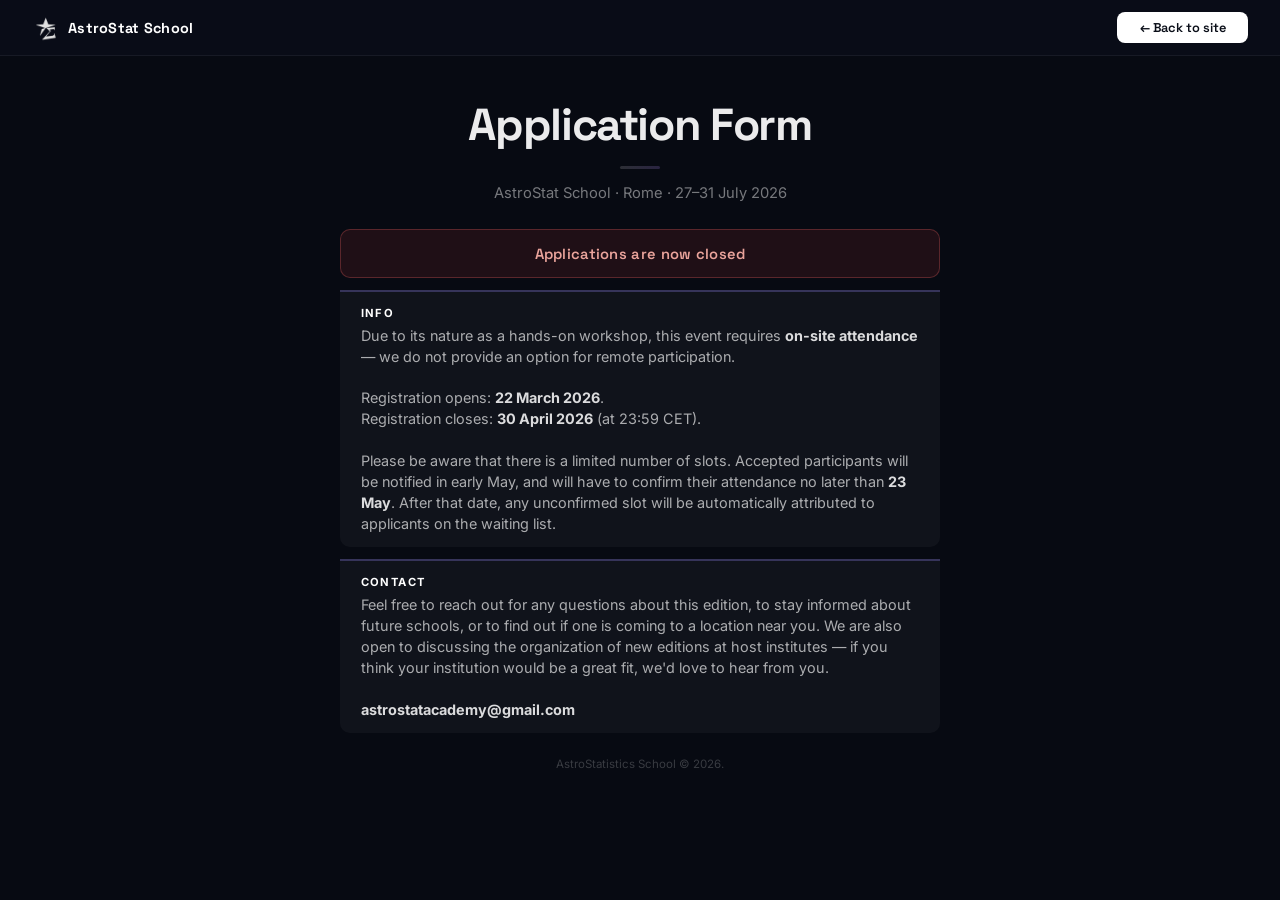
<file: apply-closed.html>
<!DOCTYPE html>
<html lang="en">
<head>
  <meta charset="UTF-8">
  <meta name="viewport" content="width=device-width, initial-scale=1.0">
  <title>Applications Closed — AstroStat School Rome 2026</title>
  <link rel="icon" type="image/png" href="assets/images/school_logo/school_logo_white.png">

  <!-- Google tag (gtag.js) -->
  <script async src="https://www.googletagmanager.com/gtag/js?id=G-J6RE02NFH3"></script>
  <script>
    window.dataLayer = window.dataLayer || [];
    function gtag(){dataLayer.push(arguments);}
    gtag('js', new Date());
    gtag('config', 'G-J6RE02NFH3');
  </script>

  <link rel="preconnect" href="https://fonts.googleapis.com">
  <link rel="preconnect" href="https://fonts.gstatic.com" crossorigin>
  <link href="https://fonts.googleapis.com/css2?family=Space+Grotesk:wght@300;400;500;600;700&family=Inter:wght@300;400;500;600&display=swap" rel="stylesheet">

  <link rel="stylesheet" href="assets/css/base.css">
  <link rel="stylesheet" href="assets/css/nav.css">
  <link rel="stylesheet" href="assets/css/components.css">

  <style>
    .closed-page {
      min-height: 100vh;
      display: flex;
      flex-direction: column;
      align-items: center;
      padding: 6rem 2rem 4rem;
    }
    .closed-page-inner {
      width: 100%;
      max-width: 600px;
    }
    .closed-page h1 {
      font-family: 'Space Grotesk', sans-serif;
      font-size: clamp(1.8rem, 3.5vw, 2.8rem);
      font-weight: 700;
      color: rgba(255, 255, 255, 0.92);
      letter-spacing: -0.03em;
      text-align: center;
    }
    .closed-page h1::after {
      content: '';
      display: block;
      width: 40px;
      height: 3px;
      background: linear-gradient(90deg, rgba(255,255,255,0.3), rgba(180,140,255,0.4));
      border-radius: 2px;
      margin: 0.8rem auto 0;
      opacity: 0.5;
    }
    .closed-page .subtitle {
      font-size: 0.92rem;
      color: rgba(255, 255, 255, 0.45);
      margin-top: 0.8rem;
      line-height: 1.6;
      text-align: center;
    }
    .closed-banner {
      margin-top: 1.5rem;
      padding: 0.9rem 1.3rem;
      background: rgba(200, 60, 60, 0.12);
      border: 1px solid rgba(200, 80, 80, 0.35);
      border-radius: 10px;
      font-family: 'Space Grotesk', sans-serif;
      font-size: 0.92rem;
      font-weight: 600;
      color: rgba(255, 180, 170, 0.9);
      text-align: center;
      letter-spacing: 0.02em;
    }
    .closed-back {
      margin-top: 2rem;
      display: inline-block;
      padding: 0.7rem 2rem;
      background: rgba(255,255,255,0.08);
      border: 1px solid rgba(255,255,255,0.15);
      border-radius: 8px;
      font-family: 'Space Grotesk', sans-serif;
      font-size: 0.85rem;
      font-weight: 600;
      color: rgba(255,255,255,0.75);
      text-decoration: none;
      transition: background 0.25s, color 0.25s;
    }
    .closed-back:hover {
      background: rgba(255,255,255,0.14);
      color: rgba(255,255,255,0.95);
    }
    .apply-footer-meta {
      font-size: 0.72rem;
      color: rgba(255,255,255,0.2);
      margin-top: 1.5rem;
      text-align: center;
    }
    @media(max-width:600px){
      .closed-page{padding:5rem 1.25rem 3rem}
    }
  </style>
</head>
<body>

<!-- NAV -->
<nav class="site-nav visible dark-mode" id="siteNav">
  <div class="nav-brand">
    <img src="assets/images/school_logo/school_logo_white.png" alt="AstroStat School logo" style="height:28px;width:auto">
    AstroStat School
  </div>
  <a href="index.html?skip#about" class="nav-apply">&#8592; Back to site</a>
</nav>

<main class="closed-page">
  <div class="closed-page-inner">

    <h1>Application Form</h1>
    <p class="subtitle">AstroStat School &middot; Rome &middot; 27&ndash;31 July 2026</p>

    <div class="closed-banner">Applications are now closed</div>

    <div style="background:rgba(255,255,255,0.04);border-top:2px solid rgba(124,111,205,0.35);border-radius:0 0 10px 10px;padding:0.8rem 1.3rem;margin-top:0.75rem;font-size:0.9rem;line-height:1.45;color:rgba(255,255,255,0.65);text-align:left"><span style="font-size:0.7rem;font-weight:700;text-transform:uppercase;letter-spacing:0.12em;color:#fff;display:block;margin-bottom:0.3rem">INFO</span>Due to its nature as a hands-on workshop, this event requires <strong style="color:rgba(255,255,255,0.85)">on-site attendance</strong> — we do not provide an option for remote participation.<br><br>Registration opens: <strong style="color:rgba(255,255,255,0.85)">22 March 2026</strong>.<br>Registration closes: <strong style="color:rgba(255,255,255,0.85)">30 April 2026</strong> (at 23:59 CET).<br><br>Please be aware that there is a limited number of slots. Accepted participants will be notified in early May, and will have to confirm their attendance no later than <strong style="color:rgba(255,255,255,0.85)">23 May</strong>. After that date, any unconfirmed slot will be automatically attributed to applicants on the waiting list.</div>

    <div style="background:rgba(255,255,255,0.04);border-top:2px solid rgba(124,111,205,0.35);border-radius:0 0 10px 10px;padding:0.8rem 1.3rem;margin-top:0.75rem;font-size:0.9rem;line-height:1.45;color:rgba(255,255,255,0.65);text-align:left"><span style="font-size:0.7rem;font-weight:700;text-transform:uppercase;letter-spacing:0.12em;color:#fff;display:block;margin-bottom:0.3rem">Contact</span>Feel free to reach out for any questions about this edition, to stay informed about future schools, or to find out if one is coming to a location near you. We are also open to discussing the organization of new editions at host institutes — if you think your institution would be a great fit, we'd love to hear from you.<br><br><strong style="color:rgba(255,255,255,0.85)">astrostatacademy@gmail.com</strong></div>

    <div class="apply-footer-meta">AstroStatistics School &copy; 2026.</div>

  </div>
</main>

</body>
</html>
</file>
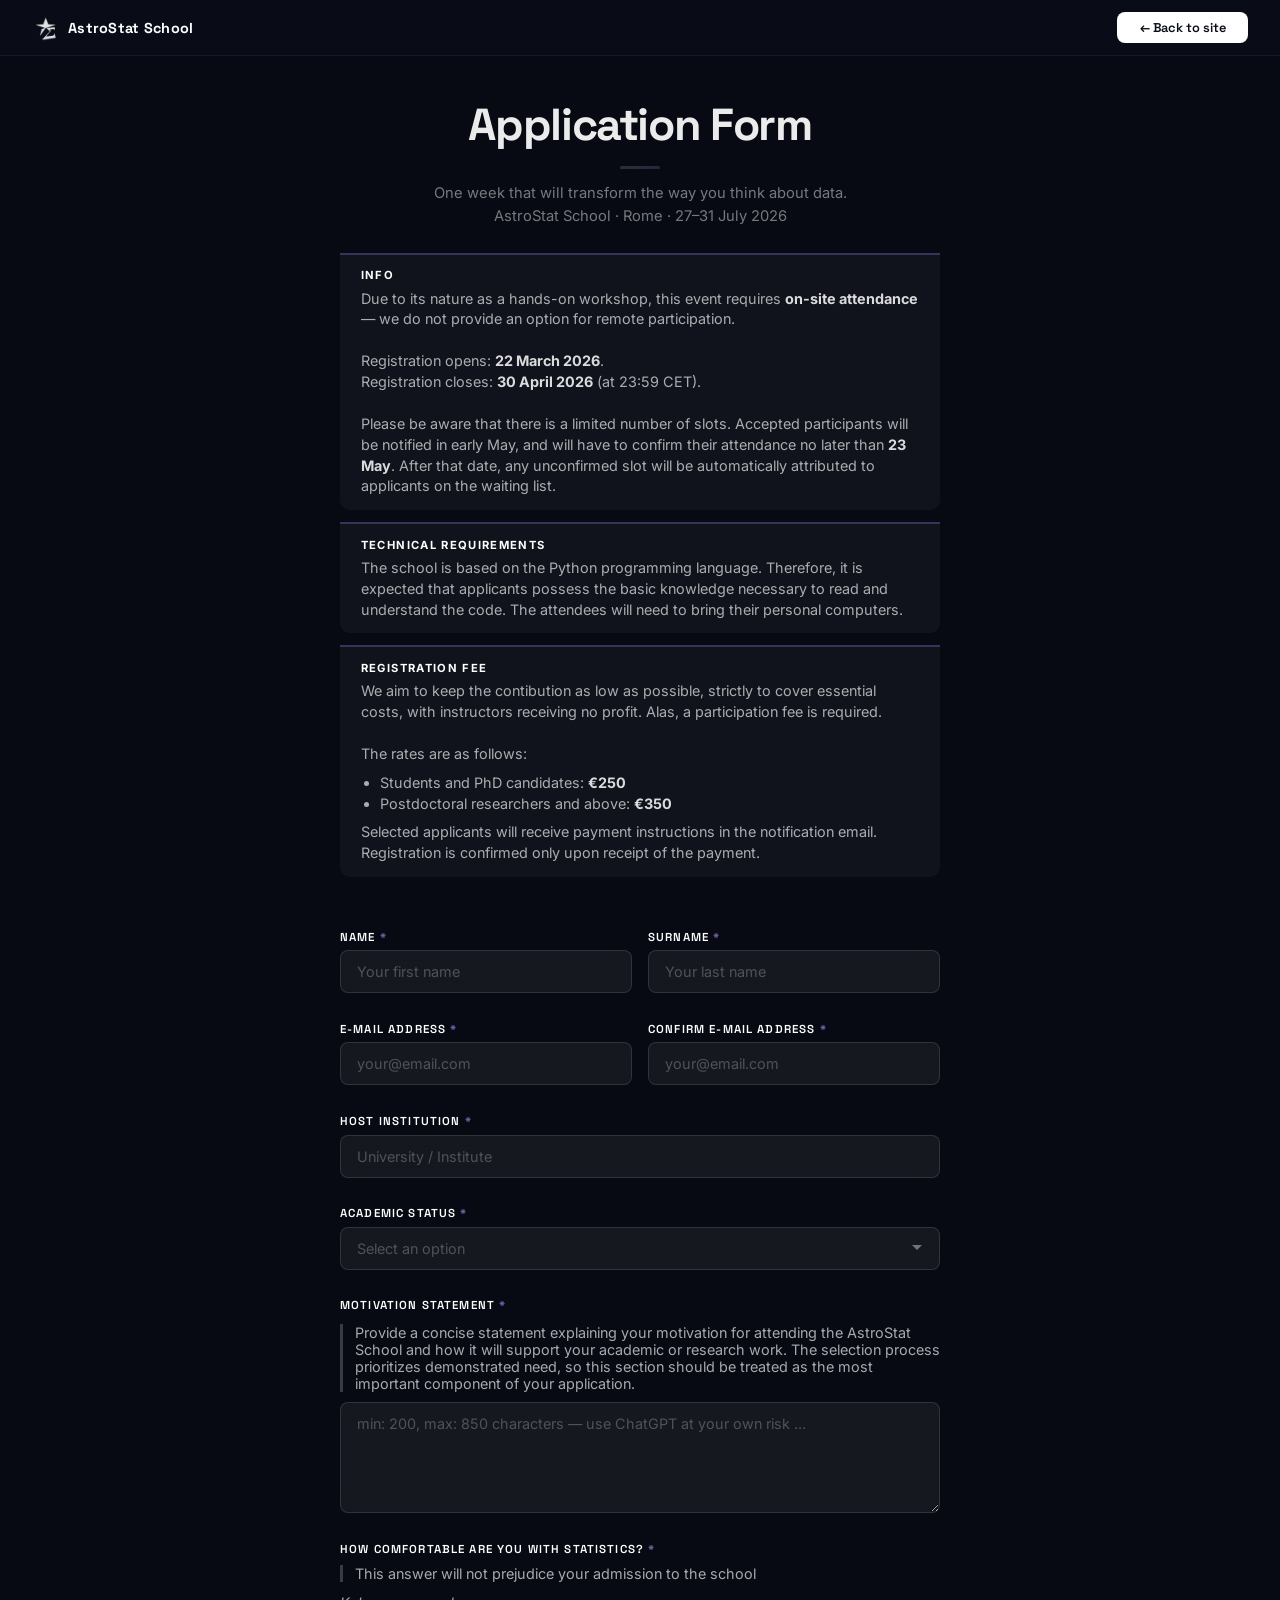
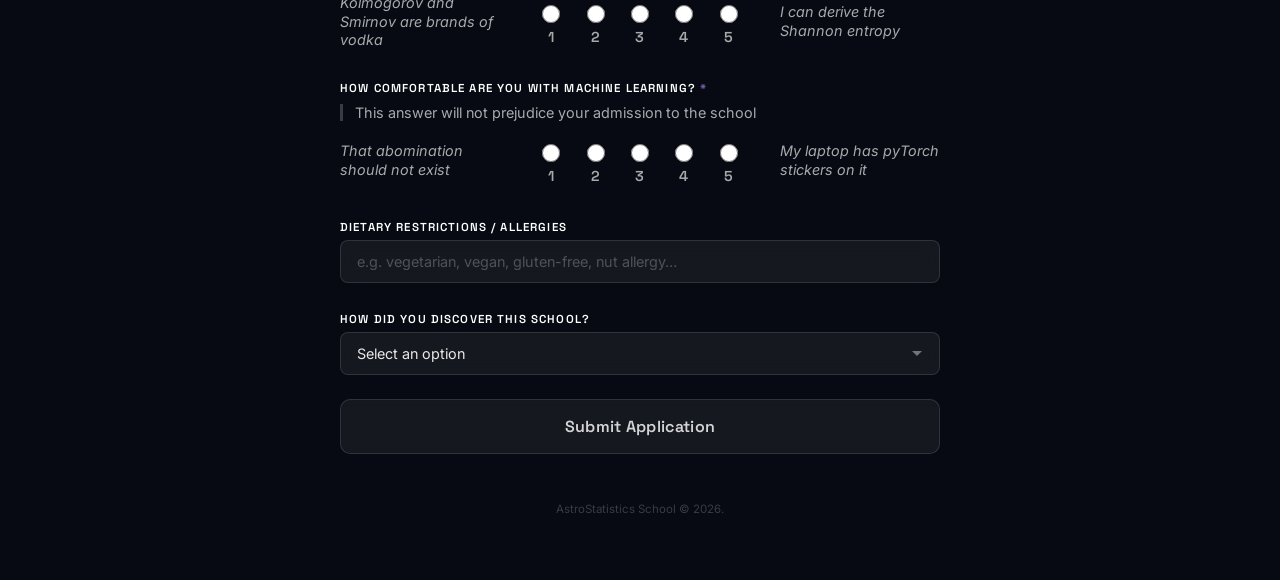
<file: apply.html>
<!DOCTYPE html>
<html lang="en">
<head>
  <meta charset="UTF-8">
  <meta name="viewport" content="width=device-width, initial-scale=1.0">
  <title>Apply — AstroStat School Rome 2026</title>
  <link rel="icon" type="image/png" href="assets/images/school_logo/school_logo_white.png">

  <!-- Google tag (gtag.js) -->
  <script async src="https://www.googletagmanager.com/gtag/js?id=G-J6RE02NFH3"></script>
  <script>
    window.dataLayer = window.dataLayer || [];
    function gtag(){dataLayer.push(arguments);}
    gtag('js', new Date());
    gtag('config', 'G-J6RE02NFH3');
  </script>

  <link rel="preconnect" href="https://fonts.googleapis.com">
  <link rel="preconnect" href="https://fonts.gstatic.com" crossorigin>
  <link href="https://fonts.googleapis.com/css2?family=Space+Grotesk:wght@300;400;500;600;700&family=Inter:wght@300;400;500;600&display=swap" rel="stylesheet">

  <link rel="stylesheet" href="assets/css/base.css">
  <link rel="stylesheet" href="assets/css/nav.css">
  <link rel="stylesheet" href="assets/css/components.css">

  <style>
    .apply-page {
      min-height: 100vh;
      display: flex;
      flex-direction: column;
      align-items: center;
      padding: 6rem 2rem 4rem;
    }
    .apply-page-inner {
      width: 100%;
      max-width: 600px;
    }
    .apply-page h1 {
      font-family: 'Space Grotesk', sans-serif;
      font-size: clamp(1.8rem, 3.5vw, 2.8rem);
      font-weight: 700;
      color: rgba(255, 255, 255, 0.92);
      letter-spacing: -0.03em;
      text-align: center;
    }
    .apply-page h1::after {
      content: '';
      display: block;
      width: 40px;
      height: 3px;
      background: linear-gradient(90deg, rgba(255,255,255,0.3), rgba(180,140,255,0.4));
      border-radius: 2px;
      margin: 0.8rem auto 0;
      opacity: 0.5;
    }
    .apply-page .subtitle {
      font-size: 0.92rem;
      color: rgba(255, 255, 255, 0.45);
      margin-top: 0.8rem;
      line-height: 1.6;
      text-align: center;
    }
    .req { color: rgba(180,140,255,0.7); }
    .radio-group { display: flex; flex-direction: column; gap: 0.45rem; margin-top: 0.4rem; }
    .radio-option { display: flex; align-items: center; gap: 0.55rem; font-family: 'Inter', sans-serif; font-size: 0.9rem; font-weight: 400; text-transform: none; letter-spacing: 0; color: rgba(255,255,255,0.65); cursor: pointer; }
    .radio-option input[type="radio"] { accent-color: rgba(180,140,255,0.8); width: 15px; height: 15px; cursor: pointer; flex-shrink: 0; }
    .radio-option:hover { color: rgba(255,255,255,0.85); }
    .form-group select:invalid, .form-group select option[value=""] { color: rgba(255,255,255,0.25); }
    .scale-note { font-size: 0.9rem; color: rgba(255,255,255,0.65); margin: 0.2rem 0 0.6rem; border-left: 3px solid rgba(255,255,255,0.2); padding-left: 0.75rem; }
    .scale-group { display: flex; align-items: center; justify-content: space-between; gap: 1rem; flex-wrap: wrap; width: 100%; }
    .scale-label-end { font-size: 0.9rem; color: rgba(255,255,255,0.65); line-height: 1.3; flex-shrink: 0; max-width: 160px; font-style: italic; }
    .scale-options { display: flex; align-items: center; flex: 1; justify-content: space-evenly; }
    .scale-option { display: flex; flex-direction: column; align-items: center; gap: 0.3rem; cursor: pointer; }
    .scale-option input[type="radio"] { accent-color: rgba(180,140,255,0.8); width: 18px; height: 18px; cursor: pointer; }
    .scale-option span { font-size: 0.9rem; color: rgba(255,255,255,0.65); }
    .apply-footer-info {
      margin-top: 3rem;
      text-align: center;
    }
    .apply-footer-info .footer-contact { justify-content: center; }
    .apply-footer-meta {
      font-size: 0.72rem;
      color: rgba(255,255,255,0.2);
      margin-top: 1.5rem;
      text-align: center;
    }
    @media(max-width:600px){
      .apply-page{padding:5rem 1.25rem 3rem}
      .scale-group{flex-direction:column;align-items:stretch;gap:0.5rem}
      .scale-label-end{max-width:100%;text-align:left;font-size:0.82rem}
      .scale-options{justify-content:space-evenly;width:100%}
      .radio-group{gap:0.35rem}
    }
  </style>
</head>
<body>

<!-- NAV -->
<nav class="site-nav visible dark-mode" id="siteNav">
  <div class="nav-brand">
    <img src="assets/images/school_logo/school_logo_white.png" alt="AstroStat School logo" style="height:28px;width:auto">
    AstroStat School
  </div>
  <a href="index.html?skip#about" class="nav-apply">&#8592; Back to site</a>
</nav>

<main class="apply-page">
  <div class="apply-page-inner">

    <h1>Application Form</h1>
    <p class="subtitle">One week that will transform the way you think about data.<br>AstroStat School &middot; Rome &middot; 27&ndash;31 July 2026</p>

    <div style="background:rgba(255,255,255,0.04);border-top:2px solid rgba(124,111,205,0.35);border-radius:0 0 10px 10px;padding:0.8rem 1.3rem;margin-top:1.5rem;font-size:0.9rem;line-height:1.45;color:rgba(255,255,255,0.65);text-align:left"><span style="font-size:0.7rem;font-weight:700;text-transform:uppercase;letter-spacing:0.12em;color:#fff;display:block;margin-bottom:0.3rem">INFO</span>Due to its nature as a hands-on workshop, this event requires <strong style="color:rgba(255,255,255,0.85)">on-site attendance</strong> — we do not provide an option for remote participation.</strong><br><br>Registration opens: <strong style="color:rgba(255,255,255,0.85)">22 March 2026</strong>.<br>Registration closes: <strong style="color:rgba(255,255,255,0.85)">30 April 2026</strong> (at 23:59 CET).<br><br>Please be aware that there is a limited number of slots. Accepted participants will be notified in early May, and will have to confirm their attendance no later than <strong style="color:rgba(255,255,255,0.85)">23 May</strong>. After that date, any unconfirmed slot will be automatically attributed to applicants on the waiting list.</div>

    <div style="background:rgba(255,255,255,0.04);border-top:2px solid rgba(124,111,205,0.35);border-radius:0 0 10px 10px;padding:0.8rem 1.3rem;margin-top:0.75rem;font-size:0.9rem;line-height:1.45;color:rgba(255,255,255,0.65);text-align:left"><span style="font-size:0.7rem;font-weight:700;text-transform:uppercase;letter-spacing:0.12em;color:#fff;display:block;margin-bottom:0.3rem">Technical Requirements</span>The school is based on the Python programming language. Therefore, it is expected that applicants possess the basic knowledge necessary to read and understand the code. The attendees will need to bring their personal computers.</div>

    <div style="background:rgba(255,255,255,0.04);border-top:2px solid rgba(124,111,205,0.35);border-radius:0 0 10px 10px;padding:0.8rem 1.3rem;margin-top:0.75rem;font-size:0.9rem;line-height:1.45;color:rgba(255,255,255,0.65);text-align:left"><span style="font-size:0.7rem;font-weight:700;text-transform:uppercase;letter-spacing:0.12em;color:#fff;display:block;margin-bottom:0.3rem">Registration Fee</span>We aim to keep the contibution as low as possible, strictly to cover essential costs, with instructors receiving no profit. Alas, a participation fee is required.<br><br>The rates are as follows:<ul style="margin:0.5rem 0 0.5rem 1.2rem;padding:0"><li>Students and PhD candidates: <strong style="color:rgba(255,255,255,0.85)">€250</strong></li><li>Postdoctoral researchers and above: <strong style="color:rgba(255,255,255,0.85)">€350</strong></li></ul>Selected applicants will receive payment instructions in the notification email. Registration is confirmed only upon receipt of the payment.</div>

    <form class="apply-form" id="applyForm" onsubmit="handleSubmit(event)" novalidate style="margin-top:2.5rem">

      <!-- Name -->
      <div class="form-row">
        <div class="form-group"><label for="firstName">Name <span class="req">*</span></label><input type="text" id="firstName" name="entry.905896922" placeholder="Your first name" required></div>
        <div class="form-group"><label for="lastName">Surname <span class="req">*</span></label><input type="text" id="lastName" name="entry.23336066" placeholder="Your last name" required></div>
      </div>

      <!-- Email + Confirm Email -->
      <div class="form-row">
        <div class="form-group"><label for="email">E-mail address <span class="req">*</span></label><input type="email" id="email" name="entry.312559857" placeholder="your@email.com" required></div>
        <div class="form-group"><label for="emailConfirm">Confirm e-mail address <span class="req">*</span></label><input type="email" id="emailConfirm" placeholder="your@email.com" required></div>
      </div>

      <!-- Institution -->
      <div class="form-row">
        <div class="form-group full"><label for="institution">Host Institution <span class="req">*</span></label><input type="text" id="institution" name="entry.1524207113" placeholder="University / Institute" required></div>
      </div>

      <!-- Academic Status -->
      <div class="form-row">
        <div class="form-group full">
          <label>Academic Status <span class="req">*</span></label>
          <select name="entry.997962685" required>
            <option value="" disabled selected style="color:rgba(255,255,255,0.25)">Select an option</option>
            <option value="Undergraduate">Undergraduate</option>
            <option value="Masters Student">Masters Student</option>
            <option value="PhD Student">PhD Student</option>
            <option value="Postdoc">Postdoc</option>
            <option value="Professor">Professor</option>
            <option value="Other">Other</option>
          </select>
        </div>
      </div>

      <!-- Motivation -->
      <div class="form-row">
        <div class="form-group full">
          <label for="motivation">Motivation Statement <span class="req">*</span></label>
          <p class="form-hint" style="margin-bottom:0.6rem">Provide a concise statement explaining your motivation for attending the AstroStat School and how it will support your academic or research work. The selection process prioritizes demonstrated need, so this section should be treated as the most important component of your application.</p>
          <textarea id="motivation" name="entry.1115227041" rows="5" placeholder="min: 200, max: 850 characters — use ChatGPT at your own risk ..." required></textarea>
          <p id="motivationWarning" style="display:none;color:rgba(255,100,100,0.85);font-size:0.82rem;margin-top:0.4rem">Please write at least 200 characters (currently <span id="motivationCount">0</span>).</p>
        </div>
      </div>

      <!-- Statistics comfort -->
      <div class="form-row">
        <div class="form-group full">
          <label>How comfortable are you with statistics? <span class="req">*</span></label>
          <p class="scale-note">This answer will not prejudice your admission to the school</p>
          <div class="scale-group">
            <span class="scale-label-end">Kolmogorov and Smirnov are brands of vodka</span>
            <div class="scale-options">
              <label class="scale-option"><input type="radio" name="entry.862831493" value="1"><span>1</span></label>
              <label class="scale-option"><input type="radio" name="entry.862831493" value="2"><span>2</span></label>
              <label class="scale-option"><input type="radio" name="entry.862831493" value="3"><span>3</span></label>
              <label class="scale-option"><input type="radio" name="entry.862831493" value="4"><span>4</span></label>
              <label class="scale-option"><input type="radio" name="entry.862831493" value="5"><span>5</span></label>
            </div>
            <span class="scale-label-end">I can derive the Shannon entropy</span>
          </div>
        </div>
      </div>

      <!-- ML comfort -->
      <div class="form-row">
        <div class="form-group full">
          <label>How comfortable are you with machine learning? <span class="req">*</span></label>
          <p class="scale-note">This answer will not prejudice your admission to the school</p>
          <div class="scale-group">
            <span class="scale-label-end">That abomination should not exist</span>
            <div class="scale-options">
              <label class="scale-option"><input type="radio" name="entry.84965604" value="1"><span>1</span></label>
              <label class="scale-option"><input type="radio" name="entry.84965604" value="2"><span>2</span></label>
              <label class="scale-option"><input type="radio" name="entry.84965604" value="3"><span>3</span></label>
              <label class="scale-option"><input type="radio" name="entry.84965604" value="4"><span>4</span></label>
              <label class="scale-option"><input type="radio" name="entry.84965604" value="5"><span>5</span></label>
            </div>
            <span class="scale-label-end">My laptop has pyTorch stickers on it</span>
          </div>
        </div>
      </div>

      <!-- Dietary restrictions -->
      <div class="form-row">
        <div class="form-group full">
          <label for="dietary">Dietary Restrictions / Allergies</label>
          <input type="text" id="dietary" name="entry.1070820235" placeholder="e.g. vegetarian, vegan, gluten-free, nut allergy…">
        </div>
      </div>

      <!-- How did you discover -->
      <div class="form-row">
        <div class="form-group full">
          <label>How did you discover this School?</label>
          <select name="entry.1156303946">
            <option value="" disabled selected>Select an option</option>
            <option value="Canadian Astronomy Data Centre (CADC) meeting list">Canadian Astronomy Data Centre (CADC) meeting list</option>
            <option value="Mailing list/supervisor/collaborator">Mailing list/supervisor/collaborator</option>
            <option value="Previous attendants">Previous attendants</option>
            <option value="Casually encountered the website/github repo">Casually encountered the website/github repo</option>
            <option value="Social media">Social media</option>
            <option value="TikTok (yes, this can prejudice your admission to the school)">TikTok (yes, this can prejudice your admission to the school)</option>
          </select>
        </div>
      </div>

      <button type="submit" class="btn-submit">Submit Application</button>
    </form>

    <div class="apply-footer-info">
<div class="apply-footer-meta">AstroStatistics School &copy; 2026.</div>
    </div>

  </div>
</main>

<div id="submitModal" style="display:none;position:fixed;inset:0;background:rgba(0,0,0,0.7);z-index:1000;align-items:center;justify-content:center;">
  <div style="background:rgba(255,255,255,0.06);border:1px solid rgba(255,255,255,0.12);border-radius:10px;padding:2.5rem 2rem;max-width:600px;width:90%;text-align:center;backdrop-filter:blur(10px);">
<h2 style="font-family:'Space Grotesk',sans-serif;color:rgba(255,255,255,0.9);margin-bottom:1.25rem">Your application has been submitted.</h2>
    <p style="color:rgba(255,255,255,0.65);font-size:0.95rem;line-height:1.6;margin-bottom:0.75rem">You will receive a confirmation email (please check your spam folder).</p>
    <p style="color:rgba(255,255,255,0.65);font-size:0.95rem;line-height:1.6">If you have not received a response by the first week of May, please contact us via email.</p>
    <button onclick="window.location.href='index.html?skip#about'" style="margin-top:2rem;padding:0.6rem 1.8rem;background:rgba(255,255,255,0.1);border:1px solid rgba(255,255,255,0.25);border-radius:6px;color:rgba(255,255,255,0.85);font-size:0.9rem;cursor:pointer;">Close</button>
  </div>
</div>

<script>
  document.getElementById('applyForm').addEventListener('input', function(e) {
    if (e.target.type === 'radio') {
      var scaleGroup = e.target.closest('.scale-group');
      if (scaleGroup) scaleGroup.classList.remove('field-error-group');
    } else if (e.target.id === 'motivation') {
      var len = e.target.value.length;
      document.getElementById('motivationCount').textContent = len;
      if (len >= 200) {
        e.target.classList.remove('field-error');
        document.getElementById('motivationWarning').style.display = 'none';
      } else if (e.target.classList.contains('field-error')) {
        document.getElementById('motivationWarning').style.display = 'block';
      }
    } else if (e.target.classList.contains('field-error') && e.target.value.trim()) {
      e.target.classList.remove('field-error');
      // If one email field is corrected, re-check match and clear the other if they now match
      if (e.target.id === 'email' || e.target.id === 'emailConfirm') {
        var emailEl = document.getElementById('email');
        var emailConfirmEl = document.getElementById('emailConfirm');
        if (emailEl.value === emailConfirmEl.value) {
          emailEl.classList.remove('field-error');
          emailConfirmEl.classList.remove('field-error');
        }
      }
    }
  });

  function handleSubmit(e) {
    e.preventDefault();
    var form = document.getElementById('applyForm');

    // Validate required fields
    var valid = true;
    form.querySelectorAll('input[required], select[required], textarea[required]').forEach(function(el) {
      el.classList.remove('field-error');
      if (!el.value.trim() || (el.type === 'email' && !/^[^\s@]+@[^\s@]+\.[^\s@]+$/.test(el.value))) {
        el.classList.add('field-error');
        valid = false;
      }
    });

    // Validate motivation minimum length
    var motivationEl = document.getElementById('motivation');
    var motivationWarning = document.getElementById('motivationWarning');
    if (motivationEl.value.length < 200) {
      motivationEl.classList.add('field-error');
      document.getElementById('motivationCount').textContent = motivationEl.value.length;
      motivationWarning.style.display = 'block';
      valid = false;
    } else {
      motivationWarning.style.display = 'none';
    }

    // Validate email match
    var emailEl = document.getElementById('email');
    var emailConfirmEl = document.getElementById('emailConfirm');
    if (emailEl.value !== emailConfirmEl.value) {
      emailEl.classList.add('field-error');
      emailConfirmEl.classList.add('field-error');
      valid = false;
    }

    // Validate required radio groups
    ['entry.862831493', 'entry.84965604'].forEach(function(name) {
      var group = form.querySelectorAll('input[name="' + name + '"]');
      var checked = Array.from(group).some(function(r) { return r.checked; });
      var scaleGroup = group[0].closest('.scale-group');
      if (checked) {
        scaleGroup.classList.remove('field-error-group');
      } else {
        scaleGroup.classList.add('field-error-group');
        valid = false;
      }
    });

    if (!valid) {
      var first = form.querySelector('.field-error, .field-error-group');
      if (first) first.scrollIntoView({behavior:'smooth', block:'center'});
      return;
    }

    var btn = form.querySelector('.btn-submit');
    btn.textContent = 'Submitting…';
    btn.disabled = true;

    fetch('https://script.google.com/macros/s/AKfycbxTbAPVCa2yDKgVzuaMKPwKBCwx0oPcMBgxEjEs3soWmSv6iymlm5QIG2o-sEA69NU/exec', {
      method: 'POST',
      body: new FormData(form)
    }).then(function() {
      btn.textContent = 'Submit Application';
      btn.disabled = false;
      document.getElementById('submitModal').style.display = 'flex';
    }).catch(function() {
      btn.textContent = 'Submit Application';
      btn.disabled = false;
      alert('Something went wrong, please try again.');
    });
  }
</script>
</body>
</html>
</file>
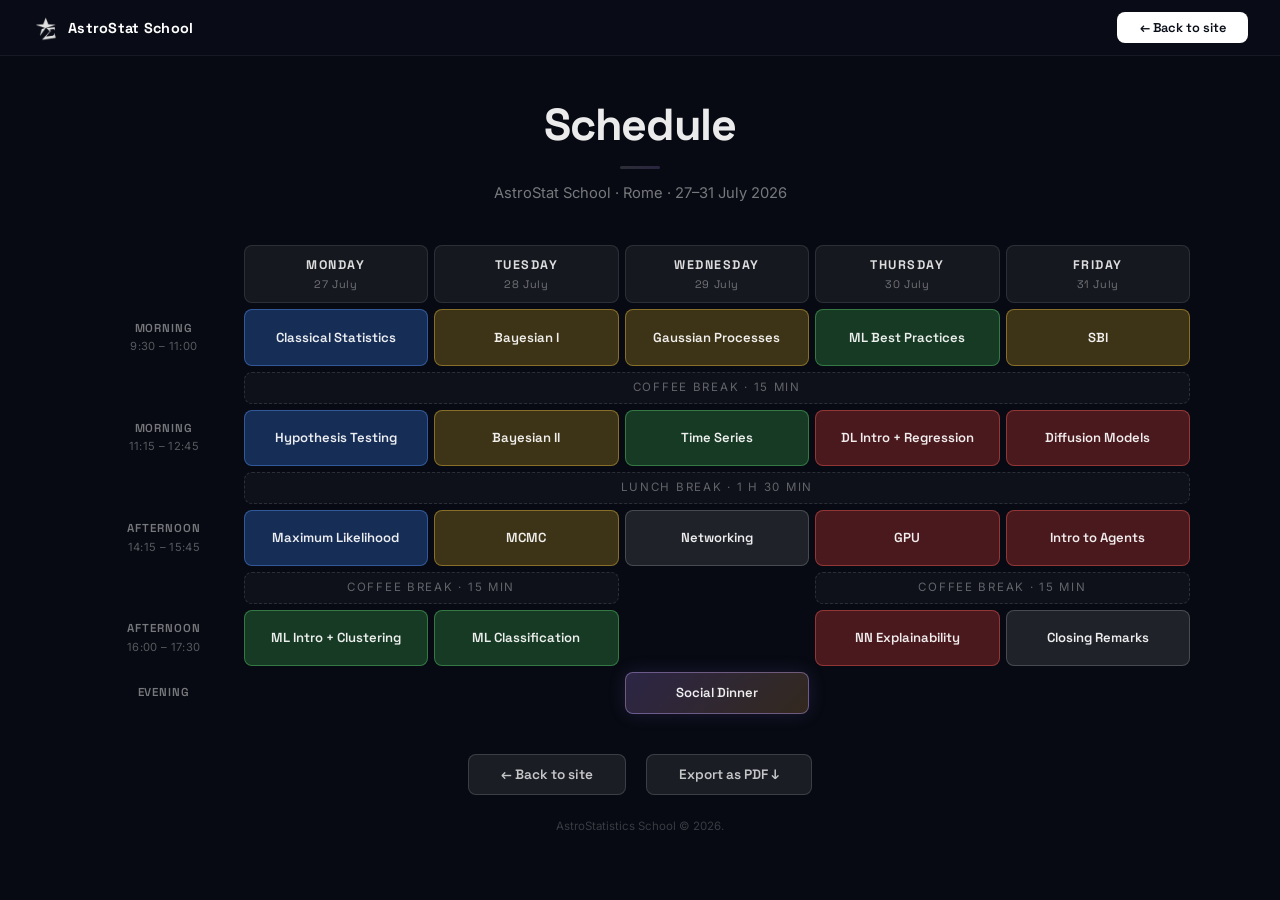
<file: schedule.html>
<!DOCTYPE html>
<html lang="en">
<head>
  <meta charset="UTF-8">
  <meta name="viewport" content="width=device-width, initial-scale=1.0">
  <title>Schedule — AstroStat School Rome 2026</title>
  <link rel="icon" type="image/png" href="assets/images/school_logo/school_logo_white.png">

  <!-- Google tag (gtag.js) -->
  <script async src="https://www.googletagmanager.com/gtag/js?id=G-J6RE02NFH3"></script>
  <script>
    window.dataLayer = window.dataLayer || [];
    function gtag(){dataLayer.push(arguments);}
    gtag('js', new Date());
    gtag('config', 'G-J6RE02NFH3');
  </script>

  <link rel="preconnect" href="https://fonts.googleapis.com">
  <link rel="preconnect" href="https://fonts.gstatic.com" crossorigin>
  <link href="https://fonts.googleapis.com/css2?family=Space+Grotesk:wght@300;400;500;600;700&family=Inter:wght@300;400;500;600&display=swap" rel="stylesheet">

  <link rel="stylesheet" href="assets/css/base.css">
  <link rel="stylesheet" href="assets/css/nav.css">
  <link rel="stylesheet" href="assets/css/components.css">

  <style>
    .schedule-page {
      min-height: 100vh;
      display: flex;
      flex-direction: column;
      align-items: center;
      padding: 6rem 2rem 4rem;
    }
    .schedule-page-inner {
      width: 100%;
      max-width: 1100px;
    }
    .schedule-page h1 {
      font-family: 'Space Grotesk', sans-serif;
      font-size: clamp(1.8rem, 3.5vw, 2.8rem);
      font-weight: 700;
      color: rgba(255, 255, 255, 0.92);
      letter-spacing: -0.03em;
      text-align: center;
    }
    .schedule-page h1::after {
      content: '';
      display: block;
      width: 40px;
      height: 3px;
      background: linear-gradient(90deg, rgba(255,255,255,0.3), rgba(180,140,255,0.4));
      border-radius: 2px;
      margin: 0.8rem auto 0;
      opacity: 0.5;
    }
    .schedule-page .subtitle {
      font-size: 0.92rem;
      color: rgba(255, 255, 255, 0.45);
      margin-top: 0.8rem;
      line-height: 1.6;
      text-align: center;
    }

    /* ===== GRID ===== */
    .schedule-grid {
      margin-top: 2.5rem;
      display: grid;
      grid-template-columns: minmax(110px, 0.8fr) repeat(5, 1fr);
      gap: 6px;
    }
    .sch-cell {
      border-radius: 8px;
      padding: 0.7rem 0.8rem;
      font-size: 0.82rem;
      line-height: 1.35;
      display: flex;
      flex-direction: column;
      justify-content: center;
    }
    .sch-day {
      font-family: 'Space Grotesk', sans-serif;
      font-weight: 700;
      font-size: 0.78rem;
      text-transform: uppercase;
      letter-spacing: 0.12em;
      color: rgba(255,255,255,0.85);
      text-align: center;
      background: rgba(255,255,255,0.06);
      border: 1px solid rgba(255,255,255,0.1);
    }
    .sch-day span {
      display: block;
      font-weight: 400;
      font-size: 0.68rem;
      letter-spacing: 0.05em;
      color: rgba(255,255,255,0.4);
      margin-top: 0.15rem;
      text-transform: none;
    }
    .sch-label {
      font-family: 'Space Grotesk', sans-serif;
      font-size: 0.72rem;
      font-weight: 600;
      text-transform: uppercase;
      letter-spacing: 0.08em;
      color: rgba(255,255,255,0.45);
      justify-content: center;
      align-items: center;
      text-align: center;
    }
    .sch-topic {
      font-family: 'Space Grotesk', sans-serif;
      font-weight: 600;
      color: rgba(255,255,255,0.92);
      text-align: center;
      align-items: center;
      border: 1px solid transparent;
      position: relative;
      overflow: hidden;
      cursor: default;
    }
    .sch-teacher {
      position: absolute;
      inset: 0;
      display: flex;
      align-items: center;
      justify-content: center;
      padding: 0.4rem 0.6rem;
      background: rgba(7,10,18,0.88);
      backdrop-filter: blur(3px);
      font-size: 0.74rem;
      font-weight: 500;
      font-family: 'Inter', sans-serif;
      color: rgba(255,255,255,0.9);
      text-align: center;
      line-height: 1.3;
      opacity: 0;
      transition: opacity 0.22s ease;
      pointer-events: none;
    }
    .sch-topic:hover .sch-teacher { opacity: 1; }

    /* Networking: expanding popover */
    .sch-topic--net { overflow: visible; }
    .sch-net-pop {
      position: absolute;
      left: 50%;
      top: 50%;
      transform: translate(-50%, -50%) scale(0.55);
      width: min(380px, 82vw);
      background: rgba(12, 16, 28, 0.97);
      border: 1px solid rgba(255,255,255,0.18);
      border-radius: 12px;
      padding: 1.1rem 1.3rem;
      box-shadow: 0 10px 40px rgba(0,0,0,0.65);
      opacity: 0;
      pointer-events: none;
      transition: opacity 0.25s ease, transform 0.25s ease;
      z-index: 30;
      font-family: 'Inter', sans-serif;
      font-weight: 400;
      font-size: 0.78rem;
      color: rgba(255,255,255,0.75);
      line-height: 1.55;
      text-align: left;
    }
    .sch-topic--net:hover { z-index: 40; }
    .sch-topic--net:hover .sch-net-pop {
      opacity: 1;
      transform: translate(-50%, -50%) scale(1);
    }
    .sch-net-pop--small {
      width: auto;
      white-space: nowrap;
      text-align: center;
      padding: 0.8rem 1.2rem;
    }
    .sch-net-teachers {
      font-family: 'Space Grotesk', sans-serif;
      font-weight: 600;
      font-size: 0.85rem;
      color: rgba(255,255,255,0.92);
      line-height: 1.4;
      margin-bottom: 0.6rem;
      padding-bottom: 0.6rem;
      border-bottom: 1px solid rgba(255,255,255,0.12);
    }
    .sch-net-teachers em {
      display: block;
      margin-top: 0.4rem;
      font-weight: 400;
      font-style: italic;
      color: rgba(255,255,255,0.6);
    }
    .sch-net-optional {
      margin-top: 0.6rem;
      font-style: italic;
      color: rgba(255,255,255,0.5);
    }
    .sch-time {
      display: block;
      font-family: 'Inter', sans-serif;
      font-weight: 400;
      font-size: 0.7rem;
      letter-spacing: 0.03em;
      text-transform: none;
      color: rgba(255,255,255,0.32);
      margin-top: 0.2rem;
    }
    .sch-empty { background: transparent; }
    .sch-break {
      grid-column: 2 / -1;
      background: rgba(255,255,255,0.03);
      border: 1px dashed rgba(255,255,255,0.12);
      color: rgba(255,255,255,0.35);
      font-size: 0.72rem;
      text-transform: uppercase;
      letter-spacing: 0.15em;
      text-align: center;
      align-items: center;
      padding: 0.45rem;
    }

    /* topic color families (echoing the planning board) */
    .c-stats   { background: rgba(60, 130, 245, 0.30); border-color: rgba(90, 155, 255, 0.40); }
    .c-bayes   { background: rgba(235, 185, 40, 0.24); border-color: rgba(245, 200, 70, 0.40); }
    .c-ml      { background: rgba(70, 195, 90, 0.26); border-color: rgba(95, 215, 115, 0.40); }
    .c-dl      { background: rgba(230, 65, 60, 0.30); border-color: rgba(245, 95, 90, 0.42); }
    .c-misc    { background: rgba(255, 255, 255, 0.10); border-color: rgba(255,255,255,0.18); }
    .c-dinner  {
      background: linear-gradient(135deg, rgba(180, 140, 255, 0.22), rgba(255, 180, 90, 0.18));
      border-color: rgba(200, 170, 255, 0.4);
      box-shadow: 0 0 18px rgba(160, 120, 255, 0.15);
    }

    /* ===== MOBILE: stack by day ===== */
    @media (max-width: 760px) {
      .schedule-page { padding: 5rem 1.25rem 3rem; }
      .schedule-grid { display: none; }
      .schedule-days-mobile { display: block; margin-top: 2rem; }
      .sch-mob-day {
        margin-bottom: 1.6rem;
      }
      .sch-mob-day h3 {
        font-family: 'Space Grotesk', sans-serif;
        font-size: 0.85rem;
        text-transform: uppercase;
        letter-spacing: 0.15em;
        color: rgba(255,255,255,0.85);
        border-bottom: 1px solid rgba(255,255,255,0.12);
        padding-bottom: 0.4rem;
        margin-bottom: 0.7rem;
      }
      .sch-mob-day h3 span { color: rgba(255,255,255,0.4); font-weight: 400; letter-spacing: 0.05em; text-transform: none; }
      .sch-mob-row {
        display: flex;
        align-items: center;
        gap: 0.7rem;
        margin-bottom: 0.45rem;
      }
      .sch-mob-session {
        flex: 0 0 92px;
        font-size: 0.62rem;
        text-transform: uppercase;
        letter-spacing: 0.06em;
        color: rgba(255,255,255,0.4);
      }
      .sch-mob-topic {
        flex: 1;
        border-radius: 7px;
        border: 1px solid transparent;
        padding: 0.55rem 0.8rem;
        font-family: 'Space Grotesk', sans-serif;
        font-size: 0.82rem;
        font-weight: 600;
        color: rgba(255,255,255,0.92);
      }
      .sch-mob-time {
        display: block;
        font-size: 0.62rem;
        letter-spacing: 0.02em;
        color: rgba(255,255,255,0.3);
        margin-top: 0.1rem;
      }
      .sch-mob-teacher {
        display: block;
        font-family: 'Inter', sans-serif;
        font-size: 0.68rem;
        font-weight: 400;
        color: rgba(255,255,255,0.55);
        margin-top: 0.15rem;
      }
      .sch-mob-netdesc {
        display: block;
        font-family: 'Inter', sans-serif;
        font-size: 0.7rem;
        font-weight: 400;
        color: rgba(255,255,255,0.6);
        line-height: 1.5;
        margin-top: 0.5rem;
        padding-top: 0.5rem;
        border-top: 1px solid rgba(255,255,255,0.1);
      }
      .sch-mob-teacher em {
        display: block;
        margin-top: 0.25rem;
        font-style: italic;
        color: rgba(255,255,255,0.4);
      }
      .sch-mob-netdesc em { color: rgba(255,255,255,0.45); }
    }
    @media (min-width: 761px) {
      .schedule-days-mobile { display: none; }
    }

    .schedule-back {
      margin-top: 2.5rem;
      display: inline-block;
      padding: 0.7rem 2rem;
      background: rgba(255,255,255,0.08);
      border: 1px solid rgba(255,255,255,0.15);
      border-radius: 8px;
      font-family: 'Space Grotesk', sans-serif;
      font-size: 0.85rem;
      font-weight: 600;
      color: rgba(255,255,255,0.75);
      text-decoration: none;
      transition: background 0.25s, color 0.25s;
    }
    .schedule-back:hover {
      background: rgba(255,255,255,0.14);
      color: rgba(255,255,255,0.95);
    }
    .schedule-footer-meta {
      font-size: 0.72rem;
      color: rgba(255,255,255,0.2);
      margin-top: 1.5rem;
      text-align: center;
    }
    .schedule-actions { text-align: center; }
    .schedule-actions .schedule-back { margin: 2.5rem 0.5rem 0; cursor: pointer; }

    /* ===== PRINT (landscape PDF export) ===== */
    @media print {
      @page { size: A4 landscape; margin: 0; }
      body { background: #fff !important; }
      .site-nav, .schedule-actions, .schedule-days-mobile, .schedule-footer-meta { display: none !important; }
      .schedule-page { padding: 10mm 12mm; min-height: auto; }
      .schedule-page-inner { max-width: none; }
      .schedule-page h1 { color: #0a0e18; font-size: 1.6rem; }
      .schedule-page .subtitle { color: rgba(10,14,24,0.55); margin-top: 0.3rem; }
      .schedule-grid { display: grid !important; margin-top: 1.2rem; gap: 4px;
        -webkit-print-color-adjust: exact; print-color-adjust: exact; }
      .sch-cell { padding: 0.45rem 0.5rem; font-size: 0.72rem; }
      .sch-day { color: #0a0e18; background: rgba(10,14,24,0.06); border-color: rgba(10,14,24,0.15); }
      .sch-day span { color: rgba(10,14,24,0.5); }
      .sch-label { color: rgba(10,14,24,0.6); }
      .sch-time { color: rgba(10,14,24,0.45); }
      .sch-topic { color: #0a0e18; overflow: visible; }
      .sch-break { color: rgba(10,14,24,0.5); background: rgba(10,14,24,0.03); border-color: rgba(10,14,24,0.2); }
      /* hide teacher names and hover popovers */
      .sch-teacher, .sch-net-pop { display: none; }
      .c-misc { background: rgba(10,14,24,0.07); border-color: rgba(10,14,24,0.18); }
      .c-dinner { box-shadow: none; }
    }
  </style>
</head>
<body>

<!-- NAV -->
<nav class="site-nav visible dark-mode" id="siteNav">
  <div class="nav-brand">
    <img src="assets/images/school_logo/school_logo_white.png" alt="AstroStat School logo" style="height:28px;width:auto">
    AstroStat School
  </div>
  <a href="index.html?skip#schedule" class="nav-apply">&#8592; Back to site</a>
</nav>

<main class="schedule-page">
  <div class="schedule-page-inner">

    <h1>Schedule</h1>
    <p class="subtitle">AstroStat School &middot; Rome &middot; 27&ndash;31 July 2026</p>

    <!-- ===== DESKTOP GRID ===== -->
    <div class="schedule-grid">
      <div class="sch-cell sch-empty"></div>
      <div class="sch-cell sch-day">Monday<span>27 July</span></div>
      <div class="sch-cell sch-day">Tuesday<span>28 July</span></div>
      <div class="sch-cell sch-day">Wednesday<span>29 July</span></div>
      <div class="sch-cell sch-day">Thursday<span>30 July</span></div>
      <div class="sch-cell sch-day">Friday<span>31 July</span></div>

      <div class="sch-cell sch-label">Morning<span class="sch-time">9:30 &ndash; 11:00</span></div>
      <div class="sch-cell sch-topic c-stats">Classical Statistics<span class="sch-teacher">Konstantinos Kovlakas</span></div>
      <div class="sch-cell sch-topic c-bayes">Bayesian I<span class="sch-teacher">Giorgos Vernardos</span></div>
      <div class="sch-cell sch-topic c-bayes">Gaussian Processes<span class="sch-teacher">Paolo Bonfini</span></div>
      <div class="sch-cell sch-topic c-ml">ML Best Practices<span class="sch-teacher">Grigoris Maravelias</span></div>
      <div class="sch-cell sch-topic c-bayes">SBI<span class="sch-teacher">Giorgos Vernardos</span></div>

      <div class="sch-cell sch-label"></div>
      <div class="sch-cell sch-break">Coffee break &middot; 15 min</div>

      <div class="sch-cell sch-label">Morning<span class="sch-time">11:15 &ndash; 12:45</span></div>
      <div class="sch-cell sch-topic c-stats">Hypothesis Testing<span class="sch-teacher">Paolo Bonfini</span></div>
      <div class="sch-cell sch-topic c-bayes">Bayesian II<span class="sch-teacher">Giorgos Vernardos</span></div>
      <div class="sch-cell sch-topic c-ml">Time Series<span class="sch-teacher">Nikolas Vasilas</span></div>
      <div class="sch-cell sch-topic c-dl">DL Intro + Regression<span class="sch-teacher">Grigoris Maravelias</span></div>
      <div class="sch-cell sch-topic c-dl">Diffusion Models<span class="sch-teacher">Grigoris Maravelias</span></div>

      <div class="sch-cell sch-label"></div>
      <div class="sch-cell sch-break">Lunch break &middot; 1 h 30 min</div>

      <div class="sch-cell sch-label">Afternoon<span class="sch-time">14:15 &ndash; 15:45</span></div>
      <div class="sch-cell sch-topic c-stats">Maximum Likelihood<span class="sch-teacher">Konstantinos Kovlakas</span></div>
      <div class="sch-cell sch-topic c-bayes">MCMC<span class="sch-teacher">Konstantinos Kovlakas</span></div>
      <div class="sch-cell sch-topic c-misc sch-topic--net">Networking
        <div class="sch-net-pop">
          <div class="sch-net-teachers">Erika Korb<br>Konstantinos Kovlakas<br>Paolo Bonfini<em>coordination: Giorgos Vernardos</em></div>
          <p>In this session, our lecturers will share real-life professional experiences outside academia. Students will have the opportunity to learn about expectations in the broader job market, how to apply their data science skills in different professional contexts, which requirements are commonly expected, and how to improve their chances of application success.</p>
          <p class="sch-net-optional">Attendance to this session is optional.</p>
        </div>
      </div>
      <div class="sch-cell sch-topic c-dl">GPU<span class="sch-teacher">Giorgos Vernardos</span></div>
      <div class="sch-cell sch-topic c-dl">Intro to Agents<span class="sch-teacher">Paolo Bonfini</span></div>

      <div class="sch-cell sch-label"></div>
      <div class="sch-cell sch-break" style="grid-column:2/4">Coffee break &middot; 15 min</div>
      <div class="sch-cell sch-empty"></div>
      <div class="sch-cell sch-break" style="grid-column:5/7">Coffee break &middot; 15 min</div>

      <div class="sch-cell sch-label">Afternoon<span class="sch-time">16:00 &ndash; 17:30</span></div>
      <div class="sch-cell sch-topic c-ml">ML Intro + Clustering<span class="sch-teacher">Nikolas Vasilas</span></div>
      <div class="sch-cell sch-topic c-ml">ML Classification<span class="sch-teacher">Nikolas Vasilas</span></div>
      <div class="sch-cell sch-empty"></div>
      <div class="sch-cell sch-topic c-dl">NN Explainability<span class="sch-teacher">Arnab Lahiry</span></div>
      <div class="sch-cell sch-topic c-misc">Closing Remarks</div>

      <div class="sch-cell sch-label">Evening</div>
      <div class="sch-cell sch-empty"></div>
      <div class="sch-cell sch-empty"></div>
      <div class="sch-cell sch-topic c-dinner sch-topic--net">Social Dinner
        <div class="sch-net-pop sch-net-pop--small">
          <p>Details will be communicated.</p>
        </div>
      </div>
      <div class="sch-cell sch-empty"></div>
      <div class="sch-cell sch-empty"></div>
    </div>

    <!-- ===== MOBILE (stacked by day) ===== -->
    <div class="schedule-days-mobile">

      <div class="sch-mob-day">
        <h3>Monday <span>&middot; 27 July</span></h3>
        <div class="sch-mob-row"><div class="sch-mob-session">Morning<span class="sch-mob-time">9:30&ndash;11:00</span></div><div class="sch-mob-topic c-stats">Classical Statistics<span class="sch-mob-teacher">Konstantinos Kovlakas</span></div></div>
        <div class="sch-mob-row"><div class="sch-mob-session">Morning<span class="sch-mob-time">11:15&ndash;12:45</span></div><div class="sch-mob-topic c-stats">Hypothesis Testing<span class="sch-mob-teacher">Paolo Bonfini</span></div></div>
        <div class="sch-mob-row"><div class="sch-mob-session">Afternoon<span class="sch-mob-time">14:15&ndash;15:45</span></div><div class="sch-mob-topic c-stats">Maximum Likelihood<span class="sch-mob-teacher">Konstantinos Kovlakas</span></div></div>
        <div class="sch-mob-row"><div class="sch-mob-session">Afternoon<span class="sch-mob-time">16:00&ndash;17:30</span></div><div class="sch-mob-topic c-ml">ML Intro + Clustering<span class="sch-mob-teacher">Nikolas Vasilas</span></div></div>
      </div>

      <div class="sch-mob-day">
        <h3>Tuesday <span>&middot; 28 July</span></h3>
        <div class="sch-mob-row"><div class="sch-mob-session">Morning<span class="sch-mob-time">9:30&ndash;11:00</span></div><div class="sch-mob-topic c-bayes">Bayesian I<span class="sch-mob-teacher">Giorgos Vernardos</span></div></div>
        <div class="sch-mob-row"><div class="sch-mob-session">Morning<span class="sch-mob-time">11:15&ndash;12:45</span></div><div class="sch-mob-topic c-bayes">Bayesian II<span class="sch-mob-teacher">Giorgos Vernardos</span></div></div>
        <div class="sch-mob-row"><div class="sch-mob-session">Afternoon<span class="sch-mob-time">14:15&ndash;15:45</span></div><div class="sch-mob-topic c-bayes">MCMC<span class="sch-mob-teacher">Konstantinos Kovlakas</span></div></div>
        <div class="sch-mob-row"><div class="sch-mob-session">Afternoon<span class="sch-mob-time">16:00&ndash;17:30</span></div><div class="sch-mob-topic c-ml">ML Classification<span class="sch-mob-teacher">Nikolas Vasilas</span></div></div>
      </div>

      <div class="sch-mob-day">
        <h3>Wednesday <span>&middot; 29 July</span></h3>
        <div class="sch-mob-row"><div class="sch-mob-session">Morning<span class="sch-mob-time">9:30&ndash;11:00</span></div><div class="sch-mob-topic c-bayes">Gaussian Processes<span class="sch-mob-teacher">Paolo Bonfini</span></div></div>
        <div class="sch-mob-row"><div class="sch-mob-session">Morning<span class="sch-mob-time">11:15&ndash;12:45</span></div><div class="sch-mob-topic c-ml">Time Series<span class="sch-mob-teacher">Nikolas Vasilas</span></div></div>
        <div class="sch-mob-row"><div class="sch-mob-session">Afternoon<span class="sch-mob-time">14:15&ndash;15:45</span></div><div class="sch-mob-topic c-misc">Networking<span class="sch-mob-teacher">Erika Korb<br>Konstantinos Kovlakas<br>Paolo Bonfini<em>coordination: Giorgos Vernardos</em></span><span class="sch-mob-netdesc">In this session, our lecturers will share real-life professional experiences outside academia. Students will have the opportunity to learn about expectations in the broader job market, how to apply their data science skills in different professional contexts, which requirements are commonly expected, and how to improve their chances of application success.<br><em>Attendance to this session is optional.</em></span></div></div>
        <div class="sch-mob-row"><div class="sch-mob-session">Evening</div><div class="sch-mob-topic c-dinner">Social Dinner<span class="sch-mob-teacher">Details will be communicated.</span></div></div>
      </div>

      <div class="sch-mob-day">
        <h3>Thursday <span>&middot; 30 July</span></h3>
        <div class="sch-mob-row"><div class="sch-mob-session">Morning<span class="sch-mob-time">9:30&ndash;11:00</span></div><div class="sch-mob-topic c-ml">ML Best Practices<span class="sch-mob-teacher">Grigoris Maravelias</span></div></div>
        <div class="sch-mob-row"><div class="sch-mob-session">Morning<span class="sch-mob-time">11:15&ndash;12:45</span></div><div class="sch-mob-topic c-dl">DL Intro + Regression<span class="sch-mob-teacher">Grigoris Maravelias</span></div></div>
        <div class="sch-mob-row"><div class="sch-mob-session">Afternoon<span class="sch-mob-time">14:15&ndash;15:45</span></div><div class="sch-mob-topic c-dl">GPU<span class="sch-mob-teacher">Giorgos Vernardos</span></div></div>
        <div class="sch-mob-row"><div class="sch-mob-session">Afternoon<span class="sch-mob-time">16:00&ndash;17:30</span></div><div class="sch-mob-topic c-dl">NN Explainability<span class="sch-mob-teacher">Arnab Lahiry</span></div></div>
      </div>

      <div class="sch-mob-day">
        <h3>Friday <span>&middot; 31 July</span></h3>
        <div class="sch-mob-row"><div class="sch-mob-session">Morning<span class="sch-mob-time">9:30&ndash;11:00</span></div><div class="sch-mob-topic c-bayes">SBI<span class="sch-mob-teacher">Giorgos Vernardos</span></div></div>
        <div class="sch-mob-row"><div class="sch-mob-session">Morning<span class="sch-mob-time">11:15&ndash;12:45</span></div><div class="sch-mob-topic c-dl">Diffusion Models<span class="sch-mob-teacher">Grigoris Maravelias</span></div></div>
        <div class="sch-mob-row"><div class="sch-mob-session">Afternoon<span class="sch-mob-time">14:15&ndash;15:45</span></div><div class="sch-mob-topic c-dl">Intro to Agents<span class="sch-mob-teacher">Paolo Bonfini</span></div></div>
        <div class="sch-mob-row"><div class="sch-mob-session">Afternoon<span class="sch-mob-time">16:00&ndash;17:30</span></div><div class="sch-mob-topic c-misc">Closing Remarks</div></div>
      </div>

    </div>


    <div class="schedule-actions">
      <a href="index.html?skip#schedule" class="schedule-back">&#8592; Back to site</a>
      <a href="#" class="schedule-back" onclick="window.print();return false;">Export as PDF &#8595;</a>
    </div>

    <div class="schedule-footer-meta">AstroStatistics School &copy; 2026.</div>

  </div>
</main>

</body>
</html>
</file>
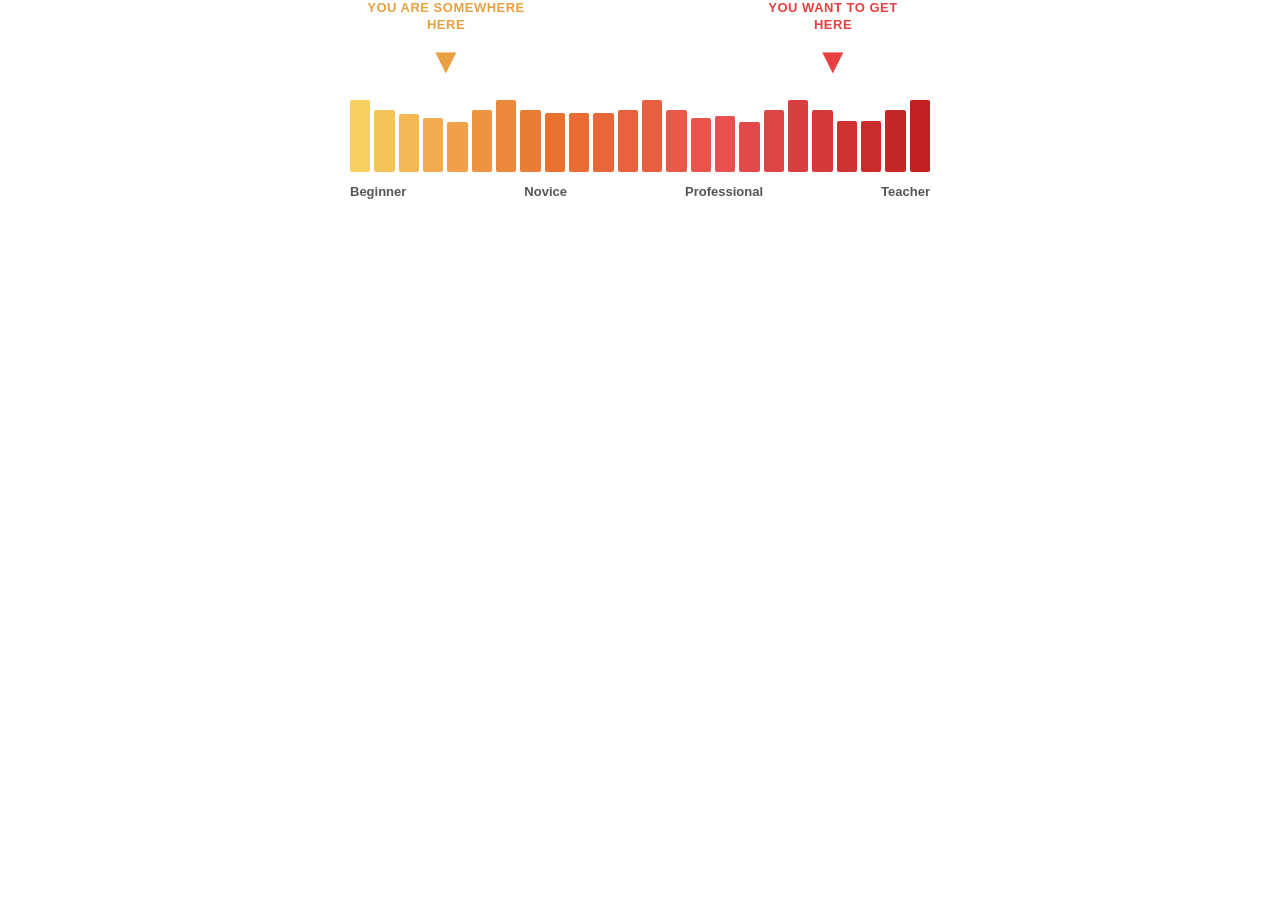
<file: assets/level-bar.html>
<!DOCTYPE html>
<html lang="en">
<head>
  <meta charset="UTF-8">
  <style>
    * { box-sizing: border-box; margin: 0; padding: 0; }
    body {
      background: #fff;
      display: flex;
      align-items: center;
      justify-content: center;
      font-family: Arial, sans-serif;
    }

    .container {
      position: relative;
      width: 620px;
      padding: 100px 20px 40px;
    }

    .annotation {
      position: absolute;
      text-align: center;
      font-weight: 900;
      font-size: 13px;
      text-transform: uppercase;
      line-height: 1.3;
      letter-spacing: 0.5px;
    }

    .annotation-start {
      color: #e8a040;
      left: 36px;
      top: 0;
      width: 160px;
      opacity: 0;
    }

    .annotation-end {
      color: #e84040;
      right: 37px;
      top: 0;
      width: 160px;
      opacity: 0;
    }

    .bar-wrapper { position: relative; height: 72px; }
    .bar-track   { display: flex; gap: 4px; height: 72px; }

    .segment {
      flex: 1;
      border-radius: 2px;
      transform: scaleY(0);
      transform-origin: bottom;
    }

    .labels {
      display: flex;
      justify-content: space-between;
      margin-top: 12px;
    }

    .label {
      color: #555;
      font-size: 13px;
      font-weight: 600;
      text-align: center;
      opacity: 0;
      transform: translateY(8px);
    }

    .annotation .arrow {
      display: block;
      font-size: 36px;
      margin-top: 4px;
      animation: bounce 0.6s ease-in-out infinite;
    }

    @keyframes bounce {
      0%, 100% { transform: translateY(0); }
      50%       { transform: translateY(6px); }
    }
    @keyframes riseIn {
      to { opacity: 1; transform: translateY(0); }
    }
    @keyframes fadeIn {
      to { opacity: 1; }
    }
    @keyframes popUp {
      0%   { transform: scaleY(0); }
      60%  { transform: scaleY(1.15); }
      100% { transform: scaleY(1); }
    }
  </style>
</head>
<body>
<div class="container">

  <div class="annotation annotation-start">You are somewhere<br>here<span class="arrow">▼</span></div>
  <div class="annotation annotation-end">You want to get<br>here<span class="arrow" style="animation-delay:0.2s">▼</span></div>

  <div class="bar-wrapper">
    <div class="bar-track" id="bar"></div>
  </div>

  <div class="labels">
    <div class="label" style="text-align:left">Beginner</div>
    <div class="label">Novice</div>
    <div class="label">Professional</div>
    <div class="label" style="text-align:right">Teacher</div>
  </div>
</div>

<script>
  const bar = document.getElementById('bar');
  const TOTAL = 24;

  function segmentColor(i) {
    const t = i / (TOTAL - 1);
    const stops = [
      { t: 0,    r: 245, g: 208, b:  96 },
      { t: 0.35, r: 232, g: 112, b:  48 },
      { t: 0.65, r: 232, g:  80, b:  80 },
      { t: 1,    r: 192, g:  32, b:  32 },
    ];
    let lo = stops[0], hi = stops[stops.length - 1];
    for (let k = 0; k < stops.length - 1; k++) {
      if (t >= stops[k].t && t <= stops[k+1].t) { lo = stops[k]; hi = stops[k+1]; break; }
    }
    const f = (t - lo.t) / (hi.t - lo.t);
    const r = Math.round(lo.r + f * (hi.r - lo.r));
    const g = Math.round(lo.g + f * (hi.g - lo.g));
    const b = Math.round(lo.b + f * (hi.b - lo.b));
    return `rgb(${r},${g},${b})`;
  }

  function segmentHeight(i) {
    const boundaries = [0, 6, 12, 18, 23];
    const dist = Math.min(...boundaries.map(b => Math.abs(i - b)));
    if (dist === 0) return 72;
    if (dist === 1) return 62;
    return 50 + Math.random() * 10 | 0;
  }

  const segments = [];
  for (let i = 0; i < TOTAL; i++) {
    const seg = document.createElement('div');
    seg.className = 'segment';
    seg.style.backgroundColor = segmentColor(i);
    seg.style.height = segmentHeight(i) + 'px';
    seg.style.alignSelf = 'flex-end';
    bar.appendChild(seg);
    segments.push(seg);
  }

  const labels    = Array.from(document.querySelectorAll('.label'));
  const annoStart = document.querySelector('.annotation-start');
  const annoEnd   = document.querySelector('.annotation-end');
  const CYCLE_MS  = 7000;

  function resetAnim(el, anim) {
    el.style.animation = 'none';
    el.offsetHeight;
    el.style.animation = anim;
  }

  function play() {
    segments.forEach((seg, i) => {
      const delay = 0.03 + i * 0.04;
      resetAnim(seg, `popUp 0.4s cubic-bezier(0.34,1.56,0.64,1) ${delay}s forwards`);
    });
    labels.forEach((lbl, i) => {
      resetAnim(lbl, `riseIn 0.5s ease ${0.1 + i * 0.1}s forwards`);
    });
    resetAnim(annoStart, 'fadeIn 0.6s ease 1.8s forwards');
    resetAnim(annoEnd,   'fadeIn 0.6s ease 2.4s forwards');
    setTimeout(play, CYCLE_MS);
  }

  play();
</script>
</body>
</html>
</file>
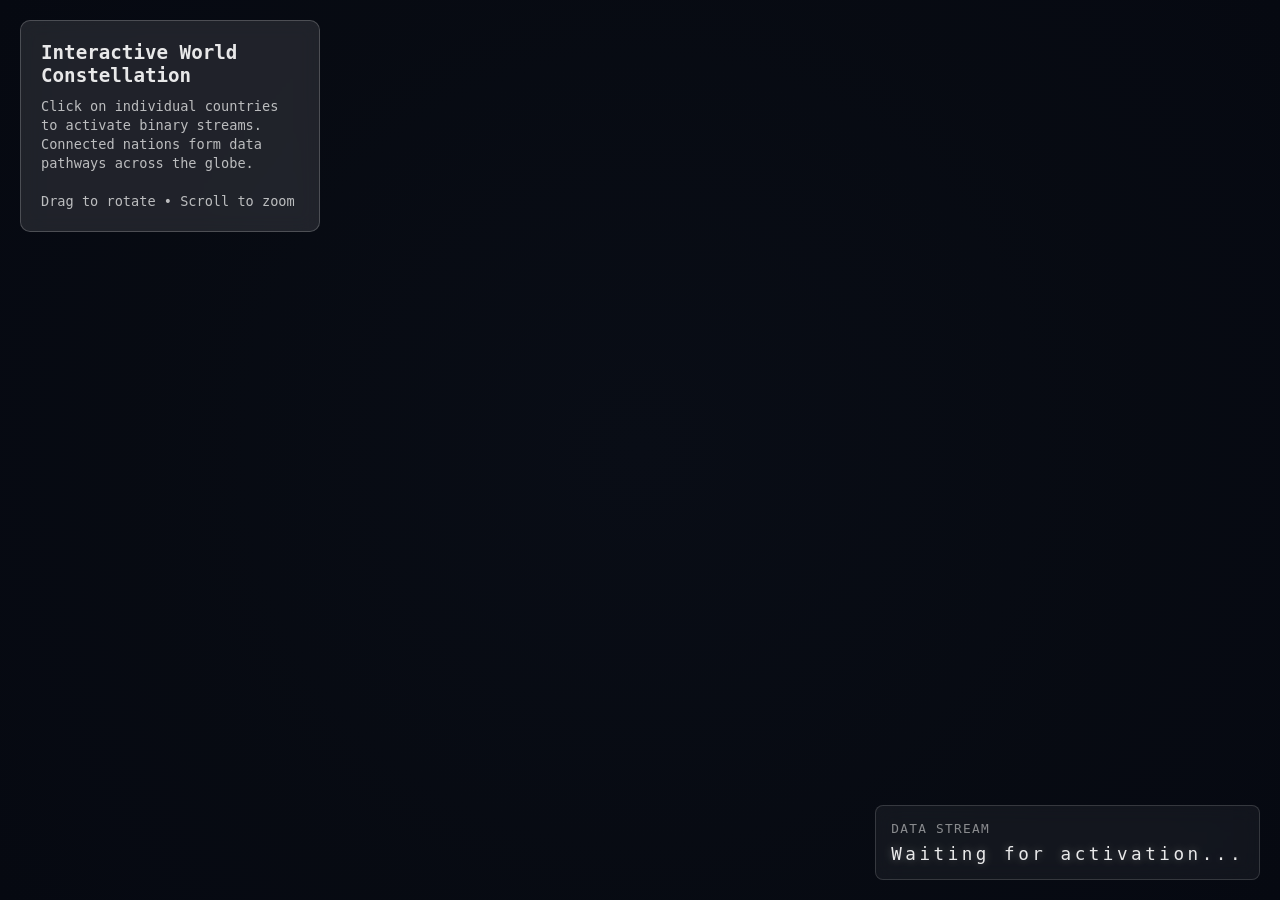
<file: components_test/phrase.html>
<!DOCTYPE html>
<html lang="en">
<head>
<meta charset="UTF-8">
<meta name="viewport" content="width=device-width, initial-scale=1.0">
<title>Interactive World Sphere</title>
<style>
  * { margin: 0; padding: 0; box-sizing: border-box; }
  body { 
    background: #070a12; 
    color: #fff; 
    font-family: 'Space Grotesk', monospace; 
    overflow: hidden; 
    cursor: default;
  }
  canvas { 
    display: block; 
    cursor: pointer; 
    background: radial-gradient(circle at center, #0a0e18 0%, #070a12 100%);
  }
  .info-panel {
    position: fixed;
    top: 20px;
    left: 20px;
    z-index: 100;
    background: rgba(255,255,255,0.1);
    backdrop-filter: blur(10px);
    padding: 20px;
    border-radius: 10px;
    border: 1px solid rgba(255,255,255,0.2);
    max-width: 300px;
  }
  .info-title {
    font-size: 1.2rem;
    font-weight: 700;
    margin-bottom: 10px;
    color: rgba(255,255,255,0.9);
  }
  .info-text {
    font-size: 0.85rem;
    color: rgba(255,255,255,0.7);
    line-height: 1.4;
  }
  .binary-display {
    position: fixed;
    bottom: 20px;
    right: 20px;
    z-index: 100;
    background: rgba(255,255,255,0.05);
    backdrop-filter: blur(10px);
    padding: 15px;
    border-radius: 8px;
    border: 1px solid rgba(255,255,255,0.15);
    font-family: monospace;
    min-height: 60px;
  }
  .binary-title {
    font-size: 0.8rem;
    color: rgba(255,255,255,0.5);
    margin-bottom: 8px;
    text-transform: uppercase;
    letter-spacing: 0.1em;
  }
  .binary-stream {
    font-size: 1.1rem;
    color: rgba(255,255,255,0.9);
    letter-spacing: 0.2em;
    text-shadow: 0 0 10px rgba(255,255,255,0.3);
  }
</style>
</head>
<body>

<div class="info-panel">
  <div class="info-title">Interactive World Constellation</div>
  <div class="info-text">
    Click on individual countries to activate binary streams. Connected nations form data pathways across the globe.
    <br><br>
    Drag to rotate • Scroll to zoom
  </div>
</div>

<div class="binary-display">
  <div class="binary-title">Data Stream</div>
  <div class="binary-stream" id="binaryStream">Waiting for activation...</div>
</div>

<canvas id="worldCanvas"></canvas>

<script>
// Canvas setup
const canvas = document.getElementById('worldCanvas');
const ctx = canvas.getContext('2d');
canvas.width = window.innerWidth;
canvas.height = window.innerHeight;

// World sphere properties
const centerX = canvas.width / 2;
const centerY = canvas.height / 2;
const radius = Math.min(canvas.width, canvas.height) * 0.3;

// Rotation and interaction
let rotationX = 0;
let rotationY = 0;
let mouseX = 0;
let mouseY = 0;
let isDragging = false;
let lastMouseX = 0;
let lastMouseY = 0;
let zoom = 1;

// Animation time
let time = 0;

// Individual country outlines (simplified but recognizable)
const countryOutlines = {
  "United States": [
    [49, -125], [49, -67], [45, -67], [32, -80], [25, -80], [25, -97], [30, -97], [35, -106], 
    [42, -117], [49, -125]
  ],
  "Canada": [
    [83, -75], [75, -141], [60, -141], [60, -95], [49, -95], [49, -125], [60, -125], 
    [70, -105], [75, -85], [83, -75]
  ],
  "United Kingdom": [
    [59, -8], [59, 2], [51, 2], [50, -5], [55, -8], [59, -8]
  ],
  "Germany": [
    [55, 6], [55, 15], [47, 15], [47, 6], [55, 6]
  ],
  "France": [
    [51, -5], [51, 8], [42, 8], [42, -2], [46, -5], [51, -5]
  ],
  "Australia": [
    [-10, 113], [-10, 154], [-44, 154], [-44, 113], [-10, 113]
  ],
  "Italy": [
    [47, 7], [47, 19], [37, 19], [37, 7], [47, 7]
  ],
  "Sweden": [
    [69, 11], [69, 24], [55, 24], [55, 11], [69, 11]
  ],
  "Japan": [
    [46, 130], [46, 146], [30, 146], [30, 130], [46, 130]
  ],
  "India": [
    [35, 68], [35, 97], [8, 97], [8, 68], [35, 68]
  ],
  "Brazil": [
    [5, -74], [5, -35], [-34, -35], [-34, -74], [5, -74]
  ],
  "South Africa": [
    [-22, 16], [-22, 33], [-35, 33], [-35, 16], [-22, 16]
  ]
};

// Countries data with click regions
const countries = [
  { name: "United States", lat: 39.8283, lng: -98.5795, active: false, pulse: 0, binaryStream: "" },
  { name: "Canada", lat: 56.1304, lng: -106.3468, active: false, pulse: 0, binaryStream: "" },
  { name: "United Kingdom", lat: 55.3781, lng: -3.4360, active: false, pulse: 0, binaryStream: "" },
  { name: "Germany", lat: 51.1657, lng: 10.4515, active: false, pulse: 0, binaryStream: "" },
  { name: "France", lat: 46.2276, lng: 2.2137, active: false, pulse: 0, binaryStream: "" },
  { name: "Australia", lat: -25.2744, lng: 133.7751, active: false, pulse: 0, binaryStream: "" },
  { name: "Italy", lat: 41.8719, lng: 12.5674, active: false, pulse: 0, binaryStream: "" },
  { name: "Sweden", lat: 60.1282, lng: 18.6435, active: false, pulse: 0, binaryStream: "" },
  { name: "Japan", lat: 36.2048, lng: 138.2529, active: false, pulse: 0, binaryStream: "" },
  { name: "India", lat: 20.5937, lng: 78.9629, active: false, pulse: 0, binaryStream: "" },
  { name: "Brazil", lat: -14.2350, lng: -51.9253, active: false, pulse: 0, binaryStream: "" },
  { name: "South Africa", lat: -30.5595, lng: 22.9375, active: false, pulse: 0, binaryStream: "" }
];

// Convert lat/lng to 3D coordinates
function latLngTo3D(lat, lng, radius) {
  const phi = (lat * Math.PI) / 180;
  const theta = ((lng + 180) * Math.PI) / 180;
  
  const x = radius * Math.cos(phi) * Math.cos(theta);
  const y = radius * Math.sin(phi);
  const z = radius * Math.cos(phi) * Math.sin(theta);
  
  return { x, y, z };
}

// Project 3D to 2D
function project3D(point3d, rotX, rotY, zoom) {
  // Rotate around Y axis
  let x = point3d.x * Math.cos(rotY) - point3d.z * Math.sin(rotY);
  let z = point3d.x * Math.sin(rotY) + point3d.z * Math.cos(rotY);
  let y = point3d.y;
  
  // Rotate around X axis
  const newY = y * Math.cos(rotX) - z * Math.sin(rotX);
  z = y * Math.sin(rotX) + z * Math.cos(rotX);
  y = newY;
  
  // Apply zoom and perspective projection
  const perspective = 1000;
  const scale = (perspective / (perspective + z)) * zoom;
  
  return {
    x: centerX + x * scale,
    y: centerY - y * scale,
    z: z,
    scale: scale,
    visible: z > -radius * 0.8
  };
}

// Generate binary stream
function generateBinaryStream(length = 8) {
  return Array.from({length}, () => Math.random() > 0.5 ? '1' : '0').join(' ');
}

// Update binary display
function updateBinaryDisplay() {
  const activeCountries = countries.filter(c => c.active);
  const binaryElement = document.getElementById('binaryStream');
  
  if (activeCountries.length === 0) {
    binaryElement.textContent = 'Waiting for activation...';
    binaryElement.style.color = 'rgba(255,255,255,0.5)';
  } else {
    const streams = activeCountries.map(c => c.binaryStream).join(' | ');
    binaryElement.textContent = streams;
    binaryElement.style.color = 'rgba(140,200,255,0.9)';
  }
}

// Mouse and touch events
canvas.addEventListener('mousedown', (e) => {
  isDragging = true;
  lastMouseX = e.clientX;
  lastMouseY = e.clientY;
});

canvas.addEventListener('mousemove', (e) => {
  mouseX = e.clientX;
  mouseY = e.clientY;
  
  if (isDragging) {
    const deltaX = e.clientX - lastMouseX;
    const deltaY = e.clientY - lastMouseY;
    
    rotationY += deltaX * 0.01;
    rotationX += deltaY * 0.01;
    
    rotationX = Math.max(-Math.PI/2, Math.min(Math.PI/2, rotationX));
    
    lastMouseX = e.clientX;
    lastMouseY = e.clientY;
  }
});

// Point-in-polygon test for continent clicking
function pointInPolygon(point, polygon) {
  let inside = false;
  for (let i = 0, j = polygon.length - 1; i < polygon.length; j = i++) {
    if (((polygon[i].y > point.y) !== (polygon[j].y > point.y)) &&
        (point.x < (polygon[j].x - polygon[i].x) * (point.y - polygon[i].y) / (polygon[j].y - polygon[i].y) + polygon[i].x)) {
      inside = !inside;
    }
  }
  return inside;
}

canvas.addEventListener('mouseup', (e) => {
  if (!isDragging) {
    let clickHandled = false;
    
    // Check for country shape clicks
    countries.forEach((country, index) => {
      if (clickHandled) return;
      
      const outline = countryOutlines[country.name];
      if (!outline) return;
      
      const projectedPoints = outline.map(([lat, lng]) => {
        const pos3d = latLngTo3D(lat, lng, radius);
        return project3D(pos3d, rotationX, rotationY, zoom);
      }).filter(p => p.visible);
      
      if (projectedPoints.length > 2) {
        const clickPoint = { x: e.clientX, y: e.clientY };
        
        if (pointInPolygon(clickPoint, projectedPoints)) {
          country.active = !country.active;
          country.pulse = country.active ? 1.0 : 0;
          country.binaryStream = country.active ? generateBinaryStream(6) : "";
          updateBinaryDisplay();
          clickHandled = true;
        }
      }
    });
  }
  isDragging = false;
});

canvas.addEventListener('wheel', (e) => {
  e.preventDefault();
  zoom *= (1 - e.deltaY * 0.001);
  zoom = Math.max(0.5, Math.min(2.0, zoom));
});

// Resize handler
window.addEventListener('resize', () => {
  canvas.width = window.innerWidth;
  canvas.height = window.innerHeight;
});

// Main animation loop
function animate() {
  ctx.fillStyle = 'rgba(7,10,18,0.05)';
  ctx.fillRect(0, 0, canvas.width, canvas.height);
  
  // Auto rotation when not dragging
  if (!isDragging) {
    rotationY += 0.003;
  }
  
  // Update country pulses and binary streams
  countries.forEach(country => {
    if (country.active) {
      country.pulse *= 0.95;
      if (country.pulse < 0.1) {
        country.pulse = 0.8;
        country.binaryStream = generateBinaryStream(6);
        updateBinaryDisplay();
      }
    }
  });
  
  // Draw connections first (behind countries)
  ctx.strokeStyle = 'rgba(140,180,255,0.2)';
  ctx.lineWidth = 1;
  
  countries.forEach((country, i) => {
    const pos3d_i = latLngTo3D(country.lat, country.lng, radius);
    const pos2d_i = project3D(pos3d_i, rotationX, rotationY, zoom);
    
    if (!pos2d_i.visible) return;
    
    country.connections.forEach(connIndex => {
      if (connIndex < countries.length) {
        const connCountry = countries[connIndex];
        const pos3d_j = latLngTo3D(connCountry.lat, connCountry.lng, radius);
        const pos2d_j = project3D(pos3d_j, rotationX, rotationY, zoom);
        
        if (pos2d_j.visible) {
          const alpha = Math.min(pos2d_i.scale, pos2d_j.scale) * 0.5;
          const activeBoost = (country.active || connCountry.active) ? 3 : 1;
          
          ctx.strokeStyle = `rgba(140,180,255,${alpha * activeBoost * 0.3})`;
          ctx.lineWidth = (country.active || connCountry.active) ? 2 : 1;
          
          ctx.beginPath();
          ctx.moveTo(pos2d_i.x, pos2d_i.y);
          ctx.lineTo(pos2d_j.x, pos2d_j.y);
          ctx.stroke();
        }
      }
    });
  });
  
  // Draw individual countries
  countries.forEach((country, index) => {
    const outline = countryOutlines[country.name];
    if (!outline) return;
    
    const maxPulse = country.pulse;
    const isActive = country.active;
    
    // Project outline points
    const projectedPoints = outline.map(([lat, lng]) => {
      const pos3d = latLngTo3D(lat, lng, radius);
      return project3D(pos3d, rotationX, rotationY, zoom);
    }).filter(p => p.visible);
    
    if (projectedPoints.length < 3) return; // Not enough points visible
    
    // Draw country fill with glow effect for active countries
    if (isActive) {
      // Create glow effect around country
      const centerPos3d = latLngTo3D(country.lat, country.lng, radius);
      const centerPos2d = project3D(centerPos3d, rotationX, rotationY, zoom);
      
      if (centerPos2d.visible) {
        const glowRadius = 50 * centerPos2d.scale * zoom * (1 + maxPulse);
        const glowGradient = ctx.createRadialGradient(
          centerPos2d.x, centerPos2d.y, glowRadius * 0.2,
          centerPos2d.x, centerPos2d.y, glowRadius
        );
        glowGradient.addColorStop(0, `rgba(140,200,255,${0.4 * maxPulse})`);
        glowGradient.addColorStop(0.7, `rgba(140,200,255,${0.1 * maxPulse})`);
        glowGradient.addColorStop(1, 'rgba(140,200,255,0)');
        
        ctx.fillStyle = glowGradient;
        ctx.beginPath();
        ctx.arc(centerPos2d.x, centerPos2d.y, glowRadius, 0, Math.PI * 2);
        ctx.fill();
      }
    }
    
    // Draw country outline
    ctx.strokeStyle = isActive 
      ? `rgba(140,200,255,${0.9 + maxPulse * 0.4})` 
      : 'rgba(180,200,255,0.5)';
    ctx.lineWidth = isActive ? 2 + maxPulse * 3 : 1.5;
    
    ctx.beginPath();
    projectedPoints.forEach((p, i) => {
      if (i === 0) ctx.moveTo(p.x, p.y);
      else ctx.lineTo(p.x, p.y);
    });
    ctx.closePath();
    ctx.stroke();
    
    // Fill country with subtle color
    const fillAlpha = isActive ? 0.4 + maxPulse * 0.3 : 0.15;
    ctx.fillStyle = isActive 
      ? `rgba(140,200,255,${fillAlpha})` 
      : `rgba(120,140,180,${fillAlpha})`;
    ctx.fill();
    
    // Binary digits for active countries (positioned at country center)
    if (isActive && country.binaryStream) {
      const centerPos3d = latLngTo3D(country.lat, country.lng, radius);
      const centerPos2d = project3D(centerPos3d, rotationX, rotationY, zoom);
      
      if (centerPos2d.visible) {
        const fontSize = Math.max(14, 20 * centerPos2d.scale * zoom);
        ctx.font = `${fontSize}px 'Space Grotesk', monospace`;
        ctx.textAlign = 'center';
        ctx.textBaseline = 'middle';
        ctx.fillStyle = `rgba(255,255,255,${0.9 * centerPos2d.scale})`;
        ctx.fillText(
          country.binaryStream, 
          centerPos2d.x, 
          centerPos2d.y - 30 * centerPos2d.scale
        );
      }
    }
    
    // Country name for active countries
    if (isActive) {
      const centerPos3d = latLngTo3D(country.lat, country.lng, radius);
      const centerPos2d = project3D(centerPos3d, rotationX, rotationY, zoom);
      
      if (centerPos2d.visible) {
        const fontSize = Math.max(12, 16 * centerPos2d.scale * zoom);
        ctx.font = `${fontSize}px 'Space Grotesk', sans-serif`;
        ctx.textAlign = 'center';
        ctx.textBaseline = 'middle';
        ctx.fillStyle = `rgba(255,255,255,${0.8 * centerPos2d.scale})`;
        ctx.fillText(
          country.name, 
          centerPos2d.x, 
          centerPos2d.y + 25 * centerPos2d.scale
        );
      }
    }
  });
  
  // Draw sphere wireframe
  ctx.strokeStyle = 'rgba(255,255,255,0.08)';
  ctx.lineWidth = 1;
  
  // Latitude lines
  for (let lat = -80; lat <= 80; lat += 20) {
    ctx.beginPath();
    for (let lng = -180; lng <= 180; lng += 5) {
      const pos3d = latLngTo3D(lat, lng, radius);
      const pos2d = project3D(pos3d, rotationX, rotationY, zoom);
      
      if (lng === -180) {
        ctx.moveTo(pos2d.x, pos2d.y);
      } else {
        ctx.lineTo(pos2d.x, pos2d.y);
      }
    }
    ctx.stroke();
  }
  
  // Longitude lines
  for (let lng = -180; lng <= 160; lng += 20) {
    ctx.beginPath();
    for (let lat = -90; lat <= 90; lat += 5) {
      const pos3d = latLngTo3D(lat, lng, radius);
      const pos2d = project3D(pos3d, rotationX, rotationY, zoom);
      
      if (lat === -90) {
        ctx.moveTo(pos2d.x, pos2d.y);
      } else {
        ctx.lineTo(pos2d.x, pos2d.y);
      }
    }
    ctx.stroke();
  }
  
  time++;
  requestAnimationFrame(animate);
}

// Start animation
animate();
</script>

</body>
</html>
</file>
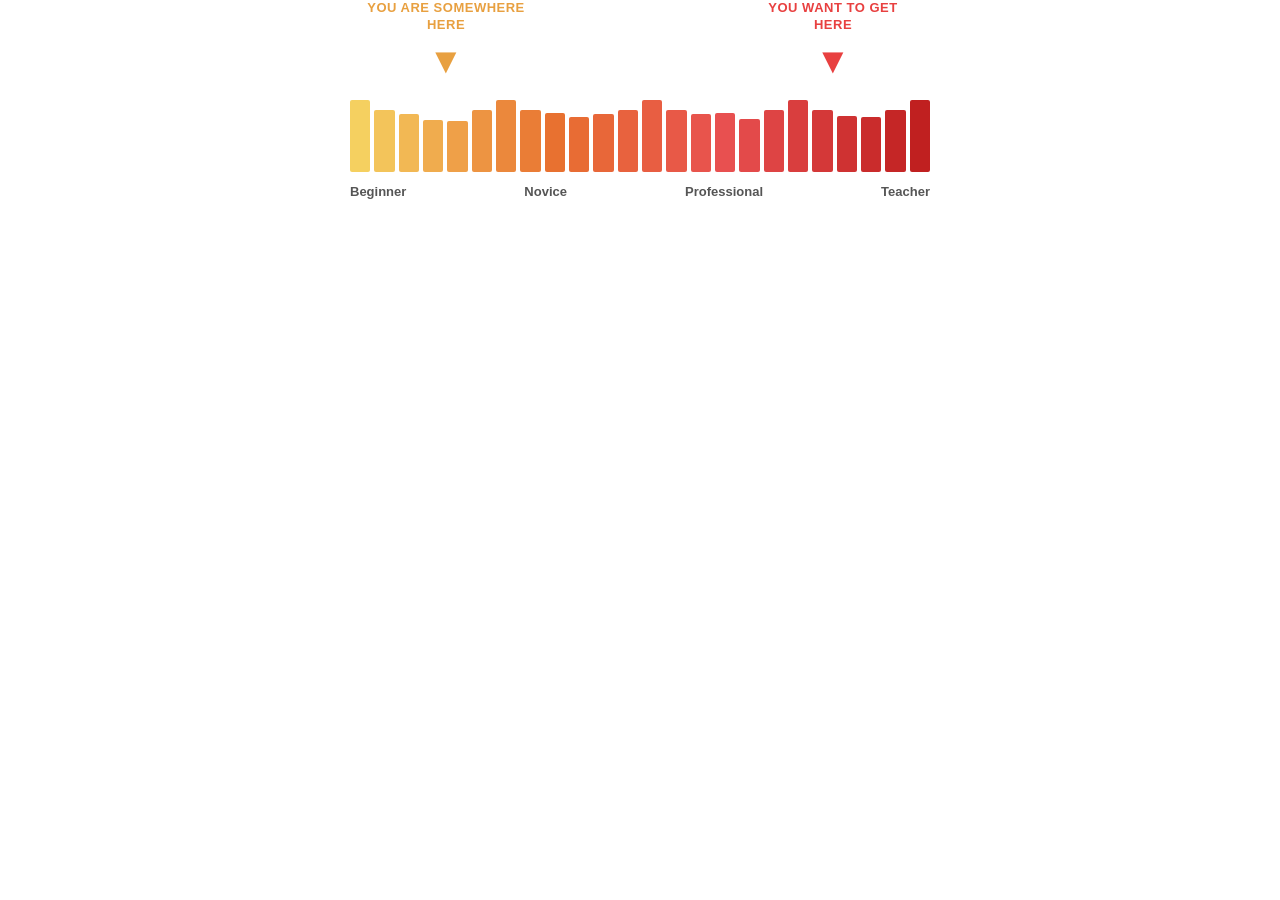
<file: components/level-bar/level-bar.html>
<!DOCTYPE html>
<html lang="en">
<head>
  <meta charset="UTF-8">
  <meta name="viewport" content="width=device-width, initial-scale=1.0">
  <title>Knowledge Level</title>
  <style>
    body { margin: 0; padding: 0; background: transparent; }
  </style>
  <link rel="stylesheet" href="./level-bar.css">
</head>
<body>
<div class="container">

  <div class="annotation annotation-start">You are somewhere<br>here<span class="arrow">▼</span></div>
  <div class="annotation annotation-end">You want to get<br>here<span class="arrow" style="animation-delay:0.2s">▼</span></div>

  <div class="bar-wrapper">
    <div class="bar-track" id="bar"></div>
  </div>

  <div class="labels">
    <div class="label" style="text-align:left">Beginner</div>
    <div class="label">Novice</div>
    <div class="label">Professional</div>
    <div class="label" style="text-align:right">Teacher</div>
  </div>
</div>

<script src="./level-bar.js"></script>
</body>
</html>
</file>
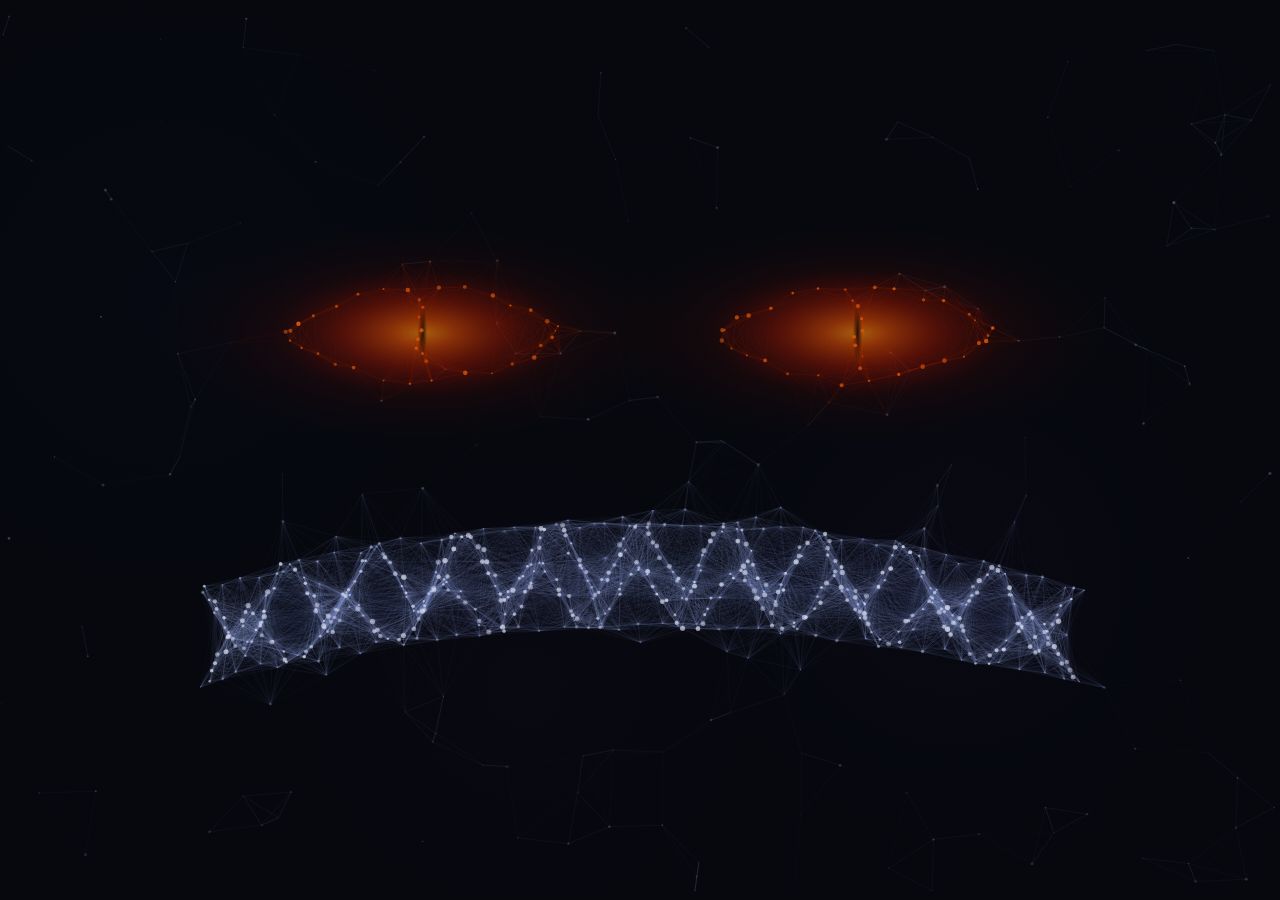
<file: components_test/background/mouth.html>
<!DOCTYPE html>
<html lang="en">
<head>
  <meta charset="UTF-8">
  <meta name="viewport" content="width=device-width, initial-scale=1.0">
  <title>Stellar Background</title>
  <style>
    * { margin: 0; padding: 0; box-sizing: border-box; }
    html, body { width: 100%; height: 100%; overflow: hidden; background: #06080e; }
    canvas { display: block; width: 100%; height: 100%; }
  </style>
</head>
<body>
<canvas id="c"></canvas>
<script>
(function () {
  'use strict';

  const canvas = document.getElementById('c');
  const ctx    = canvas.getContext('2d');

  let W, H, time = 0, stars = [];

  const CONN_DIST = 110;
  const REFRACT   = 160;
  let   nextFire  = 180;

  // ── Spatial grid ─────────────────────────────────────────────────────────────
  const GCELL = CONN_DIST;
  let grid = {};
  function buildGrid() {
    grid = {};
    for (let i = 0; i < stars.length; i++) {
      const s = stars[i];
      const k = (s.x/GCELL|0) + ',' + (s.y/GCELL|0);
      (grid[k] || (grid[k] = [])).push(i);
    }
  }
  function neighbors(s) {
    const gx = s.x/GCELL|0, gy = s.y/GCELL|0, r = [];
    for (let dx = -1; dx <= 1; dx++)
      for (let dy = -1; dy <= 1; dy++) {
        const k = (gx+dx) + ',' + (gy+dy);
        if (grid[k]) for (const i of grid[k]) r.push(i);
      }
    return r;
  }

  // ── Bite animation ────────────────────────────────────────────────────────────
  // Slow open → quick snap shut → brief pause
  const BITE_CYCLE = 190; // frames ≈ 3.2 s at 60 fps
  function biteOpen() {
    const phase = (time % BITE_CYCLE) / BITE_CYCLE; // 0..1
    if (phase < 0.58) {
      // Slow open: smoothstep 0 → 1
      const p = phase / 0.58;
      return p * p * (3 - 2 * p);
    } else if (phase < 0.82) {
      // Quick snap shut: smoothstep 1 → 0
      const p = (phase - 0.58) / 0.24;
      return 1 - p * p * (3 - 2 * p);
    }
    // Hold shut
    return 0;
  }

  // ── Bezier helper ─────────────────────────────────────────────────────────────
  function qby(t, y0, y1, y2) {
    return (1-t)*(1-t)*y0 + 2*(1-t)*t*y1 + t*t*y2;
  }

  // ── Face contour generator ────────────────────────────────────────────────────
  function facePoints() {
    const pts = [];
    const ML  = W*0.155, MR = W*0.845;

    // Mouth arcs
    const UGcY = H*0.658, UGctY = H*0.512;
    const LGcY = H*0.760, LGctY = H*0.618;

    // Jaw weight: 0 at corners → 1 at centre (hinge effect)
    function w(x) { return Math.sin(((x - ML) / (MR - ML)) * Math.PI); }

    // Eyes — almond / cat-eye
    const EAX = W*0.105, EAY = H*0.053;
    for (const [ecx, ecy] of [[W*0.33, H*0.37], [W*0.67, H*0.37]]) {
      for (let i = 0; i < 30; i++) {
        const t  = (i / 30) * Math.PI * 2;
        const sq = 1 - 0.42 * Math.cos(t) * Math.cos(t);
        pts.push({ x: ecx + EAX*Math.cos(t), y: ecy + EAY*Math.sin(t)*sq, type:'eye', jawRole:null, jawW:0 });
      }
      for (let i = 0; i < 8; i++) {
        const f = i/7;
        pts.push({ x: ecx+(Math.random()-0.5)*2, y: ecy-EAY*0.68+f*EAY*1.36, type:'pupil', jawRole:null, jawW:0 });
      }
    }

    // Upper gum line
    for (let i = 0; i <= 44; i++) {
      const tx = i/44, x = ML+tx*(MR-ML);
      pts.push({ x, y: qby(tx,UGcY,UGctY,UGcY), type:'gum', jawRole:'upper', jawW: w(x) });
    }

    // Lower gum line
    for (let i = 0; i <= 44; i++) {
      const tx = i/44, x = ML+tx*(MR-ML);
      pts.push({ x, y: qby(tx,LGcY,LGctY,LGcY), type:'gum-lower', jawRole:'lower', jawW: w(x) });
    }

    // Upper teeth — 10 triangles pointing down
    for (let k = 0; k < 10; k++) {
      const ta=(k+0.07)/10, tb=(k+0.50)/10, tc=(k+0.93)/10;
      const xa=ML+ta*(MR-ML), xb=ML+tb*(MR-ML), xc=ML+tc*(MR-ML);
      const ya=qby(ta,UGcY,UGctY,UGcY), yb=qby(tb,UGcY,UGctY,UGcY), yc=qby(tc,UGcY,UGctY,UGcY);
      const lgY=qby(tb,LGcY,LGctY,LGcY);
      const tipY=yb+(lgY-yb)*0.80, tipX=xb;
      for (let i = 0; i <= 11; i++) {
        const f=i/11;
        pts.push({ x:xa+f*(tipX-xa), y:ya+f*(tipY-ya), type:'tooth', jawRole:'upper', jawW:w(xa+f*(tipX-xa)) });
        pts.push({ x:tipX+f*(xc-tipX), y:tipY+f*(yc-tipY), type:'tooth', jawRole:'upper', jawW:w(tipX+f*(xc-tipX)) });
      }
    }

    // Lower teeth — 9 triangles pointing up
    for (let k = 0; k < 9; k++) {
      const ta=(k+0.07)/9, tb=(k+0.50)/9, tc=(k+0.93)/9;
      const xa=ML+ta*(MR-ML), xb=ML+tb*(MR-ML), xc=ML+tc*(MR-ML);
      const ya=qby(ta,LGcY,LGctY,LGcY), yb=qby(tb,LGcY,LGctY,LGcY), yc=qby(tc,LGcY,LGctY,LGcY);
      const ugY=qby(tb,UGcY,UGctY,UGcY);
      const tipY=yb-(yb-ugY)*0.66, tipX=xb;
      for (let i = 0; i <= 9; i++) {
        const f=i/9;
        pts.push({ x:xa+f*(tipX-xa), y:ya+f*(tipY-ya), type:'tooth-lower', jawRole:'lower', jawW:w(xa+f*(tipX-xa)) });
        pts.push({ x:tipX+f*(xc-tipX), y:tipY+f*(yc-tipY), type:'tooth-lower', jawRole:'lower', jawW:w(tipX+f*(xc-tipX)) });
      }
    }

    return pts;
  }

  // ── Star factory ──────────────────────────────────────────────────────────────
  function resize() {
    W = canvas.width  = window.innerWidth;
    H = canvas.height = window.innerHeight;
  }

  function createStars() {
    stars = [];

    // Face contour stars (static — no orbit)
    for (const p of facePoints()) {
      const jit = 2+Math.random()*3.5, ja = Math.random()*Math.PI*2;
      const x = p.x+Math.cos(ja)*jit, y = p.y+Math.sin(ja)*jit;
      const isEye   = p.type==='eye'||p.type==='pupil';
      const isTooth = p.type==='tooth'||p.type==='tooth-lower';
      const base    = isEye ? Math.random()*1.5+0.8 : isTooth ? Math.random()*1.8+0.9 : Math.random()*1.2+0.5;
      stars.push({
        x, y, homeX: x, homeY: y,
        baseSize: base, size: base,
        opacity: isEye ? 0.55+Math.random()*0.35 : isTooth ? 0.50+Math.random()*0.35 : 0.22+Math.random()*0.28,
        twinkleSpeed:  0.006+Math.random()*0.011,
        twinkleOffset: Math.random()*Math.PI*2,
        pulse:0, pulseDecay:0.954,
        cascadeEnergy:0, cascadeReady:false, refractoryUntil:0,
        binaryDigit: Math.random()<0.5?'0':'1', binaryShow:0, dotOpacity:1,
        faceType: p.type, isFace: true,
        jawRole: p.jawRole,    // 'upper' | 'lower' | null
        jawW:    p.jawW,       // 0..1 hinge weight
      });
    }

    // Ambient background stars (static — just twinkle)
    const bgN = Math.floor(W*H/5800);
    for (let i = 0; i < bgN; i++) {
      const x=Math.random()*W, y=Math.random()*H, base=Math.random()*1.3+0.3;
      stars.push({
        x, y, homeX:x, homeY:y,
        baseSize:base, size:base,
        opacity: Math.random()*0.26+0.07,
        twinkleSpeed:  0.004+Math.random()*0.008,
        twinkleOffset: Math.random()*Math.PI*2,
        pulse:0, pulseDecay:0.958,
        cascadeEnergy:0, cascadeReady:false, refractoryUntil:0,
        binaryDigit: Math.random()<0.5?'0':'1', binaryShow:0, dotOpacity:1,
        faceType:null, isFace:false,
        jawRole:null, jawW:0,
      });
    }
  }

  // ── Neural cascade ────────────────────────────────────────────────────────────
  function triggerFire() {
    const pool = stars.filter(s => s.refractoryUntil<=time && (s.isFace||Math.random()<0.25));
    if (!pool.length) return;
    const s = pool[Math.floor(Math.random()*pool.length)];
    s.pulse=1; s.cascadeEnergy=1; s.cascadeReady=true;
    s.refractoryUntil=time+REFRACT;
    s.binaryShow=1; s.dotOpacity=0; s.binaryDigit=Math.random()<0.5?'0':'1';
  }
  function scheduleNext() { nextFire = time+200+Math.random()*380; }

  canvas.addEventListener('click', e => {
    const R = 250;
    stars.forEach(s => {
      const d = Math.hypot(s.x-e.clientX, s.y-e.clientY);
      if (d < R) {
        const I = Math.pow(1-d/R, 1.5);
        s.pulse=Math.min(1,s.pulse+I);
        setTimeout(()=>{ s.binaryShow=Math.min(1,s.binaryShow+0.5+I*0.8); s.dotOpacity=0; s.binaryDigit=Math.random()<0.5?'0':'1'; }, d*0.35);
        s.cascadeEnergy=Math.min(1,s.cascadeEnergy+I*0.7);
        s.cascadeReady=true; s.refractoryUntil=time+REFRACT;
      }
    });
  });

  // ── Render loop ───────────────────────────────────────────────────────────────
  function loop() {
    ctx.fillStyle = 'rgb(6,8,14)';
    ctx.fillRect(0, 0, W, H);

    const t   = time * 0.001;
    const jaw = biteOpen();              // 0 = closed, 1 = fully open
    const maxJaw = H * 0.058;           // max vertical travel per jaw half

    // Background nebulae
    for (const [nx,ny,nr,c,op] of [
      [W*0.15, H*0.28, Math.max(W,H)*0.30, [14,20,60],  0.08],
      [W*0.78, H*0.62, Math.max(W,H)*0.26, [38,14,68],  0.07],
      [W*0.38, H*0.82, Math.max(W,H)*0.24, [50,12,55],  0.06],
    ]) {
      const dx=Math.sin(t*0.11+nx)*W*0.06, dy=Math.cos(t*0.09+ny)*H*0.06;
      const g=ctx.createRadialGradient(nx+dx,ny+dy,0,nx+dx,ny+dy,nr);
      g.addColorStop(0,  `rgba(${c[0]},${c[1]},${c[2]},${op})`);
      g.addColorStop(0.5,`rgba(${c[0]},${c[1]},${c[2]},${op*0.4})`);
      g.addColorStop(1,  'transparent');
      ctx.fillStyle=g; ctx.fillRect(0,0,W,H);
    }

    // Eye glow
    const ep = 0.68 + Math.sin(t*1.7)*0.12 + Math.sin(t*3.3)*0.05;
    for (const [ex,ey] of [[W*0.33,H*0.37],[W*0.67,H*0.37]]) {
      const erx=W*0.125, ery=H*0.076;
      ctx.save(); ctx.translate(ex,ey); ctx.scale(1,ery/erx);
      const halo=ctx.createRadialGradient(0,0,0,0,0,erx*1.8);
      halo.addColorStop(0,  `rgba(180,30,0,${ep*0.40})`);
      halo.addColorStop(0.5,`rgba(120,15,0,${ep*0.20})`);
      halo.addColorStop(1,  'transparent');
      ctx.fillStyle=halo; ctx.beginPath(); ctx.arc(0,0,erx*1.8,0,Math.PI*2); ctx.fill();
      const fire=ctx.createRadialGradient(0,0,0,0,0,erx);
      fire.addColorStop(0,  `rgba(255,160,20,${ep*0.82})`);
      fire.addColorStop(0.20,`rgba(240,90,5,${ep*0.68})`);
      fire.addColorStop(0.50,`rgba(185,28,3,${ep*0.44})`);
      fire.addColorStop(0.80,`rgba(110,10,2,${ep*0.20})`);
      fire.addColorStop(1,  'transparent');
      ctx.fillStyle=fire; ctx.beginPath(); ctx.arc(0,0,erx,0,Math.PI*2); ctx.fill();
      ctx.restore();
      // Slit pupil
      ctx.save();
      ctx.globalCompositeOperation='destination-out';
      ctx.save(); ctx.translate(ex,ey); ctx.scale(0.16,1); ctx.translate(-ex,-ey);
      const slit=ctx.createRadialGradient(ex,ey,0,ex,ey,erx*0.18);
      slit.addColorStop(0,'rgba(0,0,0,0.95)'); slit.addColorStop(1,'rgba(0,0,0,0)');
      ctx.fillStyle=slit; ctx.beginPath(); ctx.arc(ex,ey,ery*0.92,0,Math.PI*2); ctx.fill();
      ctx.restore(); ctx.restore();
    }

    // Cascade
    if (time%4===0) buildGrid();
    if (time>=nextFire) { triggerFire(); scheduleNext(); }

    for (let i = 0; i < stars.length; i++) {
      const s = stars[i];
      if (!(s.cascadeEnergy>0.06 && s.cascadeReady)) continue;
      s.cascadeReady=false;
      for (const ni of neighbors(s)) {
        if (ni===i) continue;
        const n=stars[ni];
        if (n.refractoryUntil>time) continue;
        const d=Math.hypot(s.x-n.x,s.y-n.y);
        if (d<CONN_DIST*1.5) {
          const tr=s.cascadeEnergy*0.27*(1-d/(CONN_DIST*1.5));
          if (tr>0.006) {
            n.pulse=Math.min(1,n.pulse+tr*1.2);
            n.cascadeEnergy=Math.min(0.9,n.cascadeEnergy+tr*0.75);
            n.cascadeReady=false; n.refractoryUntil=time+REFRACT;
            n.binaryShow=Math.min(1,n.binaryShow+0.6+tr*3);
            n.dotOpacity=0; n.binaryDigit=Math.random()<0.5?'0':'1';
            setTimeout(()=>{n.cascadeReady=true;},40+Math.random()*40);
          }
        }
      }
      s.cascadeEnergy*=0.65;
    }

    // Update star positions (jaw stars animated; all others static)
    for (const s of stars) {
      if (s.jawRole) {
        const dir = s.jawRole==='upper' ? -1 : 1;
        s.y = s.homeY + dir * jaw * maxJaw * s.jawW;
        // update x for grid accuracy
        s.x = s.homeX;
      } else {
        s.x = s.homeX; s.y = s.homeY;
      }
      s.pulse*=s.pulseDecay; s.cascadeEnergy*=0.96; s.binaryShow*=0.988;
      if (s.binaryShow<0.3) s.dotOpacity=Math.min(1,s.dotOpacity+0.025);
      s.size=s.baseSize+s.pulse*3.5;
    }

    // Connections
    for (let i = 0; i < stars.length; i++) {
      const si=stars[i];
      if (si.x<-50||si.x>W+50||si.y<-50||si.y>H+50) continue;
      for (let j=i+1; j<stars.length; j++) {
        const sj=stars[j];
        const d=Math.hypot(si.x-sj.x,si.y-sj.y);
        if (d>=CONN_DIST) continue;
        let a=1-d/CONN_DIST; a*=a;
        const pm=Math.max(si.pulse,sj.pulse);
        a=Math.min(a*(1+pm*8),0.75);
        if (a<0.002) continue;
        const eye=si.faceType==='eye'||si.faceType==='pupil'||sj.faceType==='eye'||sj.faceType==='pupil';
        const r=eye?Math.round(200+pm*55):Math.round(140+pm*80);
        const g=eye?Math.round(55+pm*30) :Math.round(155+pm*70);
        const b=eye?Math.round(8+pm*10)  :Math.round(205+pm*40);
        ctx.strokeStyle=`rgba(${r},${g},${b},${a*0.30})`;
        ctx.lineWidth=0.6+pm*1.8;
        ctx.beginPath(); ctx.moveTo(si.x,si.y); ctx.lineTo(sj.x,sj.y); ctx.stroke();
      }
    }

    // Stars
    ctx.textAlign='center'; ctx.textBaseline='middle';
    for (const s of stars) {
      if (s.x<-80||s.x>W+80||s.y<-80||s.y>H+80) continue;
      const tw=Math.sin(time*s.twinkleSpeed+s.twinkleOffset)*0.12+0.88;
      const p=s.pulse;
      let tr,tg,tb;
      if (s.faceType==='eye'||s.faceType==='pupil') {
        tr=Math.min(255,228+p*27|0); tg=Math.min(255,95+p*50|0); tb=Math.min(255,12+p*18|0);
      } else if (s.faceType==='tooth'||s.faceType==='tooth-lower') {
        tr=Math.min(255,215+p*40|0); tg=Math.min(255,218+p*37|0); tb=Math.min(255,232+p*23|0);
      } else {
        tr=Math.min(255,185+p*55|0); tg=Math.min(255,195+p*45|0); tb=Math.min(255,218+p*30|0);
      }
      const clr=`rgb(${tr},${tg},${tb})`;

      if (s.binaryShow>0.06) {
        const fs=Math.max(7,s.baseSize*4.5+s.binaryShow*11+p*5);
        ctx.font=`${fs|0}px monospace`;
        ctx.globalAlpha=Math.min(1,s.binaryShow*1.2+p*0.2)*tw;
        ctx.fillStyle=clr; ctx.fillText(s.binaryDigit,s.x,s.y);
        if (s.binaryShow>0.15) {
          const hr=fs*1.2+p*8;
          const gg=ctx.createRadialGradient(s.x,s.y,fs*0.15,s.x,s.y,hr);
          gg.addColorStop(0,`rgba(${tr},${tg},${tb},${Math.max(s.binaryShow,p)*0.2*tw})`);
          gg.addColorStop(1,'transparent');
          ctx.globalAlpha=1; ctx.fillStyle=gg;
          ctx.beginPath(); ctx.arc(s.x,s.y,hr,0,Math.PI*2); ctx.fill();
        }
        if (s.dotOpacity>0.05) {
          ctx.globalAlpha=Math.min(1,s.opacity+p*0.6)*tw*s.dotOpacity;
          ctx.fillStyle=clr; ctx.beginPath(); ctx.arc(s.x,s.y,s.size,0,Math.PI*2); ctx.fill();
        }
      } else {
        ctx.globalAlpha=Math.min(1,s.opacity+p*0.6)*tw;
        ctx.fillStyle=clr; ctx.beginPath(); ctx.arc(s.x,s.y,s.size,0,Math.PI*2); ctx.fill();
        if (p>0.05) {
          const hr=s.size*4+p*10;
          const gg=ctx.createRadialGradient(s.x,s.y,s.size*0.5,s.x,s.y,hr);
          const ga=p*0.3*tw;
          gg.addColorStop(0,  `rgba(${tr},${tg},${tb},${ga})`);
          gg.addColorStop(0.4,`rgba(${tr},${tg},${tb},${ga*0.4})`);
          gg.addColorStop(1,  'transparent');
          ctx.globalAlpha=1; ctx.fillStyle=gg;
          ctx.beginPath(); ctx.arc(s.x,s.y,hr,0,Math.PI*2); ctx.fill();
        }
      }
    }

    ctx.globalAlpha=1;
    time++;
    requestAnimationFrame(loop);
  }

  window.addEventListener('resize', () => { resize(); createStars(); });
  resize(); createStars(); scheduleNext(); loop();
})();
</script>
</body>
</html>
</file>
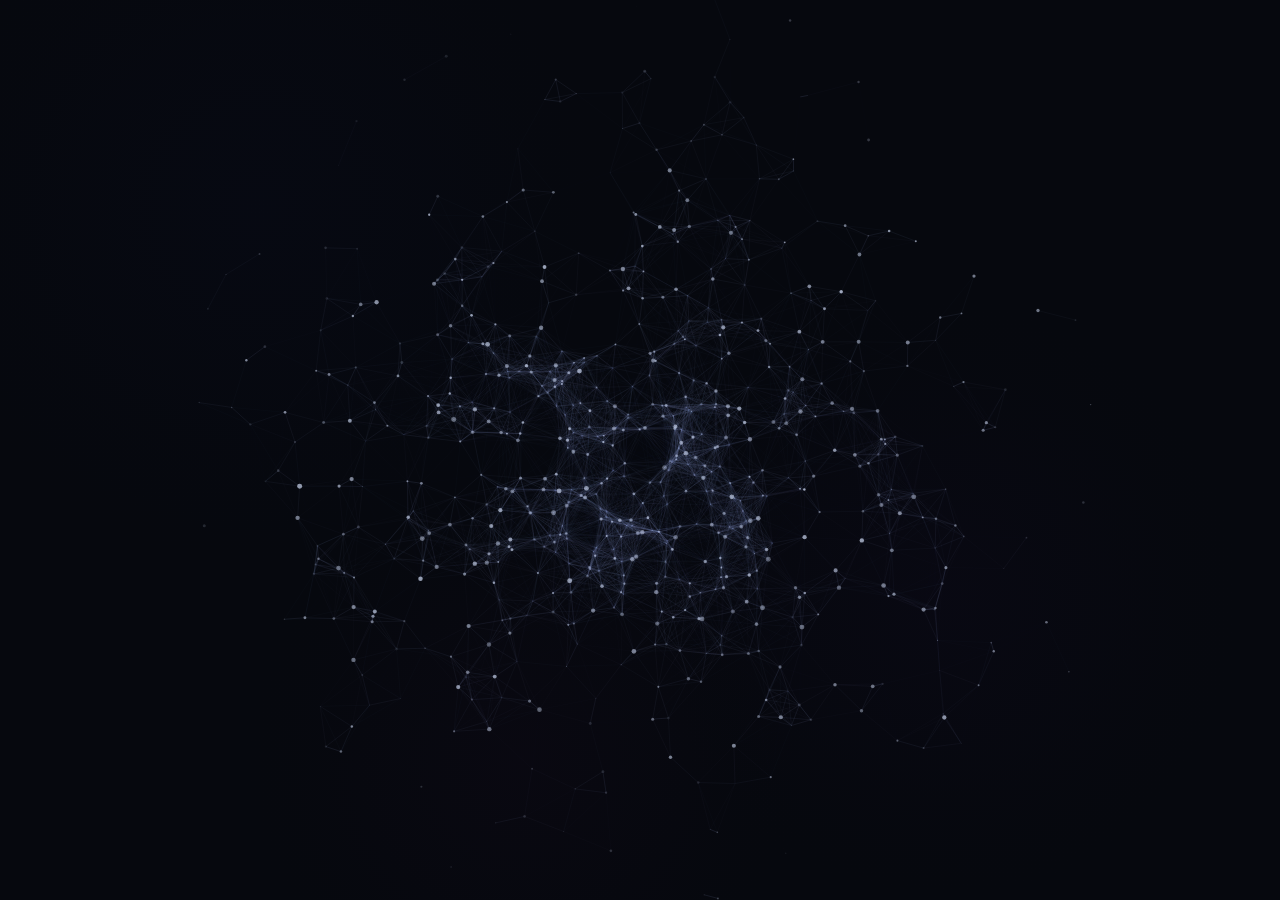
<file: components_test/background/mouth_morph.html>
<!DOCTYPE html>
<html lang="en">
<head>
  <meta charset="UTF-8">
  <meta name="viewport" content="width=device-width, initial-scale=1.0">
  <title>Stellar Background</title>
  <style>
    * { margin: 0; padding: 0; box-sizing: border-box; }
    html, body { width: 100%; height: 100%; overflow: hidden; background: #06080e; cursor: default; }
    canvas { display: block; width: 100%; height: 100%; }
  </style>
</head>
<body>
<canvas id="c"></canvas>
<script>
(function () {
  'use strict';

  const canvas = document.getElementById('c');
  const ctx    = canvas.getContext('2d');

  let W, H, cx, cy, maxDist;
  let time = 0, stars = [];

  // ╔══════════════════════════════════════════════════════════════════════════╗
  // ║  STATE MACHINE                                                           ║
  // ║  'idle'  →  click  →  'morphing'  →  done  →  'face'                   ║
  // ╚══════════════════════════════════════════════════════════════════════════╝
  let state         = 'idle';
  let morphStart    = 0;
  let biteStartTime = -1;   // set when morph first reaches 99% — bite only begins then

  // ── MORPH SPEED ──────────────────────────────────────────────────────────────
  // Total duration of the morph transition, in frames (60 fps ≈ 1 second).
  // Lower = faster.  380 ≈ 6.3 s.
  const MORPH_DUR = 700;

  // Per-star stagger: each star gets a random delay in [0 .. MORPH_STAGGER]
  // before it starts moving toward its face position (normalised 0–1 fraction
  // of MORPH_DUR).  0 = all stars move together.  0.8 = very spread out wave.
  const MORPH_STAGGER = 0.5;

  // Shape of each star's travel curve: ease-in-out, asymmetric (slow start, very heavy deceleration at end)
  // Formula: 1 - (1 - t^MORPH_EASE_IN)^MORPH_EASE — inner power gives slow start, outer gives heavy slow-down at arrival
  const MORPH_EASE_IN = 4;    // ease-in power at start (higher = slower launch)
  // Stars burst out of orbit quickly then decelerate to a dead stop at their
  // target (velocity is mathematically zero on arrival — no snap).
  // 2 = moderate ease-out
  // 4 = long gentle float into place     ← recommended
  // 7 = star almost freezes near its target, creeps the last stretch
  const MORPH_EASE = 8;     // ease-out power at end   (higher = longer creep to destination)

  // How much each assigned star's idle orbit is pre-biased toward its face target.
  // 0 = fully random position (long travel),  1 = starts right at the target (face visible at rest).
  // 0.35 is a good default: shorter travel, face not recognisable.
  const IDLE_BIAS = 0.5;

  // ── ORBIT SPEED ───────────────────────────────────────────────────────────────
  // Base orbital speed (rad/frame) for face-assigned stars and background stars.
  // Inner stars are faster: actual speed = BASE + nc²×ORBIT_INNER_BOOST
  const ORBIT_FACE_BASE   = 0.0005;   // face-assigned stars
  const ORBIT_BG_BASE     = 0.0001;   // background stars (set lower for slower feel)
  const ORBIT_INNER_BOOST = 0.0006;   // extra speed added for stars near the centre

  // Seconds after page load before the morph starts automatically.
  // Set to 0 to start immediately.  Click still works during the delay.
  const AUTO_START_DELAY = 1.0;


  // ╔══════════════════════════════════════════════════════════════════════════╗
  // ║  NEURAL CASCADE — the flickering "synaptic" pulse effect                ║
  // ╚══════════════════════════════════════════════════════════════════════════╝

  // Max pixel distance at which two stars draw a connecting line and can
  // pass cascade energy to each other.  Larger = more connections, denser web.
  const CONN_DIST = 80;

  // How many frames a star must wait after firing before it can fire again.
  // Lower = more rapid re-firing.
  const REFRACT = 160;

  let nextFire = 180;   // frame counter until next auto-fire

  // ── Spatial grid (internal — speeds up neighbor lookups) ─────────────────────
  const GCELL = CONN_DIST;
  let grid = {};
  function buildGrid() {
    grid = {};
    for (let i = 0; i < stars.length; i++) {
      const s = stars[i];
      const k = (s.x/GCELL|0)+','+(s.y/GCELL|0);
      (grid[k]||(grid[k]=[])).push(i);
    }
  }
  function nbrs(s) {
    const gx=s.x/GCELL|0, gy=s.y/GCELL|0, r=[];
    for (let dx=-1;dx<=1;dx++) for (let dy=-1;dy<=1;dy++) {
      const k=(gx+dx)+','+(gy+dy); if (grid[k]) for (const i of grid[k]) r.push(i);
    }
    return r;
  }

  // ── Easing functions ──────────────────────────────────────────────────────────
  // smoothstep: slow at both ends, fast in the middle — good for star travel
  function smoothstep(t) { t=Math.max(0,Math.min(1,t)); return t*t*(3-2*t); }
  // easeOutCubic: fast start, decelerates — used for eye-glow fade-in
  function easeOutCubic(t) { return 1-Math.pow(1-Math.max(0,Math.min(1,t)),3); }

  // ╔══════════════════════════════════════════════════════════════════════════╗
  // ║  BITE ANIMATION                                                          ║
  // ╚══════════════════════════════════════════════════════════════════════════╝

  // Morph progress (0–1) at which the bite animation begins.
  // 1.0 = only after morph is fully complete.  0.9 = starts while last 10% still settling.
  const BITE_START_AT = 0.999;

  // Total length of one open-and-shut cycle, in frames.
  // Lower = faster biting.  200 ≈ 3.3 s per bite.
  const BITE_CYCLE = 200;

  // Shape of the bite within one cycle (all fractions of BITE_CYCLE):
  //   0 → BITE_OPEN_END   : mouth opens  (slow)
  //   BITE_OPEN_END → BITE_SHUT_END : mouth snaps shut (fast)
  //   BITE_SHUT_END → 1.0 : mouth stays closed (pause)
  const BITE_OPEN_END = 0.55;   // increase to make the open phase longer
  const BITE_SHUT_END = 0.80;   // increase to make the snap slower

  // ╔══════════════════════════════════════════════════════════════════════════╗
  // ║  EYE GLOW                                                                ║
  // ╚══════════════════════════════════════════════════════════════════════════╝

  // How far into the morph (0–1) before the eye glow starts appearing.
  // 0 = immediately.  0.9 = only in the last 10% of the morph.
  const EYE_GLOW_DELAY = 0.8;

  // Overall brightness multiplier for the eye glow.
  // 1.0 = default.  0.5 = half as bright.  2.0 = twice as intense.
  const EYE_GLOW_INTENSITY = 0.2;

  // Controls how slowly the glow builds once it starts.
  // 1 = linear (steady).  2 = slow start, accelerates.  4 = very slow creep.
  const EYE_GLOW_EASE = 1.0;

  // How far each jaw half travels at maximum opening, as a fraction of canvas height.
  // 0.05 = subtle.  0.10 = very dramatic.
  const BITE_MAX_JAW = 0.058;

  function biteOpen() {
    if (biteStartTime < 0) return 0;   // morph not at 99% yet
    const p = ((time - biteStartTime) % BITE_CYCLE) / BITE_CYCLE;
    if (p < BITE_OPEN_END)  return smoothstep(p / BITE_OPEN_END);
    if (p < BITE_SHUT_END)  return 1 - smoothstep((p - BITE_OPEN_END) / (BITE_SHUT_END - BITE_OPEN_END));
    return 0;
  }

  // ── Quadratic bezier y-value helper ───────────────────────────────────────────
  function qby(t,y0,y1,y2) { return (1-t)*(1-t)*y0+2*(1-t)*t*y1+t*t*y2; }

  // ╔══════════════════════════════════════════════════════════════════════════╗
  // ║  FACE GEOMETRY                                                           ║
  // ║  All positions are fractions of W (width) and H (height), so the face   ║
  // ║  scales with the window.                                                 ║
  // ╚══════════════════════════════════════════════════════════════════════════╝
  function facePoints() {
    const pts = [];

    // ── Mouth boundaries ────────────────────────────────────────────────────────
    // Left/right edges of the mouth (fraction of W).  Wider = more teeth.
    const ML = W*0.155,  MR = W*0.845;

    // Upper gum arc: corner Y and control-point Y (fraction of H).
    // UGcY = height of corners.  UGctY = height of the curve peak (must be < UGcY).
    // Lower UGctY (closer to 0) = more pronounced smile curve.
    const UGcY  = H*0.700,  UGctY = H*0.512;

    // Lower gum arc: same idea, sits below the upper arc.
    // Gap between arcs = space for teeth.
    const LGcY  = H*0.800,  LGctY = H*0.618;

    // Jaw-hinge weight: stars at the corners barely move; centre moves most.
    // Produces a realistic hinged-jaw effect during biting.
    function w(x) { return Math.sin(((x-ML)/(MR-ML))*Math.PI); }

    // ── Eyes ────────────────────────────────────────────────────────────────────
    // Centre positions as fractions of W and H.
    // EAX = horizontal half-axis,  EAY = vertical half-axis.
    // 0.42 = how much the ends are pinched to form the cat-eye almond shape
    //        (0 = plain ellipse, closer to 1 = more pointed).
    const EAX = W*0.105,  EAY = H*0.053;
    for (const [ecx,ecy] of [[W*0.33, H*0.37], [W*0.67, H*0.37]]) {
      for (let i=0; i<65; i++) {   // eye rim density — increase for more stars on the outline
        const t=(i/65)*Math.PI*2, sq=1-0.42*Math.cos(t)*Math.cos(t);
        pts.push({x:ecx+EAX*Math.cos(t), y:ecy+EAY*Math.sin(t)*sq, type:'eye', jawRole:null, jawW:0});
      }
      // Pupil slit (vertical line of stars through the eye centre)
      for (let i=0; i<20; i++) {  // pupil slit density — increase for more stars on the slit
        const f=i/19;
        pts.push({x:ecx+(Math.random()-0.5)*2, y:ecy-EAY*0.68+f*EAY*1.36, type:'pupil', jawRole:null, jawW:0});
      }
    }

    // ── Gum lines ────────────────────────────────────────────────────────────────
    // Evenly spaced points along each arc.  Increase for a denser/smoother line.
    for (let i=0; i<=22; i++) {  // gum density — was 44
      const tx=i/22, x=ML+tx*(MR-ML);
      pts.push({x, y:qby(tx,UGcY,UGctY,UGcY), type:'gum',      jawRole:'upper', jawW:w(x)});
      pts.push({x, y:qby(tx,LGcY,LGctY,LGcY), type:'gum-lower', jawRole:'lower', jawW:w(x)});
    }

    // ── Upper teeth ──────────────────────────────────────────────────────────────
    // 10 triangles hanging downward from the upper gum arc.
    // 0.80 = how far the tip reaches into the gap (0=at gum, 1=touching lower gum).
    const N_UPPER_TEETH = 10;
    for (let k=0; k<N_UPPER_TEETH; k++) {
      const ta=(k+0.07)/N_UPPER_TEETH, tb=(k+0.50)/N_UPPER_TEETH, tc=(k+0.93)/N_UPPER_TEETH;
      const xa=ML+ta*(MR-ML), xb=ML+tb*(MR-ML), xc=ML+tc*(MR-ML);
      const ya=qby(ta,UGcY,UGctY,UGcY), yb=qby(tb,UGcY,UGctY,UGcY), yc=qby(tc,UGcY,UGctY,UGcY);
      const tipY = yb+(qby(tb,LGcY,LGctY,LGcY)-yb)*0.80,  tipX=xb;
      for (let i=0; i<=5; i++) {   // upper tooth edge density — was 11
        const f=i/5;
        pts.push({x:xa+f*(tipX-xa),   y:ya+f*(tipY-ya),   type:'tooth',     jawRole:'upper', jawW:w(xa+f*(tipX-xa))});
        pts.push({x:tipX+f*(xc-tipX), y:tipY+f*(yc-tipY), type:'tooth',     jawRole:'upper', jawW:w(tipX+f*(xc-tipX))});
      }
    }

    // ── Lower teeth ───────────────────────────────────────────────────────────────
    // 9 triangles pointing upward from the lower gum arc.
    // 0.66 = how far the tip reaches up into the gap.
    const N_LOWER_TEETH = 9;
    for (let k=0; k<N_LOWER_TEETH; k++) {
      const ta=(k+0.07)/N_LOWER_TEETH, tb=(k+0.50)/N_LOWER_TEETH, tc=(k+0.93)/N_LOWER_TEETH;
      const xa=ML+ta*(MR-ML), xb=ML+tb*(MR-ML), xc=ML+tc*(MR-ML);
      const ya=qby(ta,LGcY,LGctY,LGcY), yb=qby(tb,LGcY,LGctY,LGcY), yc=qby(tc,LGcY,LGctY,LGcY);
      const tipY = yb-(yb-qby(tb,UGcY,UGctY,UGcY))*0.66,  tipX=xb;
      for (let i=0; i<=4; i++) {   // lower tooth edge density — was 9
        const f=i/4;
        pts.push({x:xa+f*(tipX-xa),   y:ya+f*(tipY-ya),   type:'tooth-lower', jawRole:'lower', jawW:w(xa+f*(tipX-xa))});
        pts.push({x:tipX+f*(xc-tipX), y:tipY+f*(yc-tipY), type:'tooth-lower', jawRole:'lower', jawW:w(tipX+f*(xc-tipX))});
      }
    }

    return pts;
  }

  // ── Resize helper ─────────────────────────────────────────────────────────────
  function resize() {
    W=canvas.width=window.innerWidth; H=canvas.height=window.innerHeight;
    cx=W/2; cy=H/2; maxDist=Math.sqrt(cx*cx+cy*cy);
  }

  // ╔══════════════════════════════════════════════════════════════════════════╗
  // ║  STAR CREATION                                                           ║
  // ╚══════════════════════════════════════════════════════════════════════════╝
  function createStars() {
    stars = [];
    const fp = facePoints();

    // ── Face-assigned stars ───────────────────────────────────────────────────────
    // One star per face contour point.  Each starts at a random orbital position
    // and travels to its face target when the morph is triggered.
    fp.forEach(p => {
      // Bias the idle orbit toward the face target so stars travel less.
      // We blend the random orbital vector with the target's vector from centre.
      const rndAngle = Math.random()*Math.PI*2;
      const rndDist  = 60+Math.random()*(Math.min(W,H)*0.46);
      const rndX = Math.cos(rndAngle)*rndDist,  rndY = Math.sin(rndAngle)*rndDist;
      const tgtX = p.x-cx,  tgtY = p.y-cy;   // target vector from centre
      const bX = rndX*(1-IDLE_BIAS) + tgtX*IDLE_BIAS;
      const bY = rndY*(1-IDLE_BIAS) + tgtY*IDLE_BIAS;
      const angle = Math.atan2(bY, bX);
      const dist  = Math.hypot(bX, bY) || rndDist;
      const ox=cx+bX,  oy=cy+bY;
      const ed=Math.max(dist,50),  nc=1-Math.sqrt(ed/maxDist);
      const isEye   = p.type==='eye'||p.type==='pupil';
      const isTooth = p.type==='tooth'||p.type==='tooth-lower';
      // Eye stars are slightly larger; tooth stars largest (they need to be visible).
      const base = isEye ? Math.random()*1.4+0.8 : isTooth ? Math.random()*1.6+0.9 : Math.random()*1.1+0.5;

      stars.push({
        // ── Orbital properties (used while idle and during morph) ────────────────
        angle,
        dist,
        homeDist: dist,
        // Stars closer to centre orbit faster (nc closer to 1).
        // Increase the multiplier (0.0006) for faster outer stars.
        orbitSpeed: ORBIT_FACE_BASE+nc*nc*ORBIT_INNER_BOOST,

        x: ox, y: oy,   // current position (updated each frame)

        // ── Morph target ──────────────────────────────────────────────────────────
        assigned: true,
        targetX: p.x,  targetY: p.y,
        faceType: p.type,
        jawRole:  p.jawRole,   // 'upper' | 'lower' | null
        jawW:     p.jawW,      // 0–1: how much this star participates in jaw movement

        // Random delay before this star starts moving (fraction of MORPH_DUR).
        // Creates the staggered wave effect.  Set to 0 for all-at-once.
        morphDelay: Math.random()*MORPH_STAGGER,
        morphT: 0,   // 0 = at orbital position,  1 = at face target

        // ── Organic jitter ────────────────────────────────────────────────────────
        // Each face star drifts on its own slow sine path once settled, making
        // the contours feel alive rather than geometrically rigid.
        // jAmp  : max displacement in pixels.  2–5 is subtle; 8+ is very wobbly.
        // jFreq : oscillation speed in rad/frame.  0.005–0.02 is imperceptibly slow.
        // jPhaseX/Y : random offsets so no two stars move in sync.
        jAmp:    3.5 + Math.random()*5.0,
        jFreq:   0.006 + Math.random()*0.010,
        jPhaseX: Math.random()*Math.PI*2,
        jPhaseY: Math.random()*Math.PI*2,

        // ── Appearance ────────────────────────────────────────────────────────────
        baseSize: base,  size: base,
        baseOpacity: isEye ? 0.55+Math.random()*0.3 : isTooth ? 0.50+Math.random()*0.3 : 0.22+Math.random()*0.25,
        twinkleSpeed:  0.006+Math.random()*0.011,
        twinkleOffset: Math.random()*Math.PI*2,
        pulse:0, pulseDecay:0.954,
        cascadeEnergy:0, cascadeReady:false, refractoryUntil:0,
        binaryDigit: Math.random()<0.5?'0':'1',  binaryShow:0,  dotOpacity:1,
      });
    });

    // ── Ambient background stars (never join the face) ────────────────────────────
    // Density: one star per BG_DENSITY square pixels.  Lower = more stars.
    const BG_DENSITY = 4200;
    const bgN = Math.floor(W*H/BG_DENSITY);
    for (let i=0; i<bgN; i++) {
      const angle = Math.random()*Math.PI*2;
      const dist  = 30+Math.random()*(Math.min(W,H)*0.48);
      const ox=cx+Math.cos(angle)*dist,  oy=cy+Math.sin(angle)*dist;
      const ed=Math.max(dist,50),  nc=1-Math.sqrt(ed/maxDist);
      const base = Math.random()*1.2+0.3;
      stars.push({
        angle, dist, homeDist:dist,
        orbitSpeed: ORBIT_BG_BASE+nc*nc*ORBIT_INNER_BOOST,
        x:ox, y:oy,
        assigned:false, targetX:0, targetY:0, faceType:null, jawRole:null, jawW:0,
        morphDelay:0,  morphT:0,
        baseSize:base, size:base,
        baseOpacity: Math.random()*0.28+0.07,
        twinkleSpeed:  0.004+Math.random()*0.008,
        twinkleOffset: Math.random()*Math.PI*2,
        pulse:0, pulseDecay:0.958,
        cascadeEnergy:0, cascadeReady:false, refractoryUntil:0,
        binaryDigit: Math.random()<0.5?'0':'1',  binaryShow:0,  dotOpacity:1,
      });
    }
  }

  // ╔══════════════════════════════════════════════════════════════════════════╗
  // ║  NEBULAE  — soft coloured blobs drifting slowly in the background       ║
  // ║  Each entry: [ x, y, radius, [r,g,b], opacity ]                        ║
  // ║  x/y are fractions of W/H.  radius is a fraction of max(W,H).          ║
  // ╚══════════════════════════════════════════════════════════════════════════╝
  const NEBULAE = [
    [0.15, 0.28, 0.32, [14,  20, 60], 0.09],
    [0.78, 0.62, 0.26, [38,  14, 68], 0.08],
    [0.38, 0.82, 0.24, [50,  12, 55], 0.07],
  ];

  // ╔══════════════════════════════════════════════════════════════════════════╗
  // ║  COLOURS                                                                 ║
  // ║  Stars interpolate from COL_BASE (starfield) to their face colour       ║
  // ║  as morphT goes 0 → 1.                                                  ║
  // ╚══════════════════════════════════════════════════════════════════════════╝
  const COL_BASE  = [185, 195, 218];   // idle starfield: blue-white
  const COL_EYE   = [228,  95,  12];   // eye / pupil stars: orange-red
  const COL_TOOTH = [215, 218, 232];   // teeth stars: bright cold white
  const COL_GUM   = [165, 172, 208];   // gum stars: muted blue-gray

  function targetCol(faceType) {
    if (faceType==='eye'||faceType==='pupil')         return COL_EYE;
    if (faceType==='tooth'||faceType==='tooth-lower') return COL_TOOTH;
    if (faceType==='gum'||faceType==='gum-lower')     return COL_GUM;
    return COL_BASE;
  }

  // ── Neural cascade helpers ────────────────────────────────────────────────────
  function triggerFire() {
    // Face stars are preferred seeds; background stars fire less often.
    const pool = stars.filter(s => s.refractoryUntil<=time && (s.assigned||Math.random()<0.3));
    if (!pool.length) return;
    const s = pool[Math.floor(Math.random()*pool.length)];
    s.pulse=1; s.cascadeEnergy=1; s.cascadeReady=true;
    s.refractoryUntil=time+REFRACT;
    s.binaryShow=1; s.dotOpacity=0; s.binaryDigit=Math.random()<0.5?'0':'1';
  }
  // Gap between auto-fires: random interval in [200, 560] frames.
  function scheduleNext() { nextFire=time+200+Math.random()*360; }

  // ── Bite-snap fire ────────────────────────────────────────────────────────────
  // Fires a burst of cascade seeds from the teeth the instant the mouth closes.
  // BITE_SEED_COUNT : how many teeth/gum stars ignite simultaneously.
  //                   Higher = bigger shockwave.  4–10 is a good range.
  const BITE_SEED_COUNT = 7;
  function triggerBiteFire() {
    const pool = stars.filter(s =>
      s.assigned && s.refractoryUntil <= time &&
      (s.faceType==='tooth' || s.faceType==='tooth-lower' ||
       s.faceType==='gum'   || s.faceType==='gum-lower')
    );
    // Pick random seeds and ignite them all at once
    for (let n=0; n<BITE_SEED_COUNT && pool.length; n++) {
      const idx = Math.floor(Math.random()*pool.length);
      const s   = pool.splice(idx,1)[0];
      s.pulse=1; s.cascadeEnergy=1; s.cascadeReady=true;
      s.refractoryUntil=time+REFRACT;
      s.binaryShow=1; s.dotOpacity=0; s.binaryDigit=Math.random()<0.5?'0':'1';
    }
  }

  // ── Morph trigger (called on first click) ─────────────────────────────────────
  function startMorph() {
    if (state!=='idle') return;
    state='morphing'; morphStart=time;
  }

  // ── Auto-start after delay ────────────────────────────────────────────────────
  setTimeout(startMorph, AUTO_START_DELAY * 1000);

  // ── Click handler ─────────────────────────────────────────────────────────────
  canvas.addEventListener('click', e => {
    if (state==='idle') { startMorph(); return; }
    // After morph: clicks trigger a pulse wave (same as the original starfield)
    const R=250;
    stars.forEach(s => {
      const d=Math.hypot(s.x-e.clientX, s.y-e.clientY);
      if (d<R) {
        const I=Math.pow(1-d/R,1.5);
        s.pulse=Math.min(1,s.pulse+I);
        setTimeout(()=>{s.binaryShow=Math.min(1,s.binaryShow+0.5+I*0.8); s.dotOpacity=0; s.binaryDigit=Math.random()<0.5?'0':'1';},d*0.35);
        s.cascadeEnergy=Math.min(1,s.cascadeEnergy+I*0.7);
        s.cascadeReady=true; s.refractoryUntil=time+REFRACT;
      }
    });
  });

  // ╔══════════════════════════════════════════════════════════════════════════╗
  // ║  MAIN RENDER LOOP                                                        ║
  // ╚══════════════════════════════════════════════════════════════════════════╝
  function loop() {
    // Clear with solid dark background colour
    ctx.fillStyle='rgb(6,8,14)';
    ctx.fillRect(0,0,W,H);

    const t = time*0.001;   // slow time for nebula drift / eye pulse

    // ── Global morph progress (0 = full starfield, 1 = full face) ────────────────
    const globalMorphT = state==='idle'     ? 0 :
                         state==='face'     ? 1 :
                         Math.min(1,(time-morphStart)/MORPH_DUR);
    if (state==='morphing' && globalMorphT>=1) state='face';
    // Start bite animation once morph reaches 99% — mouth opens from the beginning of cycle
    if (biteStartTime < 0 && globalMorphT >= BITE_START_AT) biteStartTime = time;

    const eyeAlpha = state==='idle' ? 0
      : Math.pow(Math.max(0, (globalMorphT - EYE_GLOW_DELAY) / (1 - EYE_GLOW_DELAY)), EYE_GLOW_EASE);

    // ── Nebulae ───────────────────────────────────────────────────────────────────
    for (const [nx,ny,nr,c,op] of NEBULAE) {
      // Gentle slow drift: each nebula moves on its own Lissajous path
      const px=(nx+Math.sin(t*0.11+nx*7)*0.06)*W,  py=(ny+Math.cos(t*0.09+ny*9)*0.06)*H;
      const r=nr*Math.max(W,H);
      const g=ctx.createRadialGradient(px,py,0,px,py,r);
      g.addColorStop(0,   `rgba(${c[0]},${c[1]},${c[2]},${op})`);
      g.addColorStop(0.5, `rgba(${c[0]},${c[1]},${c[2]},${op*0.4})`);
      g.addColorStop(1,   'transparent');
      ctx.fillStyle=g; ctx.fillRect(0,0,W,H);
    }

    // ── Eye glow ──────────────────────────────────────────────────────────────────
    if (eyeAlpha>0.01) {
      // ep: base intensity × glow constant × fade-in alpha × slow breathing pulse
      const ep=(0.68+Math.sin(t*1.7)*0.12+Math.sin(t*3.3)*0.05)*eyeAlpha*EYE_GLOW_INTENSITY;

      for (const [ex,ey] of [[W*0.33,H*0.37],[W*0.67,H*0.37]]) {
        const erx=W*0.125,  ery=H*0.076;

        // Scale Y so the gradient fills an ellipse matching the eye shape
        ctx.save(); ctx.translate(ex,ey); ctx.scale(1,ery/erx);

        // Outer halo (dim red)
        const halo=ctx.createRadialGradient(0,0,0,0,0,erx*1.8);
        halo.addColorStop(0,   `rgba(180,30,0,${ep*0.40})`);
        halo.addColorStop(0.5, `rgba(120,15,0,${ep*0.20})`);
        halo.addColorStop(1,   'transparent');
        ctx.fillStyle=halo; ctx.beginPath(); ctx.arc(0,0,erx*1.8,0,Math.PI*2); ctx.fill();

        // Inner fire (bright orange-yellow core → deep red rim)
        const fire=ctx.createRadialGradient(0,0,0,0,0,erx);
        fire.addColorStop(0,    `rgba(255,160,20,${ep*0.82})`);
        fire.addColorStop(0.20, `rgba(240, 90, 5,${ep*0.68})`);
        fire.addColorStop(0.50, `rgba(185, 28, 3,${ep*0.44})`);
        fire.addColorStop(0.80, `rgba(110, 10, 2,${ep*0.20})`);
        fire.addColorStop(1,    'transparent');
        ctx.fillStyle=fire; ctx.beginPath(); ctx.arc(0,0,erx,0,Math.PI*2); ctx.fill();
        ctx.restore();

        // Slit pupil: carve a dark vertical ellipse out of the glow
        ctx.save(); ctx.globalCompositeOperation='destination-out';
        ctx.save(); ctx.translate(ex,ey); ctx.scale(0.16,1); ctx.translate(-ex,-ey);
        const slit=ctx.createRadialGradient(ex,ey,0,ex,ey,erx*0.18);
        slit.addColorStop(0, `rgba(0,0,0,${0.95*eyeAlpha})`);
        slit.addColorStop(1, 'rgba(0,0,0,0)');
        ctx.fillStyle=slit; ctx.beginPath(); ctx.arc(ex,ey,ery*0.92,0,Math.PI*2); ctx.fill();
        ctx.restore(); ctx.restore();
      }
    }

    // ── Neural cascade propagation ────────────────────────────────────────────────
    if (time%4===0) buildGrid();       // rebuild spatial grid every 4 frames
    if (time>=nextFire){ triggerFire(); scheduleNext(); }
    // Detect the exact frame the jaw snaps shut and fire a burst from the teeth
    if (biteStartTime >= 0 && (time-biteStartTime)%BITE_CYCLE === Math.round(BITE_SHUT_END*BITE_CYCLE)) triggerBiteFire();

    for (let i=0; i<stars.length; i++) {
      const s=stars[i];
      if (!(s.cascadeEnergy>0.06 && s.cascadeReady)) continue;
      s.cascadeReady=false;
      for (const ni of nbrs(s)) {
        if (ni===i) continue;
        const n=stars[ni];  if (n.refractoryUntil>time) continue;
        const d=Math.hypot(s.x-n.x, s.y-n.y);
        if (d<CONN_DIST*1.5) {
          const tr=s.cascadeEnergy*0.27*(1-d/(CONN_DIST*1.5));
          if (tr>0.006) {
            n.pulse=Math.min(1,n.pulse+tr*1.2);
            n.cascadeEnergy=Math.min(0.9,n.cascadeEnergy+tr*0.75);
            n.cascadeReady=false;  n.refractoryUntil=time+REFRACT;
            n.binaryShow=Math.min(1,n.binaryShow+0.6+tr*3);
            n.dotOpacity=0;  n.binaryDigit=Math.random()<0.5?'0':'1';
            setTimeout(()=>{n.cascadeReady=true;},40+Math.random()*40);
          }
        }
      }
      s.cascadeEnergy*=0.65;
    }

    // ── Update star positions ─────────────────────────────────────────────────────
    const jaw    = biteOpen();
    const maxJaw = H * BITE_MAX_JAW;

    for (const s of stars) {
      // Orbital position is ALWAYS advanced, even during/after morph.
      // As morphT→1, the orbital component is weighted out of the final position.
      s.angle += s.orbitSpeed;
      const orbX=cx+Math.cos(s.angle)*s.dist,  orbY=cy+Math.sin(s.angle)*s.dist;
      s.dist += (s.homeDist-s.dist)*0.003;   // gentle drift back to home radius

      if (s.assigned) {
        // Compute this star's individual morph progress, accounting for its stagger delay.
        // Stars with a later delay start moving only after a fraction of MORPH_DUR has passed.
        const _t = Math.max(0,(globalMorphT-s.morphDelay)/(1-s.morphDelay));
        const easeIn = Math.pow(_t, MORPH_EASE_IN);            // slow launch
        const localT = 1 - Math.pow(1 - easeIn, MORPH_EASE); // heavy deceleration into target
        s.morphT = localT;

        // Apply jaw offset to mouth stars once the face is fully formed
        let tx=s.targetX,  ty=s.targetY;
        if (s.jawRole && state==='face') {
          ty += (s.jawRole==='upper' ? -1 : 1) * jaw * maxJaw * s.jawW;
        }

        // Final position: blend from orbital to face target
        // At morphT=0 → orbital;  at morphT=1 → face target exactly
        // Jitter is multiplied by morphT so it only appears once the star has settled.
        const jx = Math.sin(time*s.jFreq + s.jPhaseX) * s.jAmp * s.morphT;
        const jy = Math.cos(time*s.jFreq + s.jPhaseY) * s.jAmp * s.morphT;
        s.x = orbX+(tx-orbX)*s.morphT + jx;
        s.y = orbY+(ty-orbY)*s.morphT + jy;
      } else {
        // Background stars: pure orbital motion
        s.x=orbX;  s.y=orbY;  s.morphT=0;
      }

      s.pulse         *= s.pulseDecay;
      s.cascadeEnergy *= 0.96;
      s.binaryShow    *= 0.988;
      if (s.binaryShow<0.3) s.dotOpacity=Math.min(1,s.dotOpacity+0.025);
      s.size = s.baseSize + s.pulse*3.5;
    }

    // ── Connection lines between nearby stars ─────────────────────────────────────
    for (let i=0; i<stars.length; i++) {
      const si=stars[i];
      if (si.x<-50||si.x>W+50||si.y<-50||si.y>H+50) continue;
      for (let j=i+1; j<stars.length; j++) {
        const sj=stars[j],  d=Math.hypot(si.x-sj.x,si.y-sj.y);
        if (d>=CONN_DIST) continue;
        let a=1-d/CONN_DIST;  a*=a;
        const pm=Math.max(si.pulse,sj.pulse);
        a=Math.min(a*(1+pm*8),0.75);  if (a<0.002) continue;

        // Eye connections bleed from blue-white → orange-red as those stars morph in
        const eye = si.faceType==='eye'||si.faceType==='pupil'||sj.faceType==='eye'||sj.faceType==='pupil';
        const mt  = Math.max(si.morphT,sj.morphT);
        const r   = eye ? Math.round(140+mt*60+pm*55) : Math.round(140+pm*80);
        const g   = eye ? Math.round(155-mt*100+pm*30): Math.round(155+pm*70);
        const b   = eye ? Math.round(205-mt*197+pm*10): Math.round(205+pm*40);
        ctx.strokeStyle=`rgba(${r},${g},${b},${a*0.30})`;
        ctx.lineWidth=0.6+pm*1.8;
        ctx.beginPath(); ctx.moveTo(si.x,si.y); ctx.lineTo(sj.x,sj.y); ctx.stroke();
      }
    }

    // ── Draw stars ────────────────────────────────────────────────────────────────
    ctx.textAlign='center'; ctx.textBaseline='middle';
    for (const s of stars) {
      if (s.x<-80||s.x>W+80||s.y<-80||s.y>H+80) continue;
      const tw = Math.sin(time*s.twinkleSpeed+s.twinkleOffset)*0.12+0.88;  // twinkle factor
      const p  = s.pulse;
      const mt = s.morphT;

      // Colour: linearly interpolates from COL_BASE → face-specific colour as morphT rises
      const tc=targetCol(s.faceType);
      const tr=Math.min(255,(COL_BASE[0]+(tc[0]-COL_BASE[0])*mt+p*55)|0);
      const tg=Math.min(255,(COL_BASE[1]+(tc[1]-COL_BASE[1])*mt+p*45)|0);
      const tb=Math.min(255,(COL_BASE[2]+(tc[2]-COL_BASE[2])*mt+p*30)|0);
      const clr=`rgb(${tr},${tg},${tb})`;

      // Background stars fade slightly as the face takes over the scene.
      // 0.35 = how much they dim at full morph.  0 = no dimming.
      const opFade = s.assigned ? 1 : 1-globalMorphT*0.35;
      const op = Math.min(1,s.baseOpacity+p*0.6)*tw*opFade;

      if (s.binaryShow>0.06) {
        // Star is showing a binary digit ('0' or '1') from a cascade pulse
        const fs=Math.max(7,s.baseSize*4.5+s.binaryShow*11+p*5);
        ctx.font=`${fs|0}px monospace`;
        ctx.globalAlpha=Math.min(1,s.binaryShow*1.2+p*0.2)*tw*opFade;
        ctx.fillStyle=clr;  ctx.fillText(s.binaryDigit,s.x,s.y);
        if (s.binaryShow>0.15) {
          // Halo glow around the digit
          const hr=fs*1.2+p*8;
          const gg=ctx.createRadialGradient(s.x,s.y,fs*0.15,s.x,s.y,hr);
          gg.addColorStop(0,`rgba(${tr},${tg},${tb},${Math.max(s.binaryShow,p)*0.2*tw*opFade})`);
          gg.addColorStop(1,'transparent');
          ctx.globalAlpha=1;  ctx.fillStyle=gg;
          ctx.beginPath();  ctx.arc(s.x,s.y,hr,0,Math.PI*2);  ctx.fill();
        }
        if (s.dotOpacity>0.05) {
          // Draw the dot underneath the fading digit
          ctx.globalAlpha=op*s.dotOpacity;
          ctx.fillStyle=clr;  ctx.beginPath();  ctx.arc(s.x,s.y,s.size,0,Math.PI*2);  ctx.fill();
        }
      } else {
        // Normal star dot
        ctx.globalAlpha=op;
        ctx.fillStyle=clr;  ctx.beginPath();  ctx.arc(s.x,s.y,s.size,0,Math.PI*2);  ctx.fill();
        if (p>0.05) {
          // Soft glow halo when pulsing
          const hr=s.size*4+p*10;
          const gg=ctx.createRadialGradient(s.x,s.y,s.size*0.5,s.x,s.y,hr);
          const ga=p*0.3*tw;
          gg.addColorStop(0,   `rgba(${tr},${tg},${tb},${ga})`);
          gg.addColorStop(0.4, `rgba(${tr},${tg},${tb},${ga*0.4})`);
          gg.addColorStop(1,   'transparent');
          ctx.globalAlpha=1;  ctx.fillStyle=gg;
          ctx.beginPath();  ctx.arc(s.x,s.y,hr,0,Math.PI*2);  ctx.fill();
        }
      }
    }

    ctx.globalAlpha=1;
    time++;
    requestAnimationFrame(loop);
  }

  window.addEventListener('resize',()=>{ resize(); createStars(); state='idle'; });
  resize();  createStars();  scheduleNext();  loop();
})();
</script>
</body>
</html>
</file>
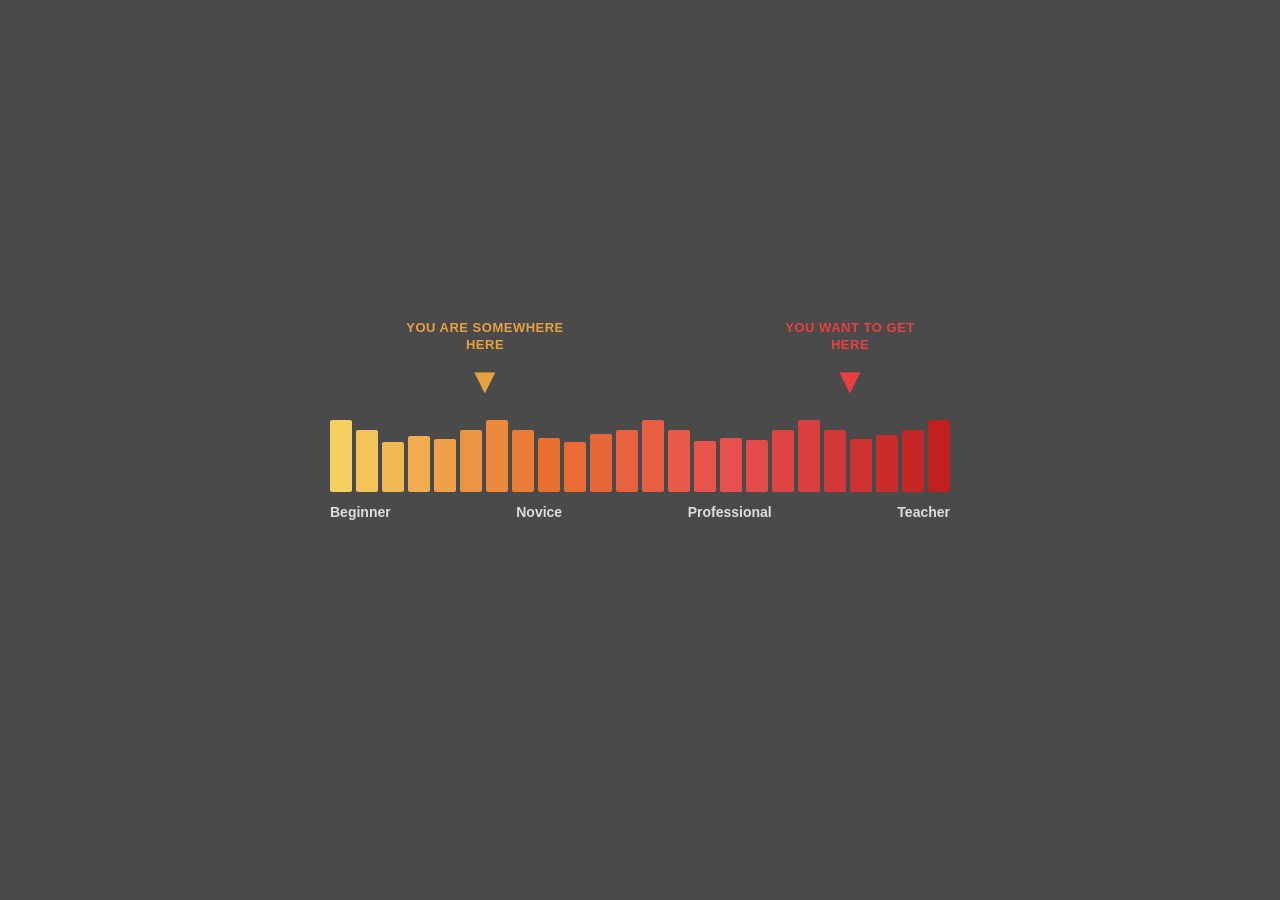
<file: components_test/level/level.html>
<!DOCTYPE html>
<html lang="en">
<head>
  <meta charset="UTF-8">
  <meta name="viewport" content="width=device-width, initial-scale=1.0">
  <title>Knowledge Level</title>
  <style>
    body {
      background: #4a4a4a;
      display: flex;
      align-items: center;
      justify-content: center;
      min-height: 100vh;
      margin: 0;
      font-family: Arial, sans-serif;
    }

    .container {
      position: relative;
      width: 620px;
      padding: 100px 20px 60px;
    }

    /* ── Arrow annotations ── */
    .annotation {
      position: absolute;
      text-align: center;
      font-weight: 900;
      font-size: 13px;
      text-transform: uppercase;
      line-height: 1.3;
      letter-spacing: 0.5px;
    }

    .annotation-start {
      color: #e8a040;
      left: 95px;
      top: 0;
      width: 160px;
      opacity: 0;
    }

    .annotation-end {
      color: #e84040;
      right: 40px;
      top: 0;
      width: 160px;
      opacity: 0;
    }

    /* ── Progress bar ── */
    .bar-wrapper {
      position: relative;
      height: 72px;
    }

    .bar-track {
      display: flex;
      gap: 4px;
      height: 72px;
    }

    .segment {
      flex: 1;
      border-radius: 2px;
      transform: scaleY(0);
      transform-origin: bottom;
    }

    /* Labels */
    .labels {
      display: flex;
      justify-content: space-between;
      margin-top: 12px;
    }

    .label {
      color: #ddd;
      font-size: 14px;
      font-weight: 600;
      text-align: center;
      opacity: 0;
      transform: translateY(8px);
    }

    @keyframes riseIn {
      to { opacity: 1; transform: translateY(0); }
    }

    @keyframes fadeIn {
      to { opacity: 1; }
    }

    .annotation .arrow {
      display: block;
      font-size: 36px;
      margin-top: 4px;
      animation: bounce 0.6s ease-in-out infinite;
    }

    @keyframes bounce {
      0%, 100% { transform: translateY(0); }
      50%       { transform: translateY(6px); }
    }

    @keyframes popUp {
      0%   { transform: scaleY(0); }
      60%  { transform: scaleY(1.15); }
      100% { transform: scaleY(1); }
    }

  </style>
</head>
<body>
<div class="container">

  <!-- Text annotations -->
  <div class="annotation annotation-start">You are somewhere<br>here<span class="arrow">▼</span></div>
  <div class="annotation annotation-end">You want to get<br>here<span class="arrow" style="animation-delay:0.2s">▼</span></div>


  <!-- Bar -->
  <div class="bar-wrapper">
    <div class="bar-track" id="bar"></div>
  </div>

  <!-- Labels -->
  <div class="labels">
    <div class="label" style="text-align:left">Beginner</div>
    <div class="label">Novice</div>
    <div class="label">Professional</div>
    <div class="label" style="text-align:right">Teacher</div>
  </div>
</div>

<script>
  const bar = document.getElementById('bar');
  const TOTAL = 24;

  // Color stops: yellow → orange → salmon → red
  function segmentColor(i) {
    const t = i / (TOTAL - 1);
    const stops = [
      { t: 0,    r: 245, g: 208, b:  96 },
      { t: 0.35, r: 232, g: 112, b:  48 },
      { t: 0.65, r: 232, g:  80, b:  80 },
      { t: 1,    r: 192, g:  32, b:  32 },
    ];
    let lo = stops[0], hi = stops[stops.length - 1];
    for (let k = 0; k < stops.length - 1; k++) {
      if (t >= stops[k].t && t <= stops[k+1].t) { lo = stops[k]; hi = stops[k+1]; break; }
    }
    const f = (t - lo.t) / (hi.t - lo.t);
    const r = Math.round(lo.r + f * (hi.r - lo.r));
    const g = Math.round(lo.g + f * (hi.g - lo.g));
    const b = Math.round(lo.b + f * (hi.b - lo.b));
    return `rgb(${r},${g},${b})`;
  }

  function segmentHeight(i) {
    const boundaries = [0, 6, 12, 18, 23];
    const dist = Math.min(...boundaries.map(b => Math.abs(i - b)));
    if (dist === 0) return 72;
    if (dist === 1) return 62;
    return 50 + Math.random() * 10 | 0;
  }

  // Build segments once
  const segments = [];
  for (let i = 0; i < TOTAL; i++) {
    const seg = document.createElement('div');
    seg.className = 'segment';
    seg.style.backgroundColor = segmentColor(i);
    seg.style.height = segmentHeight(i) + 'px';
    seg.style.alignSelf = 'flex-end';
    bar.appendChild(seg);
    segments.push(seg);
  }

  const labels      = Array.from(document.querySelectorAll('.label'));
  const annoStart   = document.querySelector('.annotation-start');
  const annoEnd     = document.querySelector('.annotation-end');
  // Segment animations end at: 0.03 + 39*0.04 + 0.4 ≈ 2.0s
  // Last annotation done at: 2.4 + 0.6 = 3.0s
  // Pause before restart: 1.5s  →  total cycle = 4.5s
  const CYCLE_MS = 7000;

  function resetAnim(el, anim) {
    el.style.animation = 'none';
    el.offsetHeight;           // force reflow
    el.style.animation = anim;
  }

  function play() {
    // Segments
    segments.forEach((seg, i) => {
      const delay = 0.03 + i * 0.04;
      resetAnim(seg, `popUp 0.4s cubic-bezier(0.34,1.56,0.64,1) ${delay}s forwards`);
    });

    // Labels
    labels.forEach((lbl, i) => {
      resetAnim(lbl, `riseIn 0.5s ease ${0.1 + i * 0.1}s forwards`);
    });

    // Annotations + arrows
    resetAnim(annoStart,  'fadeIn 0.6s ease 1.8s forwards');
    resetAnim(annoEnd,    'fadeIn 0.6s ease 2.4s forwards');

    setTimeout(play, CYCLE_MS);
  }

  play();
</script>
</body>
</html>
</file>
<file: assets/css/base.css>
/* ===== RESET & BASE ===== */
*{margin:0;padding:0;box-sizing:border-box}
html{scroll-behavior:smooth}
body{background:#070a12;color:#fff;font-family:'Inter',sans-serif;overflow-x:hidden;cursor:default}
body.locked{overflow:hidden;height:100vh}
body.unlocked{}

canvas{position:fixed;top:0;left:0;width:100%;height:100%;z-index:0;pointer-events:none}

.white-flash{position:fixed;top:0;left:0;width:100%;height:100%;z-index:50;background:#fff;opacity:0;pointer-events:none;transition:none}

.sr-only{position:absolute;width:1px;height:1px;padding:0;margin:-1px;overflow:hidden;clip:rect(0,0,0,0);white-space:nowrap;border:0}

/* ===== KEYFRAMES ===== */
@keyframes revealUp{from{opacity:0;transform:translateY(24px);filter:blur(3px)}to{opacity:1;transform:translateY(0);filter:blur(0)}}
@keyframes revealWord{from{opacity:0;transform:translateY(12px);filter:blur(2px)}to{opacity:1;transform:translateY(0);filter:blur(0)}}
@keyframes fadeIn{to{opacity:1}}
</file>
<file: assets/css/nav.css>
/* ===== NAVBAR ===== */
.site-nav{position:fixed;top:0;left:0;right:0;z-index:100;background:rgba(255,255,255,0.95);backdrop-filter:blur(12px);border-bottom:1px solid rgba(0,0,0,0.06);padding:0 2rem;height:56px;display:flex;align-items:center;justify-content:space-between;opacity:0;transform:translateY(-100%);transition:opacity 0.8s ease, transform 0.8s ease;pointer-events:none}
.site-nav.visible{opacity:1;transform:translateY(0);pointer-events:auto}
.site-nav.dark-mode{background:rgba(10,14,24,0.92);border-bottom-color:rgba(255,255,255,0.06)}
.site-nav.dark-mode .nav-brand{color:#fff}
.site-nav.dark-mode .nav-brand svg path{fill:#fff}
.site-nav.dark-mode .nav-links a{color:rgba(255,255,255,0.5)}
.site-nav.dark-mode .nav-links a:hover,.site-nav.dark-mode .nav-links a.active{color:#fff}
.site-nav.dark-mode .nav-apply{background:#fff;color:#0a0e18}
.nav-brand{font-family:'Space Grotesk',sans-serif;font-size:0.9rem;font-weight:700;color:#0a0e18;letter-spacing:0.02em;display:flex;align-items:center;gap:0.5rem;transition:color 0.4s}
.nav-brand svg{width:22px;height:22px}
.nav-brand img{width:22px;height:22px;object-fit:contain}
.nav-links{display:flex;gap:2rem;list-style:none}
.nav-links a{font-family:'Inter',sans-serif;font-size:0.82rem;font-weight:500;color:rgba(10,14,24,0.55);text-decoration:none;letter-spacing:0.01em;transition:color 0.3s}
.nav-links a:hover,.nav-links a.active{color:#0a0e18}
.nav-apply{padding:0.45rem 1.4rem;background:#0a0e18;color:#fff;border-radius:8px;font-family:'Space Grotesk',sans-serif;font-size:0.8rem;font-weight:600;text-decoration:none;transition:all 0.3s}
.nav-apply:hover{background:#1a2030}
.nav-apply--closed{cursor:pointer}

/* ===== SIDE NAV DOTS ===== */
.side-dots{position:fixed;right:1.5rem;top:50%;transform:translateY(-50%);z-index:90;display:flex;flex-direction:column;gap:0.8rem;opacity:0;transition:opacity 0.6s ease}
.side-dots.visible{opacity:1}
.side-dot{width:8px;height:8px;border-radius:50%;background:rgba(10,14,24,0.15);transition:all 0.3s;cursor:pointer;border:none;padding:0}
.side-dot.active{background:rgba(10,14,24,0.6);transform:scale(1.4)}
.side-dot:hover{background:rgba(10,14,24,0.4)}
.side-dots.on-dark .side-dot{background:rgba(255,255,255,0.2)}
.side-dots.on-dark .side-dot.active{background:rgba(255,255,255,0.7)}
.side-dots.on-dark .side-dot:hover{background:rgba(255,255,255,0.5)}

/* ===== HAMBURGER ===== */
.nav-hamburger{display:none;background:none;border:none;cursor:pointer;padding:0.4rem;color:#0a0e18;line-height:1;transition:color 0.3s;flex-shrink:0}
.site-nav.dark-mode .nav-hamburger{color:#fff}

@media(max-width:768px){
  .side-dots{display:none}
  .nav-links{display:none;position:fixed;top:56px;left:0;right:0;flex-direction:column;gap:0;background:rgba(255,255,255,0.98);backdrop-filter:blur(12px);border-bottom:1px solid rgba(0,0,0,0.06);padding:0.5rem 0;z-index:99}
  .nav-links.open{display:flex}
  .nav-links li{width:100%}
  .nav-links a{display:block;padding:0.75rem 2rem;font-size:0.9rem;border-bottom:1px solid rgba(0,0,0,0.04)}
  .nav-links a:last-child{border-bottom:none}
  .site-nav.dark-mode .nav-links{background:rgba(10,14,24,0.98);border-bottom-color:rgba(255,255,255,0.06)}
  .site-nav.dark-mode .nav-links a{border-bottom-color:rgba(255,255,255,0.04)}
  .nav-hamburger{display:flex;align-items:center;justify-content:center}
  .instructor-card .role{max-height:none;opacity:1}
}
</file>
<file: assets/css/components.css>
/* ===== ABOUT ===== */
.about-grid{display:flex;flex-direction:column;gap:1.5rem}
.about-text{font-size:0.95rem;line-height:1.75;color:rgba(10,14,24,0.65)}
.about-text em{color:rgba(10,14,24,0.45);font-size:0.9rem}
.about-sidebar{display:flex;flex-direction:row;gap:1rem}.about-sidebar .info-card{flex:1}
.info-card{background:#f0f4f8;border-radius:12px;padding:1rem;text-align:center;border:none}
.info-card h4{font-family:'Space Grotesk',sans-serif;font-size:0.75rem;font-weight:600;text-transform:uppercase;letter-spacing:0.15em;color:rgba(10,14,24,0.4);margin-bottom:0.4rem}
.info-card p{font-family:'Space Grotesk',sans-serif;font-size:1.05rem;font-weight:600;color:rgba(10,14,24,0.65);line-height:1.4}

.notice-box{background:#fffbf2;border-left:3px solid #e8a040;border-radius:0 8px 8px 0;padding:0.9rem 1.2rem;margin-top:0.5rem;font-size:0.9rem;line-height:1.7;color:rgba(10,14,24,0.55)}
.notice-box b{color:rgba(10,14,24,0.7);font-weight:700}

/* ===== STATS COUNTERS ===== */
.stats-row{display:grid;grid-template-columns:repeat(4,1fr);gap:1.5rem;text-align:center;margin-top:3rem}
@media(max-width:768px){.stats-row{grid-template-columns:repeat(2,1fr)}}
.stat-item .stat-number{font-family:'Space Grotesk',sans-serif;font-size:2.2rem;font-weight:700;color:#0a0e18;background:linear-gradient(135deg,#0a0e18,#2a1c5a);-webkit-background-clip:text;-webkit-text-fill-color:transparent}
.stat-item .stat-label{font-size:0.72rem;text-transform:uppercase;letter-spacing:0.12em;color:rgba(10,14,24,0.4);margin-top:0.3rem}

/* ===== TOPICS ===== */
.topics-grid{display:grid;grid-template-columns:repeat(auto-fill,minmax(280px,1fr));gap:1.2rem}
.topic-chip{background:#f0f4f8;border:none;border-radius:12px;padding:1.3rem 1.5rem;transition:all 0.3s;cursor:default}
.topic-chip:hover{background:#e6eaf0;transform:translateY(-2px)}
.topic-chip h3{font-family:'Space Grotesk',sans-serif;font-size:0.92rem;font-weight:600;color:#0a0e18;margin-bottom:0.35rem;display:flex;align-items:center;gap:0.45rem}
.topic-icon{width:1.1em;height:1.1em;flex-shrink:0;position:relative;top:0.05em}
.topic-chip p{font-size:0.8rem;line-height:1.5;color:rgba(10,14,24,0.5);margin:0}

/* ===== INSTRUCTORS ===== */
.instructors-label{font-family:'Space Grotesk',sans-serif;font-size:0.75rem;font-weight:600;text-transform:uppercase;letter-spacing:0.15em;color:rgba(10,14,24,0.65);margin-bottom:1.5rem;text-align:center}
.instructors-grid{display:flex;flex-wrap:wrap;gap:1.5rem;justify-content:center;max-width:calc(3 * 210px + 2 * 1.5rem);margin:0 auto}
.instructor-card{position:relative;text-align:center;padding:0;border-radius:12px;background:#f0f4f8;transition:transform 0.3s,box-shadow 0.3s;border:none;overflow:hidden;flex:0 0 210px}
.instructor-card::before{content:'';position:absolute;top:0;left:0;right:0;height:4px;background:linear-gradient(90deg,#2a1c5a,#3d1870,#5a2d8a);opacity:0;transition:opacity 0.3s;z-index:3}
.instructor-card:hover{transform:translateY(-4px);box-shadow:0 16px 48px rgba(10,14,24,0.08)}
.instructor-card:hover::before{opacity:1}
.instructor-avatar{position:relative;width:100%;height:220px;background:linear-gradient(135deg,#d8d4e8,#c8c0dc);overflow:hidden}
.instructor-avatar img{width:100%;height:100%;object-fit:cover;object-position:top center;display:block}
.instructor-avatar::after{content:'';position:absolute;bottom:0;left:0;right:0;height:60%;background:linear-gradient(to bottom,transparent 30%,rgba(240,244,248,0.85) 75%,#f0f4f8 100%)}
.instructor-card h3{position:relative;z-index:2;margin-top:-2.5rem;padding:0 1rem;font-family:'Space Grotesk',sans-serif;font-size:0.9rem;font-weight:600;color:#0a0e18}
.instructor-card .inst{position:relative;z-index:2;padding:0 1rem;font-size:0.72rem;color:rgba(10,14,24,0.45);margin-top:0.2rem}
.instructor-card .role{position:relative;z-index:2;padding:0 1rem 1.2rem;font-size:0.76rem;color:rgba(10,14,24,0.55);margin-top:0.6rem;line-height:1.5;max-height:0;overflow:hidden;transition:max-height 0.5s ease,opacity 0.4s ease;opacity:0}
.instructor-card:hover .role{max-height:120px;opacity:1}
.ta-grid{display:flex;flex-wrap:wrap;justify-content:center;gap:1rem;margin-top:1rem}
.ta-card{display:flex;align-items:center;gap:0.8rem;padding:1rem 1.2rem;border-radius:12px;background:#f0f4f8;border:none;transition:transform 0.2s}
.ta-card:hover{transform:translateY(-2px)}
.ta-avatar{width:40px;height:40px;border-radius:50%;background:linear-gradient(135deg,#e4e0f0,#d8d4e6);display:flex;align-items:center;justify-content:center;font-family:'Space Grotesk',sans-serif;font-size:0.7rem;font-weight:700;color:rgba(10,14,24,0.35);flex-shrink:0}
.ta-info h4{font-family:'Space Grotesk',sans-serif;font-size:0.85rem;font-weight:600;color:#0a0e18}
.ta-info p{font-size:0.72rem;color:rgba(10,14,24,0.4);margin-top:0.1rem}

/* ===== VENUE ===== */
.venue-grid{display:grid;grid-template-columns:1fr 1fr;gap:3rem;align-items:start}
@media(max-width:768px){.venue-grid{grid-template-columns:1fr}}
.venue-info{font-size:0.95rem;line-height:1.75;color:rgba(10,14,24,0.65)}
.venue-info h3{font-family:'Space Grotesk',sans-serif;font-size:1.15rem;font-weight:600;color:#0a0e18;margin-top:2rem;margin-bottom:0.5rem}
.venue-info h3:first-child{margin-top:0}
.venue-address{font-family:'Space Grotesk',sans-serif;font-size:0.75rem;font-weight:600;text-transform:uppercase;letter-spacing:0.15em;color:rgba(10,14,24,0.65);margin-bottom:1rem}
.venue-right{display:flex;flex-direction:column;gap:1rem}
.venue-map{border-radius:14px;overflow:hidden;border:1px solid rgba(0,0,0,0.06);flex:1;min-height:280px}
.venue-map iframe{width:100%;height:100%;min-height:280px;border:0}
.venue-gallery{display:grid;grid-template-columns:1fr 1fr;gap:0.6rem}
.venue-gallery-item{border-radius:10px;overflow:hidden;background:linear-gradient(135deg,#e8e4f0,#ddd8ea);aspect-ratio:16/10;border:1px solid rgba(0,0,0,0.04)}
.venue-gallery-item{border-radius:10px;overflow:visible;background:linear-gradient(135deg,#e8e4f0,#ddd8ea);aspect-ratio:16/10;border:1px solid rgba(0,0,0,0.04);transition:transform 0.3s ease;z-index:1;position:relative}
.venue-gallery-item:hover{transform:scale(1.5);z-index:10}
.venue-gallery-item img{width:100%;height:100%;object-fit:cover;display:block;border-radius:10px}
.venue-features{display:flex;flex-wrap:wrap;gap:0.6rem;margin-top:1rem;margin-bottom:1.5rem}
.directions-dropdown{margin-top:1.2rem;background:#f0f4f8;border-top:3px solid #d4d9e2;border-radius:0 0 10px 10px;overflow:hidden}
.directions-summary{font-family:'Space Grotesk',sans-serif;font-size:0.75rem;font-weight:600;text-transform:uppercase;letter-spacing:0.15em;color:rgba(10,14,24,0.65);padding:0.75rem 1rem;cursor:pointer;list-style:none;display:flex;align-items:center;gap:0.5rem;user-select:none}
.directions-summary::-webkit-details-marker{display:none}
.directions-summary::before{content:'▸';font-size:0.65rem;transition:transform 0.2s;display:inline-block}
details[open]>.directions-summary::before{transform:rotate(90deg)}
.directions-body{padding:0.75rem 1rem 1rem;border-top:1px solid #d4d9e2}
.directions-block{margin-bottom:1.25rem}
.directions-block:last-child{margin-bottom:0}
.directions-block-title{font-family:'Space Grotesk',sans-serif;font-size:0.82rem;font-weight:700;color:#0a0e18;margin-bottom:0.4rem;display:flex;align-items:center;gap:0.45rem}
.dir-icon{width:1.15em;height:1.15em;flex-shrink:0;position:relative;top:0.05em}
.directions-option-label{font-family:'Space Grotesk',sans-serif;font-size:0.72rem;font-weight:600;text-transform:uppercase;letter-spacing:0.1em;color:rgba(10,14,24,0.35);margin:0.6rem 0 0.25rem}
.directions-steps{margin:0 0 0.25rem 1.1rem;padding:0;font-size:0.88rem;line-height:1.65;color:rgba(10,14,24,0.65)}
.directions-steps li{margin-bottom:0.15rem}
.directions-summary-line{font-family:'Space Grotesk',sans-serif;font-size:0.75rem;font-weight:600;color:rgba(10,14,24,0.4);margin-top:0.4rem;padding:0.3rem 0.6rem;background:rgba(10,14,24,0.04);border-radius:6px;display:inline-block}
.venue-tag{font-family:'Space Grotesk',sans-serif;font-size:0.75rem;font-weight:500;padding:0.4rem 0.9rem;background:#f0f4f8;border-radius:20px;color:rgba(10,14,24,0.6);border:none}

/* ===== JOIN DROPDOWN ===== */
.join-dropdown{margin-top:2rem;background:#f0f4f8;border-top:3px solid #d4d9e2;border-radius:0 0 10px 10px;overflow:hidden}
.join-summary{font-family:'Space Grotesk',sans-serif;font-size:0.78rem;font-weight:600;color:rgba(10,14,24,0.45);padding:0.75rem 1rem;cursor:pointer;list-style:none;display:flex;align-items:center;gap:0.5rem;user-select:none}
.join-summary::-webkit-details-marker{display:none}
.join-summary::before{content:'▸';font-size:0.65rem;transition:transform 0.2s;display:inline-block;flex-shrink:0}
details[open]>.join-summary::before{transform:rotate(90deg)}
.join-summary-label{font-family:'Space Grotesk',sans-serif;font-size:0.75rem;font-weight:600;text-transform:uppercase;letter-spacing:0.15em;color:rgba(10,14,24,0.65)}
.join-body{padding:1rem 1.2rem 1.2rem;display:grid;grid-template-columns:1fr 1fr;gap:1.5rem}
@media(max-width:600px){.join-body{grid-template-columns:1fr}}
.join-intro{font-size:0.9rem;line-height:1.45;color:rgba(10,14,24,0.5);padding:0.3rem 1.3rem 0;margin:0}
.join-block{font-size:0.88rem;line-height:1.65;color:rgba(10,14,24,0.45);display:flex;flex-direction:column}
.join-block-title{font-family:'Space Grotesk',sans-serif;font-size:0.82rem;font-weight:700;color:rgba(10,14,24,0.45);margin-bottom:0.5rem}
.join-link{display:inline-block;margin-top:auto;padding-top:0.75rem;font-family:'Space Grotesk',sans-serif;font-size:0.75rem;font-weight:600;color:#2a1c5a;text-decoration:none;border-bottom:1px solid rgba(42,28,90,0.3)}
.join-link:hover{border-bottom-color:#2a1c5a}

/* ===== GITHUB ICON ===== */
.github-icon{width:1em;height:1em;vertical-align:-0.15em;display:inline-block;margin-right:0.15em}

/* ===== CONTACT MODAL ===== */
.contact-modal-overlay{position:fixed;inset:0;background:rgba(10,14,24,0.55);backdrop-filter:blur(4px);z-index:1000;display:flex;align-items:flex-end;justify-content:flex-end;padding:2rem;opacity:0;pointer-events:none;transition:opacity 0.25s}
.contact-modal-overlay.open{opacity:1;pointer-events:all}
.contact-modal{background:#fff;border-radius:12px;width:100%;max-width:420px;box-shadow:0 24px 64px rgba(10,14,24,0.2);transform:translateY(20px);transition:transform 0.25s;overflow:hidden;display:flex;flex-direction:column}
.contact-modal-overlay.open .contact-modal{transform:translateY(0)}
.contact-modal-titlebar{background:linear-gradient(135deg,#0a0e18,#1a1840);padding:0.7rem 1rem;display:flex;align-items:center;justify-content:space-between}
.contact-modal-titlebar span{font-family:'Space Grotesk',sans-serif;font-size:0.78rem;font-weight:600;color:rgba(255,255,255,0.7);text-transform:uppercase;letter-spacing:0.1em}
.contact-modal-close{background:none;border:none;font-size:1.2rem;cursor:pointer;color:rgba(255,255,255,0.5);line-height:1;padding:0}
.contact-modal-close:hover{color:#fff}
.contact-modal-form{display:flex;flex-direction:column;flex:1}
.contact-mail-field{display:flex;align-items:center;gap:0.6rem;padding:0.55rem 1rem;border-bottom:1px solid rgba(10,14,24,0.07)}
.contact-mail-label{font-family:'Space Grotesk',sans-serif;font-size:0.72rem;font-weight:700;text-transform:uppercase;letter-spacing:0.1em;color:rgba(10,14,24,0.3);width:3.5rem;flex-shrink:0}
.contact-mail-value{font-family:'Space Grotesk',sans-serif;font-size:0.85rem;color:rgba(10,14,24,0.6)}
.contact-mail-divider{height:1px;background:rgba(10,14,24,0.07)}
.contact-mail-body{font-family:'Space Grotesk',sans-serif;font-size:0.88rem;color:#0a0e18;line-height:1.65;padding:1rem;border:none;outline:none;resize:none;flex:1;min-height:140px;font-style:italic}

/* ===== APPLY PAGE ===== */
.apply-fee-info{max-width:560px;margin:0 auto 2rem;text-align:center;font-size:0.9rem;line-height:1.7;color:rgba(10,14,24,0.6);padding:1rem 1.5rem;background:#f0f4f8;border-radius:10px}

/* ===== REGISTRATION ===== */
.reg-box{max-width:560px;margin:0 auto;text-align:center;padding:3rem 2rem;background:#f0f4f8;border-radius:16px;border:none}
.reg-box p{font-size:0.95rem;line-height:1.7;color:rgba(10,14,24,0.6);margin-top:1rem}
.reg-fee{display:inline-block;margin-top:1.2rem;padding:0.8rem 1.6rem;background:linear-gradient(135deg,#0a0e18,#1a1840);border-radius:10px;color:rgba(255,255,255,0.9);font-family:'Space Grotesk',sans-serif;font-size:0.88rem;font-weight:600}
.reg-fee-note{font-size:0.78rem;color:rgba(10,14,24,0.4);margin-top:0.5rem;font-style:italic}
.btn-dark{display:inline-block;padding:0.85rem 2.8rem;background:#0a0e18;color:#fff;border-radius:10px;font-family:'Space Grotesk',sans-serif;font-size:0.95rem;font-weight:600;text-decoration:none;margin-top:1.5rem;transition:all 0.3s}
.btn-dark:hover{background:#1a2030;transform:translateY(-1px)}

/* ===== ACKNOWLEDGEMENTS ===== */
.ack-layout{display:grid;grid-template-columns:1fr 1fr;gap:3rem;align-items:stretch}
@media(max-width:768px){.ack-layout{grid-template-columns:1fr}}
.ack-left{display:flex;flex-direction:column;justify-content:space-between;height:100%;padding-bottom:1.8rem}
.ack-arrow{display:inline-block;vertical-align:middle;margin-left:0.3rem}
.ack-arrow svg{width:28px;height:11px;animation:ack-arrow-nudge 1.6s ease-in-out infinite;display:block}
@keyframes ack-arrow-nudge{0%,100%{transform:translateX(0)}50%{transform:translateX(7px)}}
.ack-intro{font-size:0.95rem;line-height:1.75;color:rgba(10,14,24,0.6);margin:0}
.ack-outro{text-align:left !important;margin-top:auto}
.ack-box{position:relative;padding:3rem 2rem 1.8rem;background:#f0f4f8;border-radius:16px;border-left:3px solid #2a1c5a;margin-bottom:1rem}
.ack-text{font-size:1rem;line-height:1.75;color:rgba(10,14,24,0.65);font-style:italic;margin:0}
.ack-text::before{content:'\201C';display:block;font-family:'Georgia',serif;font-size:4.5rem;line-height:0.7;color:#2a1c5a;opacity:0.18;margin-bottom:0.5rem;user-select:none;pointer-events:none}
.ack-copy-btn{position:absolute;top:0.9rem;right:0.9rem;display:flex;align-items:center;gap:0.35rem;padding:0.35rem 0.7rem;background:#fff;border:1px solid rgba(10,14,24,0.12);border-radius:8px;font-family:'Space Grotesk',sans-serif;font-size:0.75rem;font-weight:600;color:rgba(10,14,24,0.45);cursor:pointer;transition:all 0.2s;box-shadow:0 2px 8px rgba(10,14,24,0.08)}
.ack-copy-btn svg{width:13px;height:13px;flex-shrink:0}
.ack-copy-btn:hover{background:#e6eaf0;color:#0a0e18;border-color:rgba(10,14,24,0.2)}
.ack-copy-btn.copied{color:#2a7a2a;border-color:#2a7a2a;background:#f0fff0}
.ack-heart{position:fixed;pointer-events:none;font-size:1.2rem;animation:ack-heart-fly 1.2s ease-out forwards;z-index:9999;color:#e53935}
@keyframes ack-heart-fly{
  0%  {transform:translateY(0) rotate(0deg) scale(1);   opacity:1}
  30% {transform:translateY(-40px) rotate(-15deg) scale(1.2); opacity:1}
  60% {transform:translateY(-90px) rotate(12deg) scale(0.9);  opacity:0.7}
  100%{transform:translateY(-140px) rotate(-8deg) scale(0.6); opacity:0}
}
.ack-outro{font-size:0.95rem;line-height:1.75;color:rgba(10,14,24,0.6);text-align:center}
.ack-link{color:#2a1c5a;text-decoration:none;font-weight:600}
.ack-link:hover{text-decoration:underline}
.ack-count{text-align:center;margin:2.2rem 0 1.8rem}
.ack-count-number{font-family:'Space Grotesk',sans-serif;font-size:3.2rem;font-weight:700;line-height:1;background:linear-gradient(135deg,#0a0e18,#2a1c5a);-webkit-background-clip:text;-webkit-text-fill-color:transparent}
.ack-count-label{font-size:0.7rem;text-transform:uppercase;letter-spacing:0.15em;color:rgba(10,14,24,0.4);margin-top:0.4rem}
.ack-papers{margin-top:1rem;padding-top:0}
.ack-papers-ticker{width:100%;overflow:hidden;mask-image:linear-gradient(90deg,transparent,black 6%,black 94%,transparent);-webkit-mask-image:linear-gradient(90deg,transparent,black 6%,black 94%,transparent)}
.ack-papers-track{display:flex;align-items:stretch;gap:1rem;min-width:max-content;animation:ack-papers-scroll 70s linear infinite}
.ack-papers-track:hover{animation-play-state:paused}
@keyframes ack-papers-scroll{0%{transform:translateX(0)}100%{transform:translateX(-50%)}}
.ack-paper-item{background:#f8f9fc;border-radius:12px;padding:1rem 1.2rem;display:flex;flex-direction:column;gap:0.2rem;border:1px solid rgba(10,14,24,0.06);transition:border-color 0.2s;width:240px;flex-shrink:0}
.ack-paper-item:hover{border-color:rgba(42,28,90,0.25)}
.ack-paper-authors{font-size:0.78rem;font-weight:600;color:rgba(10,14,24,0.4);font-family:'Space Grotesk',sans-serif}
.ack-paper-title{font-size:0.88rem;line-height:1.4;color:#2a1c5a;text-decoration:none;font-weight:500}
.ack-paper-title:hover{text-decoration:underline}
.ack-paper-pub{font-size:0.75rem;color:rgba(10,14,24,0.4);font-style:italic;margin-top:0.1rem}
.ack-papers-loading,.ack-papers-empty{font-size:0.9rem;color:rgba(10,14,24,0.4);font-style:italic}

/* ===== LEGACY ===== */
#legacy .sec-header{margin-bottom:1rem}
.legacy-htimeline{width:100%;overflow:hidden;margin-bottom:2rem;mask-image:linear-gradient(90deg,transparent,black 8%,black 92%,transparent);-webkit-mask-image:linear-gradient(90deg,transparent,black 8%,black 92%,transparent)}
.legacy-htrack{display:flex;align-items:flex-start;gap:0;position:relative;padding:1rem 0 0.5rem;min-width:max-content;animation:legacy-scroll 18s linear infinite}
.legacy-htrack::before{content:'';position:absolute;top:2.08rem;left:0;right:0;height:2px;background:linear-gradient(90deg,#2a1c5a,rgba(60,30,120,0.15),#2a1c5a,rgba(60,30,120,0.15));border-radius:2px}
.legacy-htrack:hover{animation-play-state:paused}
@keyframes legacy-scroll{0%{transform:translateX(0)}100%{transform:translateX(-50%)}}
.legacy-hitem{display:flex;flex-direction:column;align-items:center;min-width:120px;position:relative;padding-top:2rem}
.legacy-hitem::before{content:'';position:absolute;top:0.55rem;left:50%;transform:translateX(-50%);width:12px;height:12px;border-radius:50%;background:linear-gradient(135deg,#2a1c5a,#3d1870);border:3px solid #f0f0f6;z-index:1}
.legacy-hitem--future::before{background:linear-gradient(135deg,#c0392b,#e74c3c)}
.legacy-hyear{font-family:'Space Grotesk',sans-serif;font-size:0.9rem;font-weight:700;color:#0a0e18;margin-bottom:0.25rem}
.legacy-hitem--future .legacy-hyear{color:#c0392b}
.legacy-hdesc{font-family:'Space Grotesk',sans-serif;font-size:0.72rem;color:rgba(10,14,24,0.45);text-align:center;line-height:1.4}

.legacy-timeline-row{display:flex;flex-direction:row;align-items:center;gap:2rem;margin-bottom:2rem}
.legacy-timeline-row .legacy-htimeline{flex:1;min-width:0;margin-bottom:0}
.legacy-stats-aside{display:flex;flex-direction:row;gap:2rem;flex-shrink:0;text-align:center;align-items:center}
.stat-item-sm .stat-number-sm{font-family:'Space Grotesk',sans-serif;font-size:1.2rem;font-weight:700;background:linear-gradient(135deg,#0a0e18,#2a1c5a);-webkit-background-clip:text;-webkit-text-fill-color:transparent}
.stat-item-sm .stat-label-sm{font-size:0.6rem;text-transform:uppercase;letter-spacing:0.12em;color:rgba(10,14,24,0.4);margin-top:0.1rem}
.legacy-grid{display:grid;grid-template-columns:2.5fr 3fr;gap:1rem;align-items:start}
@media(max-width:768px){.legacy-grid{grid-template-columns:1fr}}
.legacy-text{font-size:0.95rem;line-height:1.75;color:rgba(10,14,24,0.65)}
.legacy-right-col{display:flex;flex-direction:column;gap:1rem}
.legacy-timeline{position:relative;padding-left:2rem;overflow-y:auto;max-height:220px;scrollbar-width:thin;scrollbar-color:rgba(42,28,90,0.25) transparent}
.legacy-timeline::-webkit-scrollbar{width:4px}
.legacy-timeline::-webkit-scrollbar-track{background:transparent}
.legacy-timeline::-webkit-scrollbar-thumb{background:rgba(42,28,90,0.25);border-radius:4px}
.legacy-timeline::-webkit-scrollbar-thumb:hover{background:rgba(42,28,90,0.45)}
.legacy-timeline::before{content:'';position:absolute;left:6px;top:0;bottom:0;width:2px;background:linear-gradient(180deg,#2a1c5a,rgba(60,30,120,0.1));border-radius:2px}
.legacy-item{position:relative;padding:0.4rem 0 0.6rem}
.legacy-item::before{content:'';position:absolute;left:-2rem;top:1rem;width:14px;height:14px;border-radius:50%;background:linear-gradient(135deg,#2a1c5a,#3d1870);border:3px solid #fff;box-shadow:0 0 0 1px rgba(60,30,120,0.15)}
.legacy-item .year{font-family:'Space Grotesk',sans-serif;font-size:1.1rem;font-weight:700;color:#0a0e18}
.legacy-item .year a{color:#0a0e18;text-decoration:none}
.legacy-item .year a:hover{text-decoration:underline}
.legacy-item .desc{font-size:0.85rem;color:rgba(10,14,24,0.5);margin-top:0.2rem;line-height:1.5}
.worldsphere-embed{margin-top:0;width:100%}
.worldsphere-frame{width:100%;height:460px;border:none;border-radius:16px;overflow:hidden}
.material-link{margin-top:2rem;padding:1.2rem 1.5rem;background:#f0f4f8;border-radius:12px;border:none;display:flex;align-items:center;gap:1rem}
.material-link .mat-icon{width:40px;height:40px;border-radius:10px;background:linear-gradient(135deg,#0a0e18,#1a1840);display:flex;align-items:center;justify-content:center;flex-shrink:0}
.material-link .mat-icon svg{width:20px;height:20px}
.material-link .mat-text h4{font-family:'Space Grotesk',sans-serif;font-size:0.88rem;font-weight:600;color:#0a0e18}
.material-link .mat-text p{font-size:0.78rem;color:rgba(10,14,24,0.45);margin-top:0.15rem}
.material-link .mat-text a{color:#2a1c5a;font-weight:600;text-decoration:none}
.material-link .mat-text a:hover{text-decoration:underline}

/* ===== SPONSORS ===== */
.sponsors-grid{display:flex;flex-direction:column;align-items:center;gap:1rem;width:100%}
.sponsors-row{display:flex;flex-wrap:wrap;justify-content:center;gap:1rem}
.sponsors-row .sponsor-card{width:160px;flex:0 0 160px}
.sponsor-card{perspective:800px;border-radius:14px;min-height:180px;cursor:default}
.sponsor-card--organizer{width:calc(4 * 160px + 3 * 1rem)}
.flip-card{perspective:800px}
.flip-inner{position:relative;width:100%;height:100%;min-height:180px;transform-style:preserve-3d;transition:transform 0.7s cubic-bezier(0.4,0.2,0.2,1);border-radius:14px}
.flip-card.flipped .flip-inner{transform:rotateY(180deg)}
.flip-front,.flip-back{position:absolute;inset:0;border-radius:14px;backface-visibility:hidden;-webkit-backface-visibility:hidden;display:flex;flex-direction:column;align-items:center;justify-content:center;padding:2rem 1.2rem;text-align:center}
.flip-front{background:linear-gradient(135deg,#0a0e18,#1a1840)}
.sponsor-card--organizer .flip-front{background:linear-gradient(135deg,#0a0e18,#1a1840)}
.flip-front img{max-width:80%;max-height:100px;object-fit:contain}
.flip-back{background:#f0f4f8;transform:rotateY(180deg)}
.sponsor-card--organizer .flip-back{background:linear-gradient(135deg,#f0eef8,#e8e4f4);border:1px solid rgba(90,45,138,0.15)}
.flip-back-label{font-family:'Space Grotesk',sans-serif;font-size:2.5rem;font-weight:700;color:rgba(10,14,24,0.1);line-height:1}
.flip-back-desc{font-family:'Space Grotesk',sans-serif;font-size:0.72rem;color:rgba(10,14,24,0.5);line-height:1.5;margin-top:0.6rem;padding:0 0.2rem}
.sponsor-name{font-family:'Space Grotesk',sans-serif;font-size:0.88rem;font-weight:600;color:#0a0e18}
.sponsor-type{font-family:'Space Grotesk',sans-serif;font-size:0.75rem;font-weight:600;color:rgba(10,14,24,0.65);text-transform:uppercase;letter-spacing:0.15em;margin-top:0.2rem}

/* ===== APPLY FOOTER ===== */
.partners-contact{margin-top:0.5rem;font-size:0.82rem;color:rgba(255,255,255,0.4)}
.apply-footer.sec{position:relative;z-index:2;min-height:100vh;display:flex;align-items:center;justify-content:center;text-align:center;padding:4rem 2rem;background:transparent !important}
.apply-footer .sec-inner{position:relative;z-index:2;max-width:560px}
.apply-footer h2{font-family:'Space Grotesk',sans-serif;font-size:clamp(1.8rem,3.5vw,2.8rem);font-weight:700;color:rgba(255,255,255,0.92);letter-spacing:-0.03em}
.apply-footer h2::after{content:'';display:block;width:40px;height:3px;background:linear-gradient(90deg,rgba(255,255,255,0.3),rgba(180,140,255,0.4));border-radius:2px;margin:0.8rem auto 0;opacity:0.5}
.apply-footer p.subtitle{font-size:0.92rem;color:rgba(255,255,255,0.45);margin-top:0.8rem;line-height:1.6}

/* ===== APPLY FORM ===== */
.apply-form{margin-top:2.5rem;text-align:left}
.form-row{display:grid;grid-template-columns:1fr 1fr;gap:1rem;margin-bottom:1rem}
@media(max-width:600px){.form-row{grid-template-columns:1fr}}
.form-group{display:flex;flex-direction:column}
.form-group.full{grid-column:1/-1}
.form-group label{font-family:'Space Grotesk',sans-serif;font-size:0.72rem;font-weight:600;text-transform:uppercase;letter-spacing:0.1em;color:#fff;margin-bottom:0.4rem;margin-top:0.8rem}
.form-group input,.form-group select,.form-group textarea{background:rgba(255,255,255,0.06);border:1px solid rgba(255,255,255,0.12);border-radius:8px;padding:0.75rem 1rem;color:rgba(255,255,255,0.9);font-family:'Inter',sans-serif;font-size:0.9rem;outline:none;transition:border-color 0.3s,background 0.3s;backdrop-filter:blur(8px)}
.form-group input::placeholder,.form-group textarea::placeholder{color:rgba(255,255,255,0.25)}
.form-group input:focus,.form-group select:focus,.form-group textarea:focus{border-color:rgba(255,255,255,0.3);background:rgba(255,255,255,0.1)}
.form-group input.field-error,.form-group select.field-error,.form-group textarea.field-error{border-color:rgba(220,60,60,0.9)!important;background:rgba(220,60,60,0.1)!important;box-shadow:0 0 0 1px rgba(220,60,60,0.5)}
.scale-group.field-error-group{outline:1px solid rgba(220,60,60,0.9);border-radius:8px;background:rgba(220,60,60,0.07)}
.form-group select{-webkit-appearance:none;appearance:none;width:100%;max-width:100%;background-image:url("data:image/svg+xml,%3Csvg xmlns='http://www.w3.org/2000/svg' width='12' height='12' viewBox='0 0 12 12'%3E%3Cpath fill='rgba(255,255,255,0.4)' d='M6 8L1 3h10z'/%3E%3C/svg%3E");background-repeat:no-repeat;background-position:right 1rem center}
.form-group select option{background:#0a0e18;color:#fff}
.form-group textarea{resize:vertical;min-height:80px}
.form-hint{font-size:0.9rem;color:rgba(255,255,255,0.65);margin-top:0.35rem;border-left:3px solid rgba(255,255,255,0.2);padding-left:0.75rem}
.btn-submit{display:block;width:100%;padding:1rem;background:rgba(255,255,255,0.06);border:1px solid rgba(255,255,255,0.12);color:rgba(255,255,255,0.82);border-radius:10px;font-family:'Space Grotesk',sans-serif;font-size:1rem;font-weight:600;cursor:pointer;transition:all 0.4s;backdrop-filter:blur(4px);letter-spacing:0.02em;margin-top:1.5rem}
.btn-submit:hover{background:rgba(255,255,255,0.11);border-color:rgba(255,255,255,0.2);transform:translateY(-1px)}
.footer-contact{display:flex;justify-content:center;gap:2.5rem;margin-top:2rem;flex-wrap:wrap}
.footer-contact a{font-size:0.8rem;color:rgba(255,255,255,0.4);text-decoration:none;transition:color 0.3s}
.footer-contact a:hover{color:rgba(255,255,255,0.8)}
.footer-contact span{font-size:0.8rem;color:rgba(255,255,255,0.25)}
.apply-footer .footer-meta{font-size:0.72rem;color:rgba(255,255,255,0.2);margin-top:2rem;text-align:center}

/* ===== MOBILE FIXES ===== */
@media(max-width:768px){

  /* Section padding */
  .sec{padding:3rem 1.5rem}

  /* About */
  .about-sidebar{flex-wrap:wrap}
  .about-sidebar .info-card{flex:0 0 calc(50% - 0.5rem)}

  /* Instructors */
  .instructors-grid{grid-template-columns:repeat(2,1fr);gap:1rem}
  .instructor-card h3{font-size:0.82rem}
  .instructor-card .inst{font-size:0.68rem}

  /* Legacy */
  .legacy-timeline-row{flex-direction:column;gap:1rem}
  .legacy-stats-aside{justify-content:center;flex-wrap:wrap;gap:1.5rem;flex-direction:row}

  /* Worldsphere */
  .worldsphere-frame{height:300px}

  /* Sponsors */
  .sponsor-card--organizer{width:100%}
  .sponsors-row .sponsor-card{width:140px;flex:0 0 140px}

  /* Venue gallery – disable zoom-on-hover */
  .venue-gallery-item:hover{transform:none;z-index:1}

  /* Contact modal */
  .contact-modal-overlay{padding:0;align-items:flex-end}
  .contact-modal{max-width:100%;border-radius:12px 12px 0 0}

  /* Apply footer */
  .apply-footer.sec{padding:3rem 1.5rem;background:url('../images/background/background_mobile.png') center/cover no-repeat !important}
  .footer-contact{gap:1.2rem}
}

@media(max-width:480px){
  /* Instructors: single column on very small screens */
  .instructors-grid{grid-template-columns:1fr}
  /* About info cards: row of 3 on small screens */
  .about-sidebar .info-card{flex:1;min-width:80px}
}
</file>
<file: components/level-bar/level-bar.css>
* { box-sizing: border-box; margin: 0; padding: 0; }
body {
  background: transparent;
  display: flex;
  align-items: center;
  justify-content: center;
  font-family: Arial, sans-serif;
}

.container {
  position: relative;
  width: 620px;
  padding: 100px 20px 40px;
}

.annotation {
  position: absolute;
  text-align: center;
  font-weight: 900;
  font-size: 13px;
  text-transform: uppercase;
  line-height: 1.3;
  letter-spacing: 0.5px;
}

.annotation-start {
  color: #e8a040;
  left: 36px;
  top: 0;
  width: 160px;
  opacity: 0;
}

.annotation-end {
  color: #e84040;
  right: 37px;
  top: 0;
  width: 160px;
  opacity: 0;
}

.bar-wrapper { position: relative; height: 72px; }
.bar-track   { display: flex; gap: 4px; height: 72px; }

.segment {
  flex: 1;
  border-radius: 2px;
  transform: scaleY(0);
  transform-origin: bottom;
}

.labels {
  display: flex;
  justify-content: space-between;
  margin-top: 12px;
}

.label {
  color: #555;
  font-size: 13px;
  font-weight: 600;
  text-align: center;
  opacity: 0;
  transform: translateY(8px);
}

.annotation .arrow {
  display: block;
  font-size: 36px;
  margin-top: 4px;
  animation: bounce 0.6s ease-in-out infinite;
}

@keyframes bounce {
  0%, 100% { transform: translateY(0); }
  50%       { transform: translateY(6px); }
}
@keyframes riseIn {
  to { opacity: 1; transform: translateY(0); }
}
@keyframes fadeIn {
  to { opacity: 1; }
}
@keyframes popUp {
  0%   { transform: scaleY(0); }
  60%  { transform: scaleY(1.15); }
  100% { transform: scaleY(1); }
}
</file>
